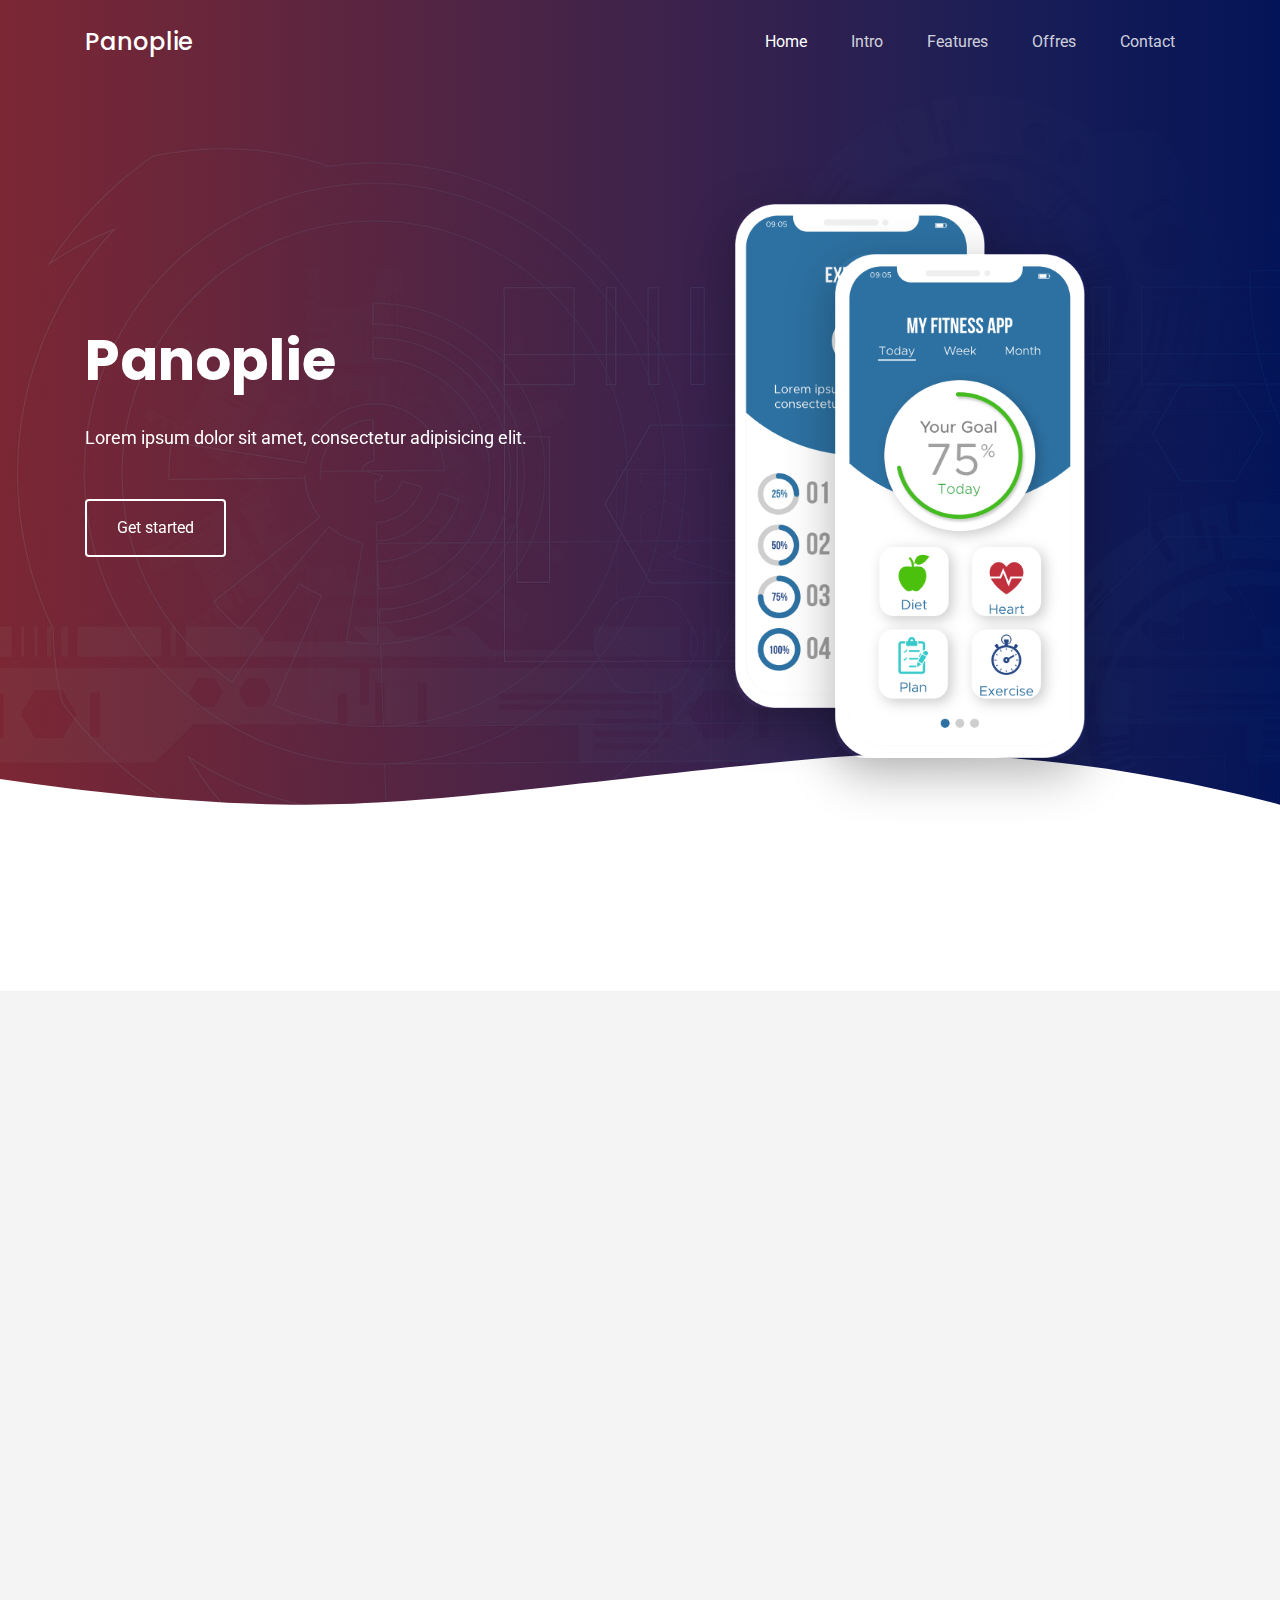
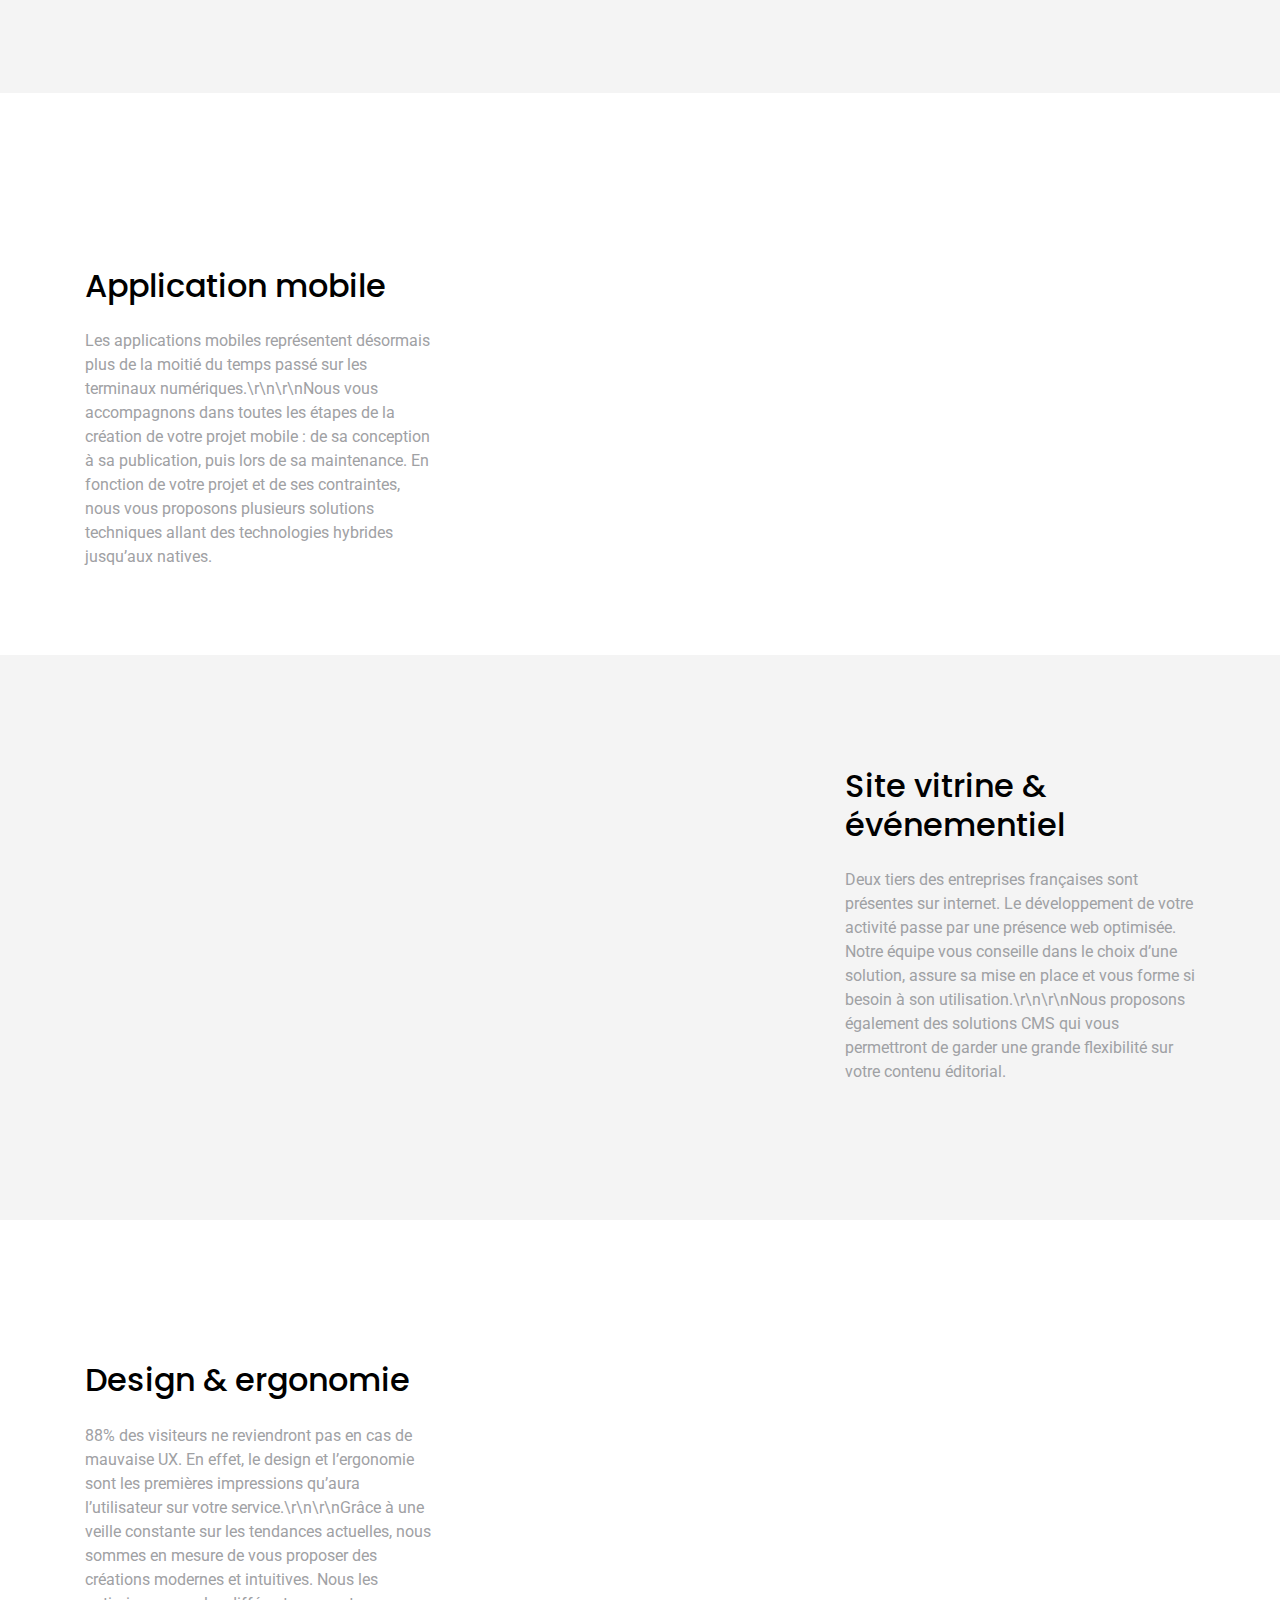
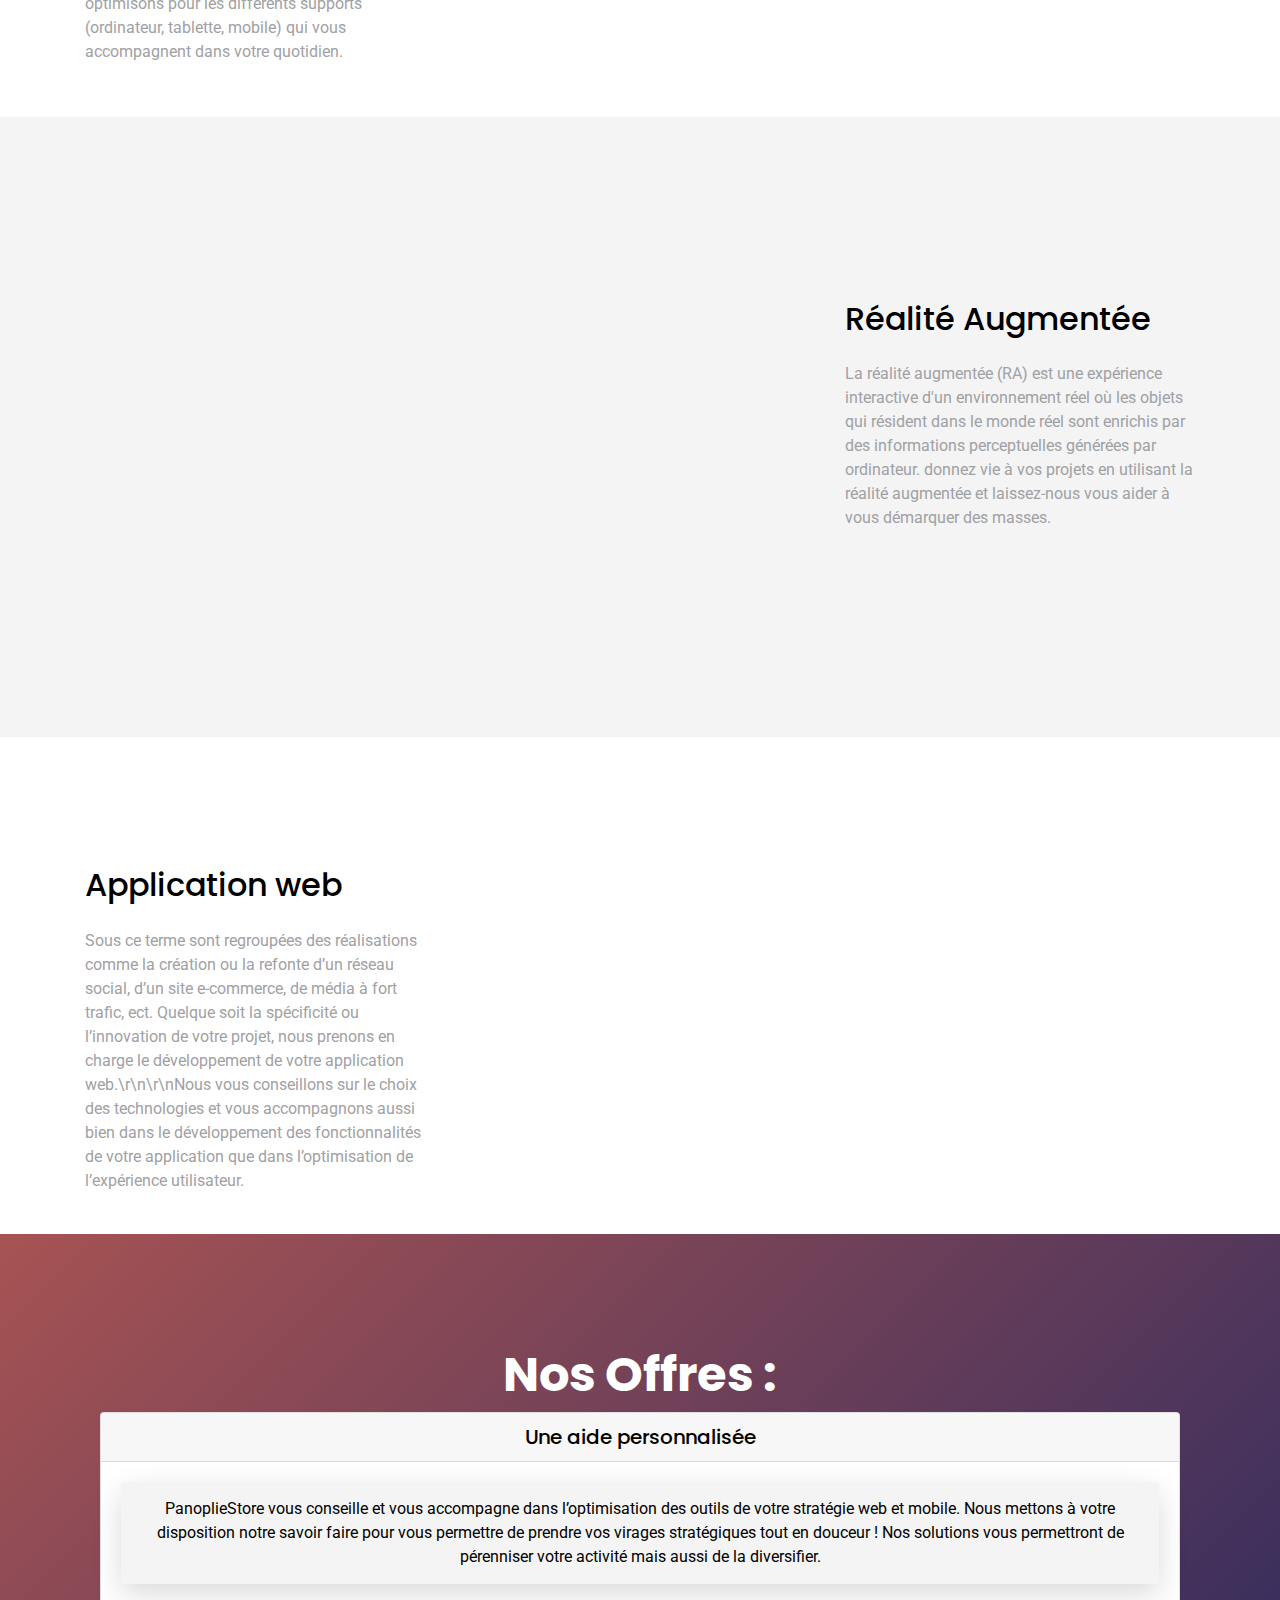
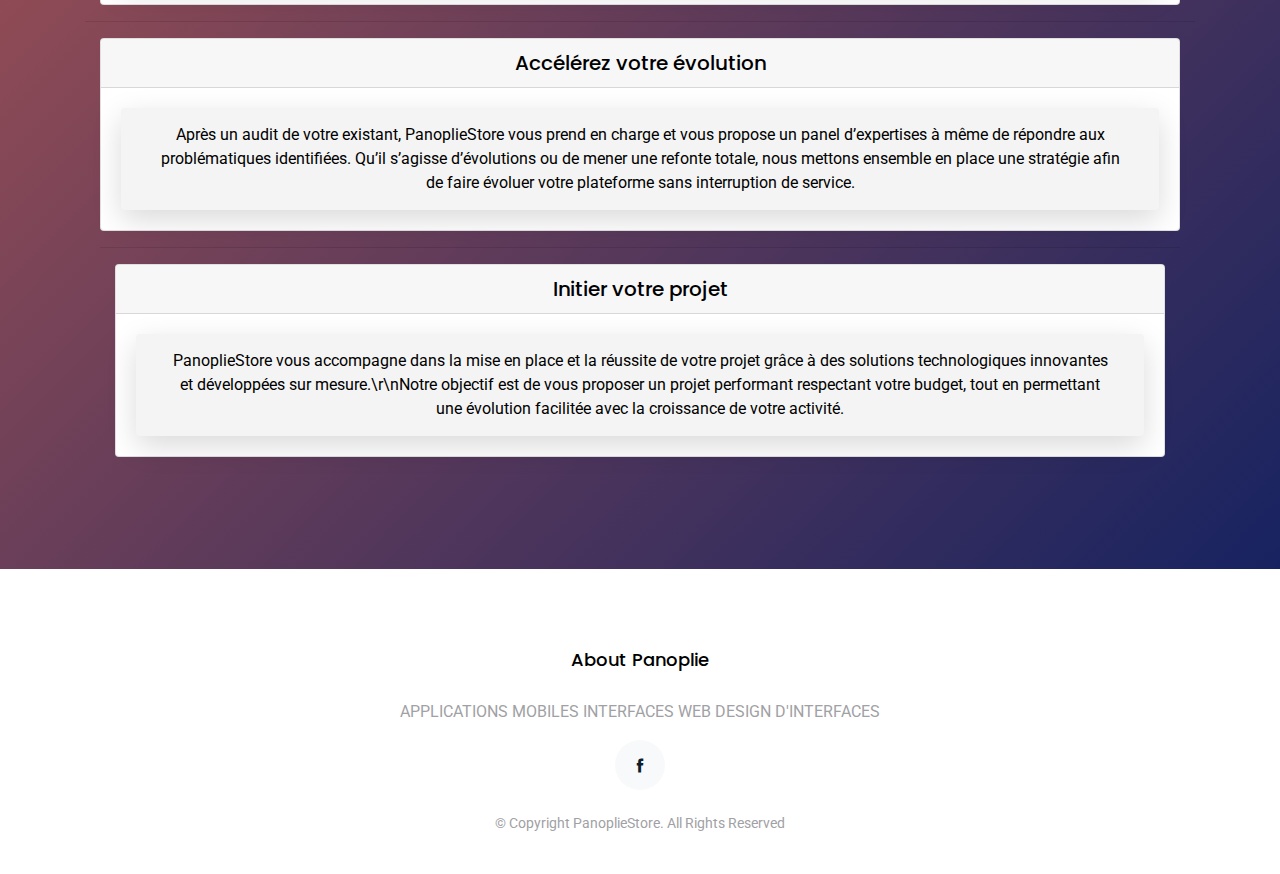
<file: index.html>
<!DOCTYPE html>
<html lang="en">

<head>
  <meta charset="utf-8">
  <title>Panoplie Store</title>
  <meta content="width=device-width, initial-scale=1.0" name="viewport">
  <meta content="" name="keywords">
  <meta content="" name="description">

  <!-- Favicons -->
  <link href="img/logo.png" rel="icon">
  <link href="img/apple-touch-icon.png" rel="apple-touch-icon">

  <!-- Google Fonts -->
  <link href="https://fonts.googleapis.com/css?family=Poppins:300,400,700|Roboto:300,400,700&display=swap"
    rel="stylesheet">

  <!-- Bootstrap CSS File -->
  <link href="vendor/bootstrap/css/bootstrap.min.css" rel="stylesheet">

  <!-- Vendor CSS Files -->
  <link href="vendor/icofont/icofont.min.css" rel="stylesheet">
  <link href="vendor/line-awesome/css/line-awesome.min.css" rel="stylesheet">
  <link href="vendor/aos/aos.css" rel="stylesheet">
  <link href="vendor/owlcarousel/assets/owl.carousel.min.css" rel="stylesheet">

  <!-- Template Main CSS File -->
  <link href="css/style.css" rel="stylesheet">

  <!-- =======================================================
    Template Name: Panoplie
    Template URL: https://bootstrapmade.com/softland-bootstrap-app-landing-page-template/
    Author: BootstrapMade.com
    Author URL: https://bootstrapmade.com/
  ======================================================= -->
</head>

<body>

  <div class="site-wrap">

    <div class="site-mobile-menu site-navbar-target">
      <div class="site-mobile-menu-header">
        <div class="site-mobile-menu-close mt-3">
          <span class="icofont-close js-menu-toggle"></span>
        </div>
      </div>
      <div class="site-mobile-menu-body"></div>
    </div>

    <header class="site-navbar js-sticky-header site-navbar-target" role="banner">

      <div class="container">
        <div class="row align-items-center">

          <div class="col-6 col-lg-2">
            <h1 class="mb-0 site-logo"><a href="index.html" class="mb-0">Panoplie</a></h1>
          </div>

          <div class="col-12 col-md-10 d-none d-lg-block">
            <nav class="site-navigation position-relative text-right" role="navigation">

              <ul class="site-menu main-menu js-clone-nav mr-auto d-none d-lg-block">
                <li class="active"><a href="#" class="nav-link">Home</a></li>
                <li><a href="#intro" class="nav-link">Intro</a></li>
                <li><a href="#Features" class="nav-link">Features</a></li>
                <li><a href="#Offres" class="nav-link">Offres</a></li>
                <li><a href="#Contact" class="nav-link">Contact</a></li>
              </ul>
            </nav>
          </div>


          <div class="col-6 d-inline-block d-lg-none ml-md-0 py-3" style="position: relative; top: 3px;">

            <a href="#" class="burger site-menu-toggle js-menu-toggle" data-toggle="collapse"
              data-target="#main-navbar">
              <span></span>
            </a>
          </div>

        </div>
      </div>

    </header>


    <main id="main">
      <div class="hero-section">
        <div class="wave">
          <svg width="100%" height="355px" viewBox="0 0 1920 355" version="1.1" xmlns="http://www.w3.org/2000/svg"
            xmlns:xlink="http://www.w3.org/1999/xlink">
            <g id="Page-1" stroke="none" stroke-width="1" fill="none" fill-rule="evenodd">
              <g id="Apple-TV" transform="translate(0.000000, -402.000000)" fill="#FFFFFF">
                <path
                  d="M0,439.134243 C175.04074,464.89273 327.944386,477.771974 458.710937,477.771974 C654.860765,477.771974 870.645295,442.632362 1205.9828,410.192501 C1429.54114,388.565926 1667.54687,411.092417 1920,477.771974 L1920,757 L1017.15166,757 L0,757 L0,439.134243 Z"
                  id="Path"></path>
              </g>
            </g>
          </svg>
        </div>

        <div class="container">
          <div class="row align-items-center">
            <div class="col-12 hero-text-image">
              <div class="row">
                <div class="col-lg-7 text-center text-lg-left">
                  <h1 data-aos="fade-right">Panoplie </h1>
                  <p class="mb-5" data-aos="fade-right" data-aos-delay="100">Lorem ipsum dolor sit amet, consectetur
                    adipisicing elit.</p>
                  <p data-aos="fade-right" data-aos-delay="200" data-aos-offset="-500"><a href="#intro"
                      class="btn btn-outline-white">Get started</a></p>
                </div>
                <div class="col-lg-5 iphone-wrap">
                  <img src="img/phone_1.png" alt="Image" class="phone-1" data-aos="fade-right">
                  <img src="img/phone_2.png" alt="Image" class="phone-2" data-aos="fade-right" data-aos-delay="200">
                </div>
              </div>
            </div>
          </div>
        </div>
      </div> <!-- .hero-section -->

      <div class="site-section" style="background-color: #f4f4f4;" id="intro">
        <div class="container">

          <div class="row justify-content-center text-center mb-5">
            <div class="col-md-5" data-aos="fade-up">
              <h2 class="section-heading">La solution entreprise dans votre poche</h2>
            </div>
          </div>

          <div class="row">
            <div class="col-md-4" data-aos="fade-up" data-aos-delay="">
              <div class="feature-1 text-center">
                <div class="wrap-icon icon-1">
                  <span class="icon la la-cog"></span>
                </div>
                <h3 class="mb-3">Réflexion & conception</h3>
              </div>
            </div>
            <div class="col-md-4" data-aos="fade-up" data-aos-delay="100">
              <div class="feature-1 text-center">
                <div class="wrap-icon icon-1">
                  <span class="icon la la-edit"></span>
                </div>
                <h3 class="mb-3">Design</h3>
              </div>
            </div>
            <div class="col-md-4" data-aos="fade-up" data-aos-delay="200">
              <div class="feature-1 text-center">
                <div class="wrap-icon icon-1">
                  <span class="icon la la-file-code-o"></span>
                </div>
                <h3 class="mb-3">Développement</h3>
              </div>
            </div>
            <div class="col-md-4" data-aos="fade-up" data-aos-delay="200">
              <div class="feature-1 text-center">
                <div class="wrap-icon icon-1">
                  <span class="icon la la-globe"></span>
                </div>
                <h3 class="mb-3">Validation & mise en ligne</h3>
              </div>
            </div>
            <div class="col-md-4" data-aos="fade-up" data-aos-delay="200">
              <div class="feature-1 text-center">
                <div class="wrap-icon icon-1">
                  <span class="icon la la-gears"></span>
                </div>
                <h3 class="mb-3">Maintenance & évolution</h3>
              </div>
            </div>
          </div>

        </div>
      </div> <!-- .site-section -->

      <div class="site-section pb-0" id="Features">
        <div class="container">
          <div class="row align-items-center">
            <div class="col-md-4 mr-auto">
              <h2 class="mb-4">Application mobile

              </h2>
              <p class="mb-4">Les applications mobiles représentent désormais plus de la moitié du temps passé sur les terminaux numériques.\r\n\r\nNous vous accompagnons dans toutes les étapes de la création de votre projet mobile : de sa conception à sa publication, puis lors de sa maintenance. En fonction de votre projet et de ses contraintes, nous vous proposons plusieurs solutions techniques allant des technologies hybrides jusqu’aux natives.</p>
            </div>
            <div class="col-md-6" data-aos="fade-left">
              <img src="img/undraw_develop_app.png" alt="Image" class="img-fluid">
            </div>
          </div>
        </div>
      </div> <!-- .site-section -->

      <div class="site-section" style="background-color: #f4f4f4;">
        <div class="container">
          <div class="row align-items-center">
            <div class="col-md-4 ml-auto order-2">
              <h2 class="mb-4">Site vitrine & événementiel</h2>
              <p class="mb-4">Deux tiers des entreprises françaises sont présentes sur internet. Le développement de votre activité passe par une présence web optimisée. Notre équipe vous conseille dans le choix d’une solution, assure sa mise en place et vous forme si besoin à son utilisation.\r\n\r\nNous proposons également des solutions CMS qui vous permettront de garder une grande flexibilité sur votre contenu éditorial.</p>
            </div>
            <div class="col-md-6" data-aos="fade-right">
              <img src="img/undraw_work_together.png" alt="Image" class="img-fluid">
            </div>
          </div>
        </div>
      </div> <!-- .site-section -->

      <div class="site-section pb-0">
        <div class="container">
          <div class="row align-items-center">
            <div class="col-md-4 mr-auto">
              <h2 class="mb-4">Design & ergonomie</h2>
              <p class="mb-4">88% des visiteurs ne reviendront pas en cas de mauvaise UX. En effet, le design et l’ergonomie sont les premières impressions qu’aura l’utilisateur sur votre service.\r\n\r\nGrâce à une veille constante sur les tendances actuelles, nous sommes en mesure de vous proposer des créations modernes et intuitives. Nous les optimisons pour les différents supports (ordinateur, tablette, mobile) qui vous accompagnent dans votre quotidien.</p>
            </div>
            <div class="col-md-6" data-aos="fade-left">
              <img src="img/undraw_begin_chat.png" alt="Image" class="img-fluid">
            </div>
          </div>
        </div>
      </div> <!-- .site-section -->

      <div class="site-section" style="background-color: #f4f4f4;">
        <div class="container">
          <div class="row align-items-center">
            <div class="col-md-4 ml-auto order-2">
              <h2 class="mb-4">Réalité Augmentée</h2>
              <p class="mb-4">La réalité augmentée (RA) est une expérience interactive d'un environnement réel où les objets qui résident dans le monde réel sont enrichis par des informations perceptuelles générées par ordinateur. donnez vie à vos projets en utilisant la réalité augmentée et laissez-nous vous aider à vous démarquer des masses.</p>
            </div>
            <div class="col-md-6" data-aos="fade-right">
              <img src="img/undraw_feedback.png" alt="Image" class="img-fluid">
            </div>
          </div>
        </div>
      </div> <!-- .site-section -->

      <div class="site-section pb-0">
        <div class="container">
          <div class="row align-items-center">
            <div class="col-md-4 mr-auto">
              <h2 class="mb-4">Application web</h2>
              <p class="mb-4">Sous ce terme sont regroupées des réalisations comme la création ou la refonte d’un réseau social, d’un site e-commerce, de média à fort trafic, ect. Quelque soit la spécificité ou l’innovation de votre projet, nous prenons en charge le développement de votre application web.\r\n\r\nNous vous conseillons sur le choix des technologies et vous accompagnons aussi bien dans le développement des fonctionnalités de votre application que dans l’optimisation de l’expérience utilisateur.</p>
            </div>
            <div class="col-md-6" data-aos="fade-left">
              <img src="img/undraw_begin_chat.png" alt="Image" class="img-fluid">
            </div>
          </div>
        </div>
      </div> <!-- .site-section -->

      <div class="site-section cta-section" id="Offres">
        <div class="container">
          <div class="row align-items-center">
            <div class="col-md-12 mr-auto text-center  mb-5 mb-md-0">
              <h2>Nos Offres : </h2>
            </div>
            <hr>
            <div class="col-md-12 text-center ">
              <div class="col-sm-12">
                <div class="card">
                  <h5 class="card-header">Une aide personnalisée</h5>
                  <div class="card-body">
                    <div class="row">
                      
                      <div class="col-md-12">
                        <a href="#" class="btn btn-primary" style="background-color: #f4f4f4; color: black;">PanoplieStore vous conseille et vous accompagne dans 
                          l’optimisation des outils de votre stratégie web et mobile. 
                          Nous mettons à votre disposition notre savoir faire pour vous permettre 
                          de prendre vos virages stratégiques tout en douceur ! Nos solutions 
                          vous permettront de pérenniser votre activité mais aussi de la diversifier.</a>
                      </div>
                    </div>
                  </div>
                </div>
              </div>
              <hr>
              <div class="col-sm-12">
                <div class="card">
                  <h5 class="card-header">Accélérez votre évolution</h5>
                  <div class="card-body">
                    <div class="row">
                      <div class="col-md-12">
                        <a href="#" class="btn btn-primary" style="background-color: #f4f4f4; color: black;">Après un audit de votre existant, 
                          PanoplieStore vous prend en charge et vous propose un panel d’expertises 
                          à même de répondre aux problématiques identifiées. Qu’il s’agisse d’évolutions ou 
                          de mener une refonte totale, nous mettons ensemble en place une stratégie afin de 
                          faire évoluer votre plateforme sans interruption de service.</a>
                      </div>
                    </div>
                  </div>
                </div>
                <hr>
                <div class="col-sm-12">
                  <div class="card">
                    <h5 class="card-header">Initier votre projet</h5>
                    <div class="card-body">
                      <div class="row">
                        <div class="col-md-12">
                          <a href="#" class="btn btn-primary" style="background-color: #f4f4f4; color: black;">PanoplieStore vous accompagne dans la mise 
                            en place et la réussite de votre projet grâce à des solutions technologiques 
                            innovantes et développées sur mesure.\r\nNotre objectif est de vous proposer 
                            un projet performant respectant votre budget, tout en permettant une évolution facilitée avec la croissance de votre activité.</a>
                        </div>
                      </div>
                    </div>
                  </div>
                </div>
              </div>
            </div>
          </div>
        </div>
      </div> <!-- .site-section -->
    </main>

    <footer class="footer" role="contentinfo">
      <div class="container">
        <div class="row">
          <div class="col-md-12 mb-2 mb-md-0 text-center">
            <h3>About Panoplie</h3>
            <p>APPLICATIONS MOBILES INTERFACES WEB DESIGN D'INTERFACES</p>
            <p class="social">
              <a href="https://web.facebook.com/maloventr/"><span class="icofont-facebook"></span></a>
            </p>
          </div>
        </div>

        <div class="row justify-content-center text-center">
          <div class="col-md-7">
            <p class="copyright">&copy; Copyright PanoplieStore. All Rights Reserved</p>
            <div class="credits">
            </div>
          </div>
        </div>

      </div>
    </footer>
  </div> <!-- .site-wrap -->

  <a href="#" class="back-to-top"><i class="icofont-simple-up"></i></a>

  <!-- Vendor JS Files -->
  <script src="vendor/jquery/jquery.min.js"></script>
  <script src="vendor/jquery/jquery-migrate.min.js"></script>
  <script src="vendor/bootstrap/js/bootstrap.min.js"></script>
  <script src="vendor/easing/easing.min.js"></script>
  <script src="vendor/php-email-form/validate.js"></script>
  <script src="vendor/sticky/sticky.js"></script>
  <script src="vendor/aos/aos.js"></script>
  <script src="vendor/owlcarousel/owl.carousel.min.js"></script>

  <!-- Template Main JS File -->
  <script src="js/main.js"></script>

</body>

</html>
</file>
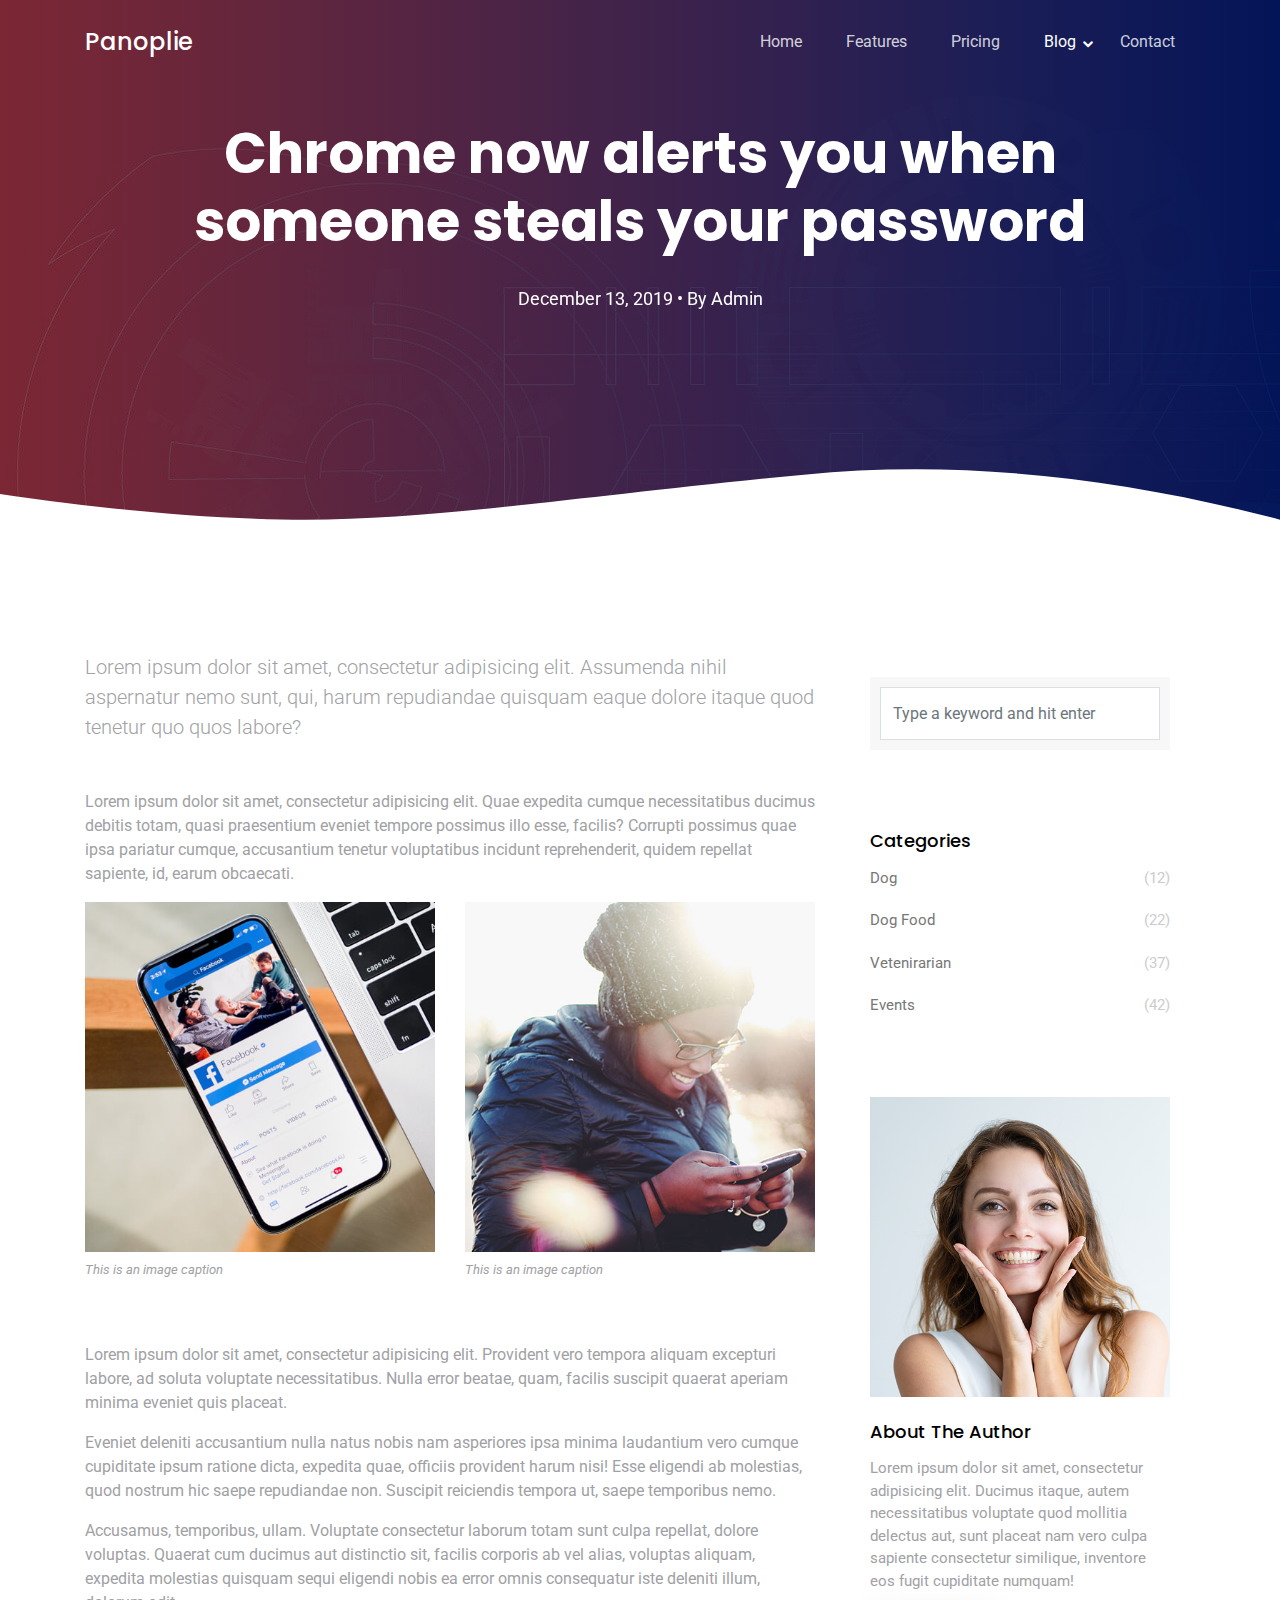
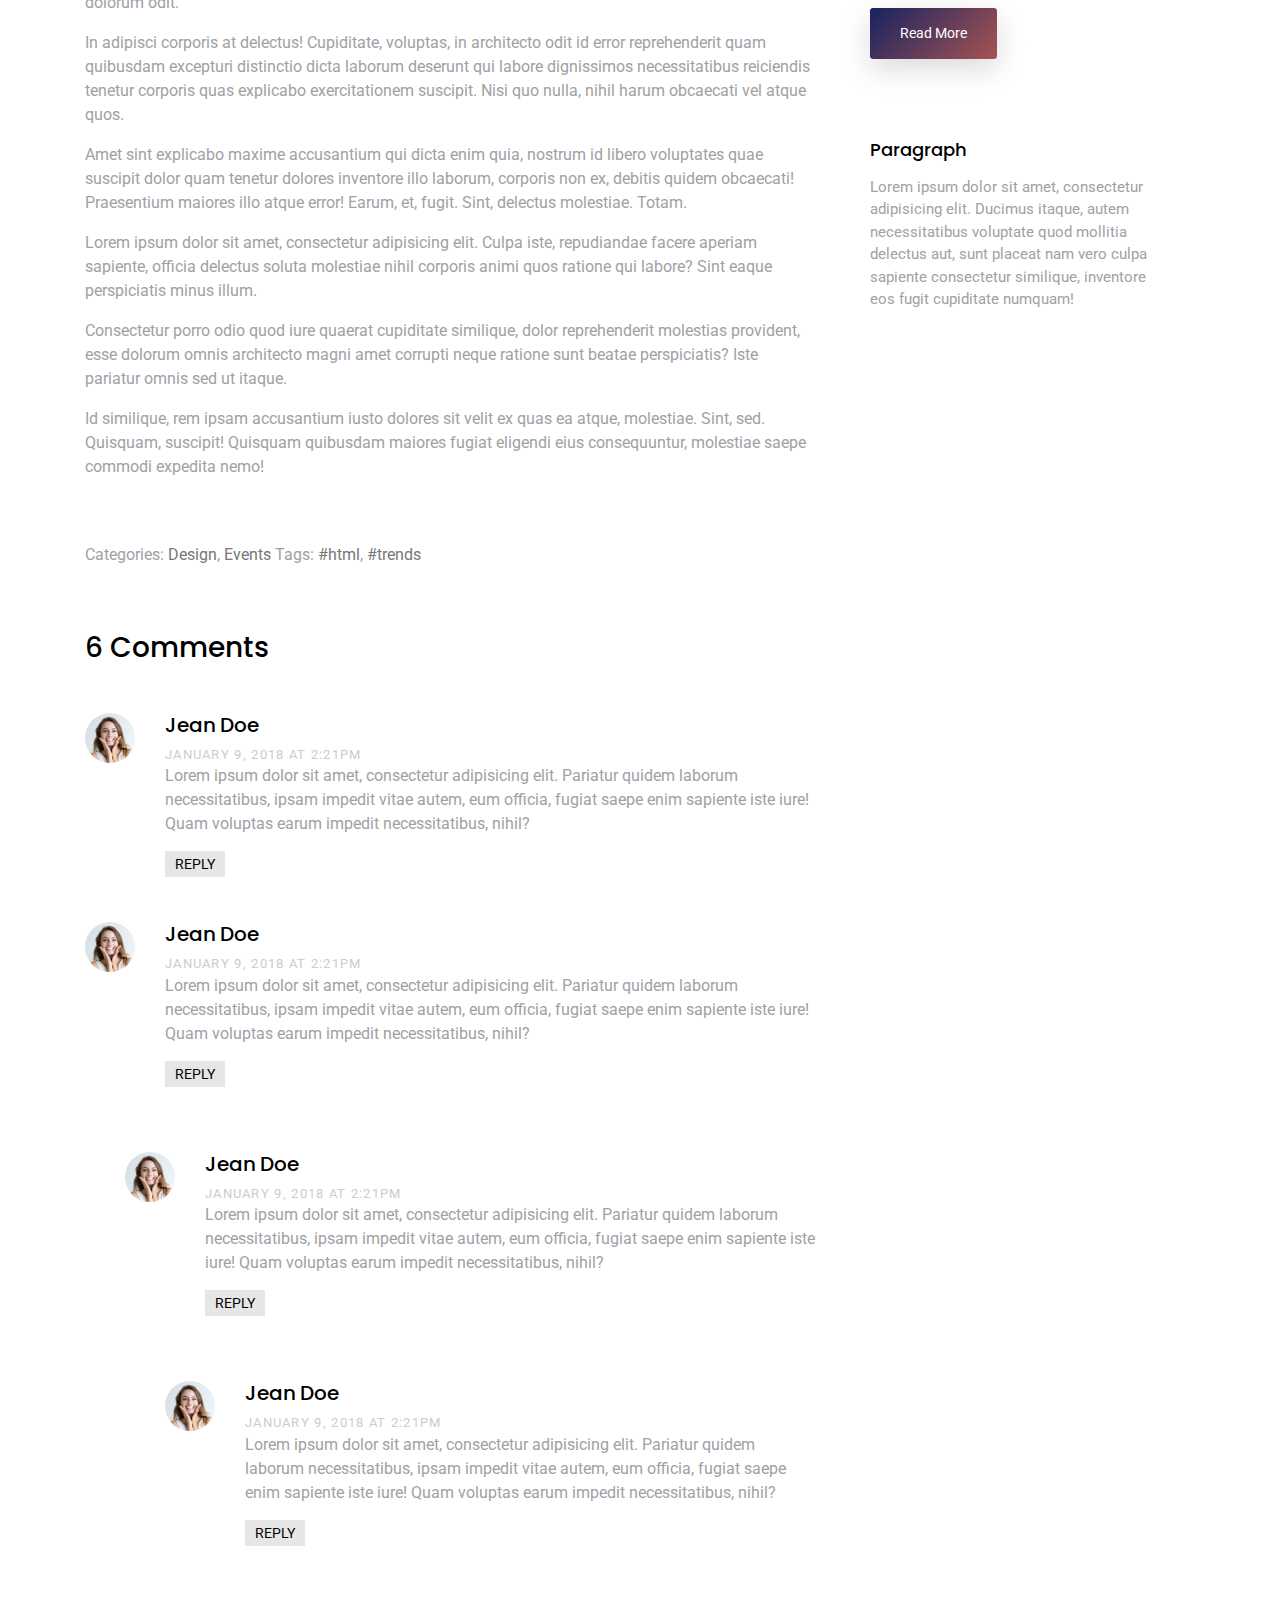
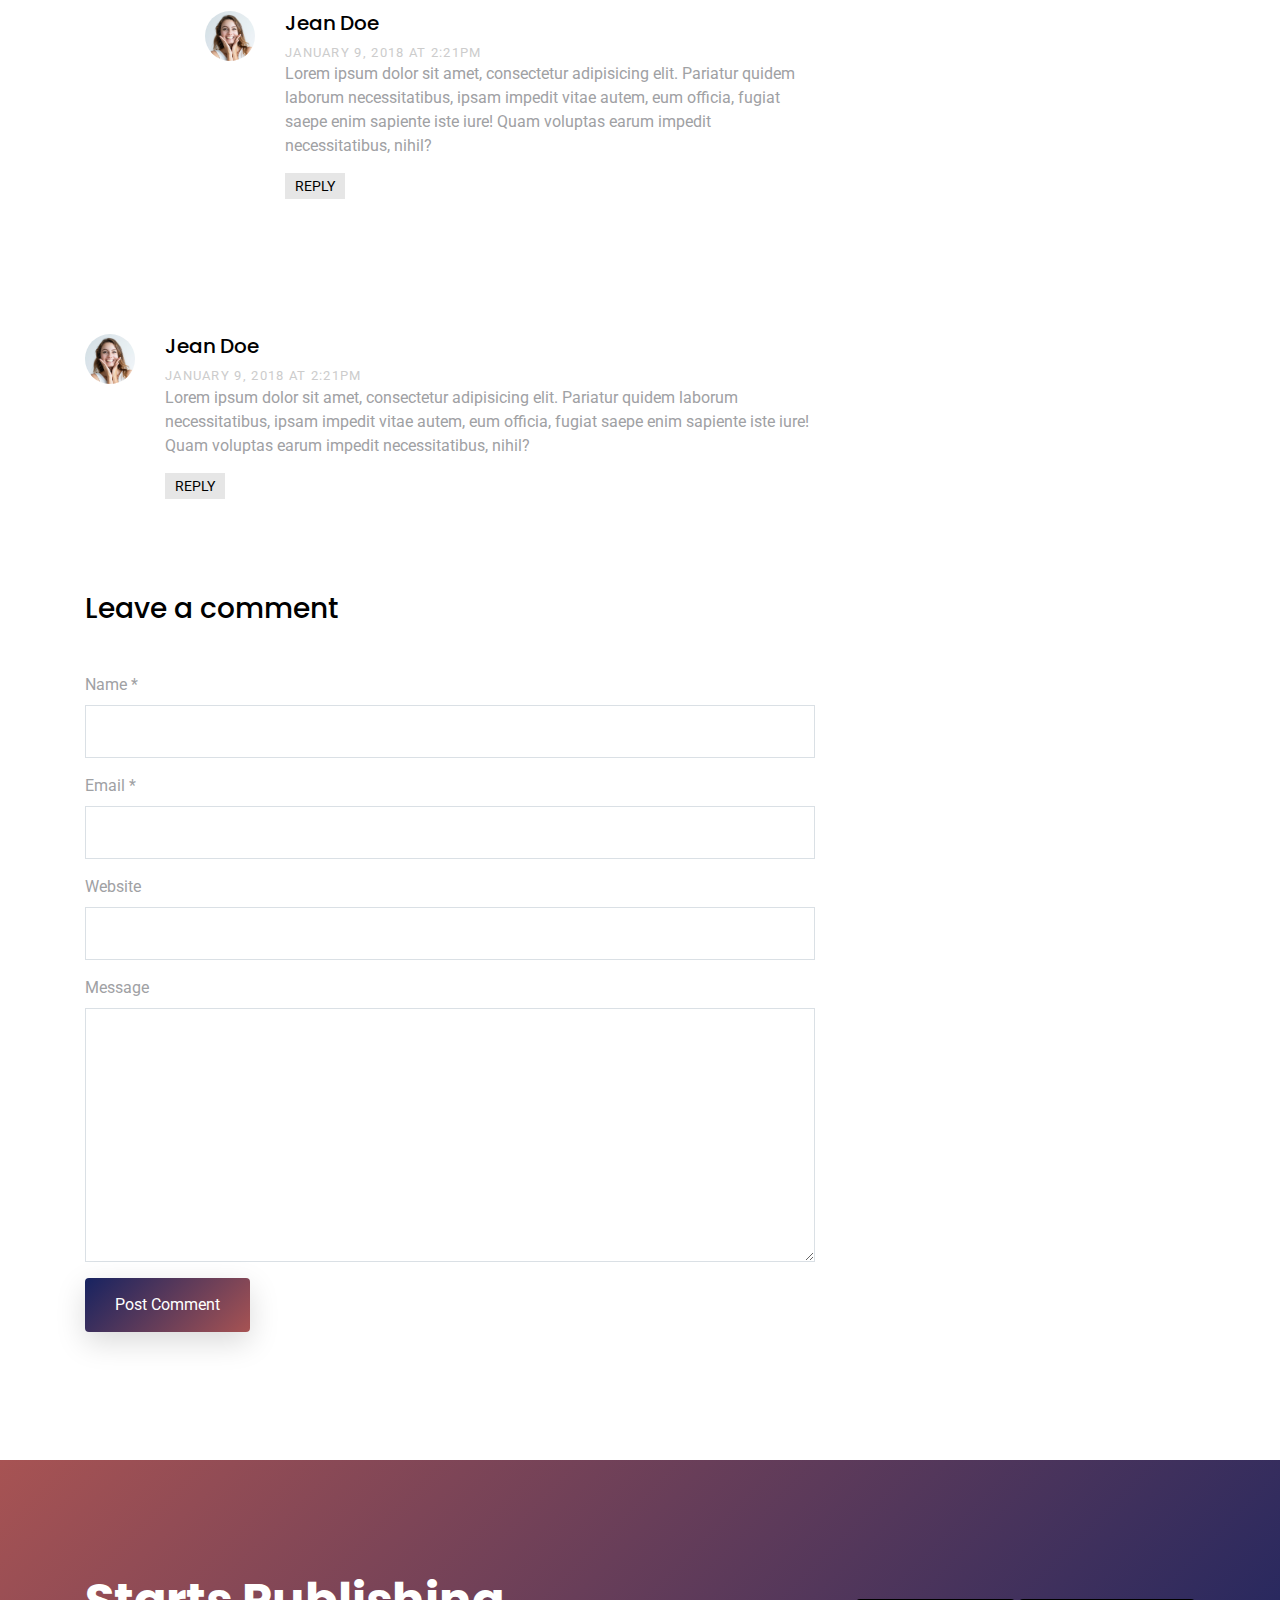
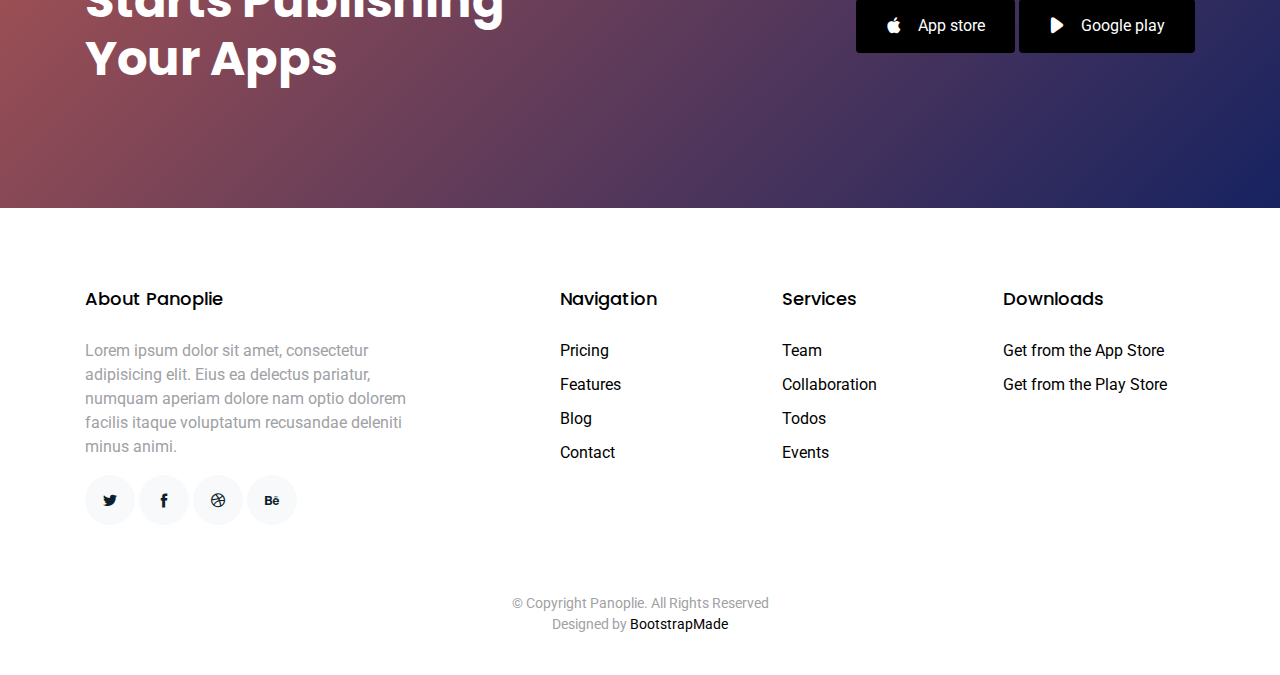
<file: blog-single.html>
<!DOCTYPE html>
<html lang="en">
<head>
  <meta charset="utf-8">
  <title>Pricing - Blog Single</title>
  <meta content="width=device-width, initial-scale=1.0" name="viewport">
  <meta content="" name="keywords">
  <meta content="" name="description">

  <!-- Favicons -->
  <link href="img/favicon.png" rel="icon">
  <link href="img/apple-touch-icon.png" rel="apple-touch-icon">

  <!-- Google Fonts -->
  <link href="https://fonts.googleapis.com/css?family=Poppins:300,400,700|Roboto:300,400,700&display=swap" rel="stylesheet">

  <!-- Bootstrap CSS File -->
  <link href="vendor/bootstrap/css/bootstrap.min.css" rel="stylesheet">

  <!-- Vendor CSS Files -->
  <link href="vendor/icofont/icofont.min.css" rel="stylesheet">
  <link href="vendor/line-awesome/css/line-awesome.min.css" rel="stylesheet">
  <link href="vendor/aos/aos.css" rel="stylesheet">
  <link href="vendor/owlcarousel/assets/owl.carousel.min.css" rel="stylesheet">

  <!-- Template Main CSS File -->
  <link href="css/style.css" rel="stylesheet">

  <!-- =======================================================
    Template Name: Panoplie
    Template URL: https://bootstrapmade.com/softland-bootstrap-app-landing-page-template/
    Author: BootstrapMade.com
    Author URL: https://bootstrapmade.com/
  ======================================================= -->
</head>

<body>
    
  <div class="site-wrap">

    <div class="site-mobile-menu site-navbar-target">
      <div class="site-mobile-menu-header">
        <div class="site-mobile-menu-close mt-3">
          <span class="icofont-close js-menu-toggle"></span>
        </div>
      </div>
      <div class="site-mobile-menu-body"></div>
    </div>

    <header class="site-navbar js-sticky-header site-navbar-target" role="banner" >

      <div class="container">
        <div class="row align-items-center">
          
          <div class="col-6 col-lg-2">
            <h1 class="mb-0 site-logo"><a href="index.html" class="mb-0">Panoplie</a></h1>
          </div>

          <div class="col-12 col-md-10 d-none d-lg-block">
            <nav class="site-navigation position-relative text-right" role="navigation">

              <ul class="site-menu main-menu js-clone-nav mr-auto d-none d-lg-block">
                <li><a href="index.html" class="nav-link">Home</a></li>
                <li><a href="features.html" class="nav-link">Features</a></li>
                <li><a href="pricing.html" class="nav-link">Pricing</a></li>
                
                <li class="has-children active">
                  <a href="blog.html" class="nav-link">Blog</a>
                  <ul class="dropdown">
                    <li><a href="blog.html" class="nav-link">Blog</a></li>
                    <li><a href="blog-single.html" class="active nav-link">Blog Sigle</a></li>
                  </ul>
                </li>
                <li><a href="contact.html" class="nav-link">Contact</a></li>
              </ul>
            </nav>
          </div>


          <div class="col-6 d-inline-block d-lg-none ml-md-0 py-3" style="position: relative; top: 3px;">

            <a href="#" class="burger site-menu-toggle js-menu-toggle" data-toggle="collapse" data-target="#main-navbar">
              <span></span>
            </a>
          </div>

        </div>
      </div>
      
    </header>


    <main id="main">
      <div class="hero-section inner-page">
        <div class="wave">
          
          <svg width="1920px" height="265px" viewBox="0 0 1920 265" version="1.1" xmlns="http://www.w3.org/2000/svg" xmlns:xlink="http://www.w3.org/1999/xlink">
              <g id="Page-1" stroke="none" stroke-width="1" fill="none" fill-rule="evenodd">
                  <g id="Apple-TV" transform="translate(0.000000, -402.000000)" fill="#FFFFFF">
                      <path d="M0,439.134243 C175.04074,464.89273 327.944386,477.771974 458.710937,477.771974 C654.860765,477.771974 870.645295,442.632362 1205.9828,410.192501 C1429.54114,388.565926 1667.54687,411.092417 1920,477.771974 L1920,667 L1017.15166,667 L0,667 L0,439.134243 Z" id="Path"></path>
                  </g>
              </g>
          </svg>

        </div>

        <div class="container">
          <div class="row align-items-center">
            <div class="col-12">
              <div class="row justify-content-center">
                <div class="col-md-10 text-center hero-text">
                  <h1 data-aos="fade-up" data-aos-delay="">Chrome now alerts you when someone steals your password</h1>
                  <p class="mb-5" data-aos="fade-up"  data-aos-delay="100">December 13, 2019 &bullet; By <a href="#" class="text-white">Admin</a></p>  
                </div>
              </div>
            </div>
          </div>
        </div>
        
      </div>

      

      <section class="site-section">
      <div class="container">
        <div class="row">
          <div class="col-md-8 blog-content">

            <p class="lead mb-5">Lorem ipsum dolor sit amet, consectetur adipisicing elit. Assumenda nihil aspernatur nemo sunt, qui, harum repudiandae quisquam eaque dolore itaque quod tenetur quo quos labore?</p>
            <p>Lorem ipsum dolor sit amet, consectetur adipisicing elit. Quae expedita cumque necessitatibus ducimus debitis totam, quasi praesentium eveniet tempore possimus illo esse, facilis? Corrupti possimus quae ipsa pariatur cumque, accusantium tenetur voluptatibus incidunt reprehenderit, quidem repellat sapiente, id, earum obcaecati.</p>

            <div class="row mb-5">
              <div class="col-md-6">
                <figure><img src="img/img_1.jpg" alt="Free Website Template by Free-Template.co" class="img-fluid">
                  <figcaption>This is an image caption</figcaption></figure>
              </div>
              <div class="col-md-6">
                <figure><img src="img/img_2.jpg" alt="Free Website Template by Free-Template.co" class="img-fluid">
                  <figcaption>This is an image caption</figcaption></figure>
              </div>
            </div>
            

            <blockquote><p>Lorem ipsum dolor sit amet, consectetur adipisicing elit. Provident vero tempora aliquam excepturi labore, ad soluta voluptate necessitatibus. Nulla error beatae, quam, facilis suscipit quaerat aperiam minima eveniet quis placeat.</p></blockquote>

            <p>Eveniet deleniti accusantium nulla natus nobis nam asperiores ipsa minima laudantium vero cumque cupiditate ipsum ratione dicta, expedita quae, officiis provident harum nisi! Esse eligendi ab molestias, quod nostrum hic saepe repudiandae non. Suscipit reiciendis tempora ut, saepe temporibus nemo.</p>
            <p>Accusamus, temporibus, ullam. Voluptate consectetur laborum totam sunt culpa repellat, dolore voluptas. Quaerat cum ducimus aut distinctio sit, facilis corporis ab vel alias, voluptas aliquam, expedita molestias quisquam sequi eligendi nobis ea error omnis consequatur iste deleniti illum, dolorum odit.</p>
            <p>In adipisci corporis at delectus! Cupiditate, voluptas, in architecto odit id error reprehenderit quam quibusdam excepturi distinctio dicta laborum deserunt qui labore dignissimos necessitatibus reiciendis tenetur corporis quas explicabo exercitationem suscipit. Nisi quo nulla, nihil harum obcaecati vel atque quos.</p>
            <p>Amet sint explicabo maxime accusantium qui dicta enim quia, nostrum id libero voluptates quae suscipit dolor quam tenetur dolores inventore illo laborum, corporis non ex, debitis quidem obcaecati! Praesentium maiores illo atque error! Earum, et, fugit. Sint, delectus molestiae. Totam.</p>

            <p>Lorem ipsum dolor sit amet, consectetur adipisicing elit. Culpa iste, repudiandae facere aperiam sapiente, officia delectus soluta molestiae nihil corporis animi quos ratione qui labore? Sint eaque perspiciatis minus illum.</p>
            <p>Consectetur porro odio quod iure quaerat cupiditate similique, dolor reprehenderit molestias provident, esse dolorum omnis architecto magni amet corrupti neque ratione sunt beatae perspiciatis? Iste pariatur omnis sed ut itaque.</p>
            <p>Id similique, rem ipsam accusantium iusto dolores sit velit ex quas ea atque, molestiae. Sint, sed. Quisquam, suscipit! Quisquam quibusdam maiores fugiat eligendi eius consequuntur, molestiae saepe commodi expedita nemo!</p>
            <div class="pt-5">
              <p>Categories:  <a href="#">Design</a>, <a href="#">Events</a>  Tags: <a href="#">#html</a>, <a href="#">#trends</a></p>
            </div>


            <div class="pt-5">
              <h3 class="mb-5">6 Comments</h3>
              <ul class="comment-list">
                <li class="comment">
                  <div class="vcard bio">
                    <img src="img/person_1.jpg" alt="Free Website Template by Free-Template.co">
                  </div>
                  <div class="comment-body">
                    <h3>Jean Doe</h3>
                    <div class="meta">January 9, 2018 at 2:21pm</div>
                    <p>Lorem ipsum dolor sit amet, consectetur adipisicing elit. Pariatur quidem laborum necessitatibus, ipsam impedit vitae autem, eum officia, fugiat saepe enim sapiente iste iure! Quam voluptas earum impedit necessitatibus, nihil?</p>
                    <p><a href="#" class="reply">Reply</a></p>
                  </div>
                </li>

                <li class="comment">
                  <div class="vcard bio">
                    <img src="img/person_1.jpg" alt="Image placeholder">
                  </div>
                  <div class="comment-body">
                    <h3>Jean Doe</h3>
                    <div class="meta">January 9, 2018 at 2:21pm</div>
                    <p>Lorem ipsum dolor sit amet, consectetur adipisicing elit. Pariatur quidem laborum necessitatibus, ipsam impedit vitae autem, eum officia, fugiat saepe enim sapiente iste iure! Quam voluptas earum impedit necessitatibus, nihil?</p>
                    <p><a href="#" class="reply">Reply</a></p>
                  </div>

                  <ul class="children">
                    <li class="comment">
                      <div class="vcard bio">
                        <img src="img/person_1.jpg" alt="Image placeholder">
                      </div>
                      <div class="comment-body">
                        <h3>Jean Doe</h3>
                        <div class="meta">January 9, 2018 at 2:21pm</div>
                        <p>Lorem ipsum dolor sit amet, consectetur adipisicing elit. Pariatur quidem laborum necessitatibus, ipsam impedit vitae autem, eum officia, fugiat saepe enim sapiente iste iure! Quam voluptas earum impedit necessitatibus, nihil?</p>
                        <p><a href="#" class="reply">Reply</a></p>
                      </div>


                      <ul class="children">
                        <li class="comment">
                          <div class="vcard bio">
                            <img src="img/person_1.jpg" alt="Image placeholder">
                          </div>
                          <div class="comment-body">
                            <h3>Jean Doe</h3>
                            <div class="meta">January 9, 2018 at 2:21pm</div>
                            <p>Lorem ipsum dolor sit amet, consectetur adipisicing elit. Pariatur quidem laborum necessitatibus, ipsam impedit vitae autem, eum officia, fugiat saepe enim sapiente iste iure! Quam voluptas earum impedit necessitatibus, nihil?</p>
                            <p><a href="#" class="reply">Reply</a></p>
                          </div>

                            <ul class="children">
                              <li class="comment">
                                <div class="vcard bio">
                                  <img src="img/person_1.jpg" alt="Image placeholder">
                                </div>
                                <div class="comment-body">
                                  <h3>Jean Doe</h3>
                                  <div class="meta">January 9, 2018 at 2:21pm</div>
                                  <p>Lorem ipsum dolor sit amet, consectetur adipisicing elit. Pariatur quidem laborum necessitatibus, ipsam impedit vitae autem, eum officia, fugiat saepe enim sapiente iste iure! Quam voluptas earum impedit necessitatibus, nihil?</p>
                                  <p><a href="#" class="reply">Reply</a></p>
                                </div>
                              </li>
                            </ul>
                        </li>
                      </ul>
                    </li>
                  </ul>
                </li>

                <li class="comment">
                  <div class="vcard bio">
                    <img src="img/person_1.jpg" alt="Image placeholder">
                  </div>
                  <div class="comment-body">
                    <h3>Jean Doe</h3>
                    <div class="meta">January 9, 2018 at 2:21pm</div>
                    <p>Lorem ipsum dolor sit amet, consectetur adipisicing elit. Pariatur quidem laborum necessitatibus, ipsam impedit vitae autem, eum officia, fugiat saepe enim sapiente iste iure! Quam voluptas earum impedit necessitatibus, nihil?</p>
                    <p><a href="#" class="reply">Reply</a></p>
                  </div>
                </li>
              </ul>
              <!-- END comment-list -->
              
              <div class="comment-form-wrap pt-5">
                <h3 class="mb-5">Leave a comment</h3>
                <form action="#" class="">
                  <div class="form-group">
                    <label for="name">Name *</label>
                    <input type="text" class="form-control" id="name">
                  </div>
                  <div class="form-group">
                    <label for="email">Email *</label>
                    <input type="email" class="form-control" id="email">
                  </div>
                  <div class="form-group">
                    <label for="website">Website</label>
                    <input type="url" class="form-control" id="website">
                  </div>

                  <div class="form-group">
                    <label for="message">Message</label>
                    <textarea name="" id="message" cols="30" rows="10" class="form-control"></textarea>
                  </div>
                  <div class="form-group">
                    <input type="submit" value="Post Comment" class="btn btn-primary">
                  </div>

                </form>
              </div>
            </div>

          </div>
          <div class="col-md-4 sidebar">
            <div class="sidebar-box">
              <form action="#" class="search-form">
                <div class="form-group">
                  <span class="icon fa fa-search"></span>
                  <input type="text" class="form-control" placeholder="Type a keyword and hit enter">
                </div>
              </form>
            </div>
            <div class="sidebar-box">
              <div class="categories">
                <h3>Categories</h3>
                <li><a href="#">Dog <span>(12)</span></a></li>
                <li><a href="#">Dog Food <span>(22)</span></a></li>
                <li><a href="#">Vetenirarian <span>(37)</span></a></li>
                <li><a href="#">Events<span>(42)</span></a></li>
              </div>
            </div>
            <div class="sidebar-box">
              <img src="img/person_1.jpg" alt="Image placeholder" class="img-fluid mb-4">
              <h3>About The Author</h3>
              <p>Lorem ipsum dolor sit amet, consectetur adipisicing elit. Ducimus itaque, autem necessitatibus voluptate quod mollitia delectus aut, sunt placeat nam vero culpa sapiente consectetur similique, inventore eos fugit cupiditate numquam!</p>
              <p><a href="#" class="btn btn-primary btn-sm">Read More</a></p>
            </div>

            <div class="sidebar-box">
              <h3>Paragraph</h3>
              <p>Lorem ipsum dolor sit amet, consectetur adipisicing elit. Ducimus itaque, autem necessitatibus voluptate quod mollitia delectus aut, sunt placeat nam vero culpa sapiente consectetur similique, inventore eos fugit cupiditate numquam!</p>
            </div>
          </div>
        </div>
      </div>
    </section>
      

      <div class="site-section cta-section">
        <div class="container">
          <div class="row align-items-center">
            <div class="col-md-6 mr-auto text-center text-md-left mb-5 mb-md-0">
              <h2>Starts Publishing Your Apps</h2>
            </div>
            <div class="col-md-5 text-center text-md-right">
              <p><a href="#" class="btn"><span class="icofont-brand-apple mr-3"></span>App store</a> <a href="#" class="btn"><span class="icofont-ui-play mr-3"></span>Google play</a></p>
            </div>
          </div>
        </div>
      </div>


    </main>
    <footer class="footer" role="contentinfo">
      <div class="container">
        <div class="row">
          <div class="col-md-4 mb-4 mb-md-0">
            <h3>About Panoplie</h3>
            <p>Lorem ipsum dolor sit amet, consectetur adipisicing elit. Eius ea delectus pariatur, numquam aperiam dolore nam optio dolorem facilis itaque voluptatum recusandae deleniti minus animi.</p>
            <p class="social">
              <a href="#"><span class="icofont-twitter"></span></a>
              <a href="#"><span class="icofont-facebook"></span></a>
              <a href="#"><span class="icofont-dribbble"></span></a>
              <a href="#"><span class="icofont-behance"></span></a>
            </p>
          </div>
          <div class="col-md-7 ml-auto">
            <div class="row site-section pt-0">
              <div class="col-md-4 mb-4 mb-md-0">
                <h3>Navigation</h3>
                <ul class="list-unstyled">
                  <li><a href="#">Pricing</a></li>
                  <li><a href="#">Features</a></li>
                  <li><a href="#">Blog</a></li>
                  <li><a href="#">Contact</a></li>
                </ul>
              </div>
              <div class="col-md-4 mb-4 mb-md-0">
                <h3>Services</h3>
                <ul class="list-unstyled">
                  <li><a href="#">Team</a></li>
                  <li><a href="#">Collaboration</a></li>
                  <li><a href="#">Todos</a></li>
                  <li><a href="#">Events</a></li>
                </ul>
              </div>
              <div class="col-md-4 mb-4 mb-md-0">
                <h3>Downloads</h3>
                <ul class="list-unstyled">
                  <li><a href="#">Get from the App Store</a></li>
                  <li><a href="#">Get from the Play Store</a></li>
                </ul>
              </div>
            </div>
          </div>
        </div>

        <div class="row justify-content-center text-center">
          <div class="col-md-7">
            <p class="copyright">&copy; Copyright Panoplie. All Rights Reserved</p>
            <div class="credits">
              <!--
                All the links in the footer should remain intact.
                You can delete the links only if you purchased the pro version.
                Licensing information: https://bootstrapmade.com/license/
                Purchase the pro version with working PHP/AJAX contact form: https://bootstrapmade.com/buy/?theme=Panoplie
              -->
              Designed by <a href="https://bootstrapmade.com/">BootstrapMade</a>
            </div>
          </div>
        </div>

      </div>
    </footer>
  </div> <!-- .site-wrap -->
  
  <!-- Vendor JS Files -->
  <script src="vendor/jquery/jquery.min.js"></script>
  <script src="vendor/jquery/jquery-migrate.min.js"></script>
  <script src="vendor/bootstrap/js/bootstrap.min.js"></script>
  <script src="vendor/easing/easing.min.js"></script>
  <script src="vendor/php-email-form/validate.js"></script>
  <script src="vendor/sticky/sticky.js"></script>
  <script src="vendor/aos/aos.js"></script>
  <script src="vendor/owlcarousel/owl.carousel.min.js"></script>

  <!-- Template Main JS File -->
  <script src="js/main.js"></script>

  </body>
</html>
</file>
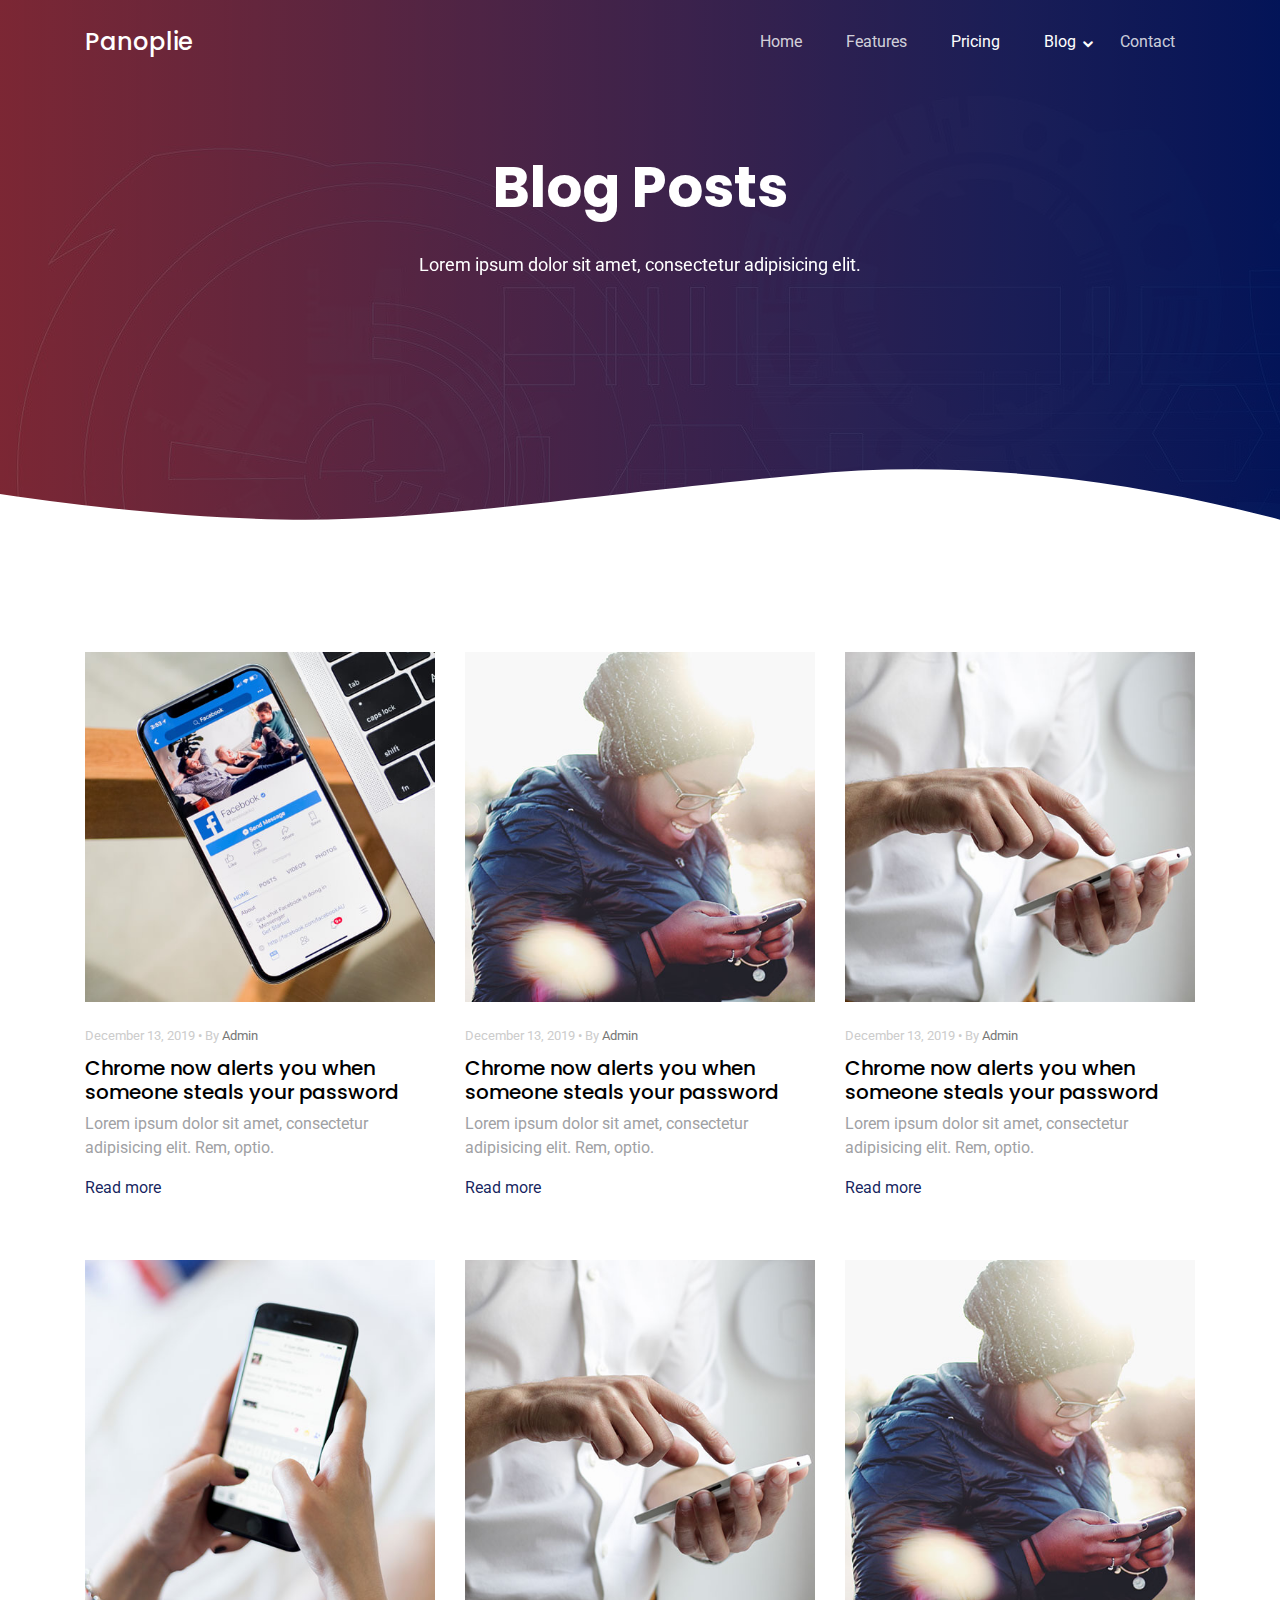
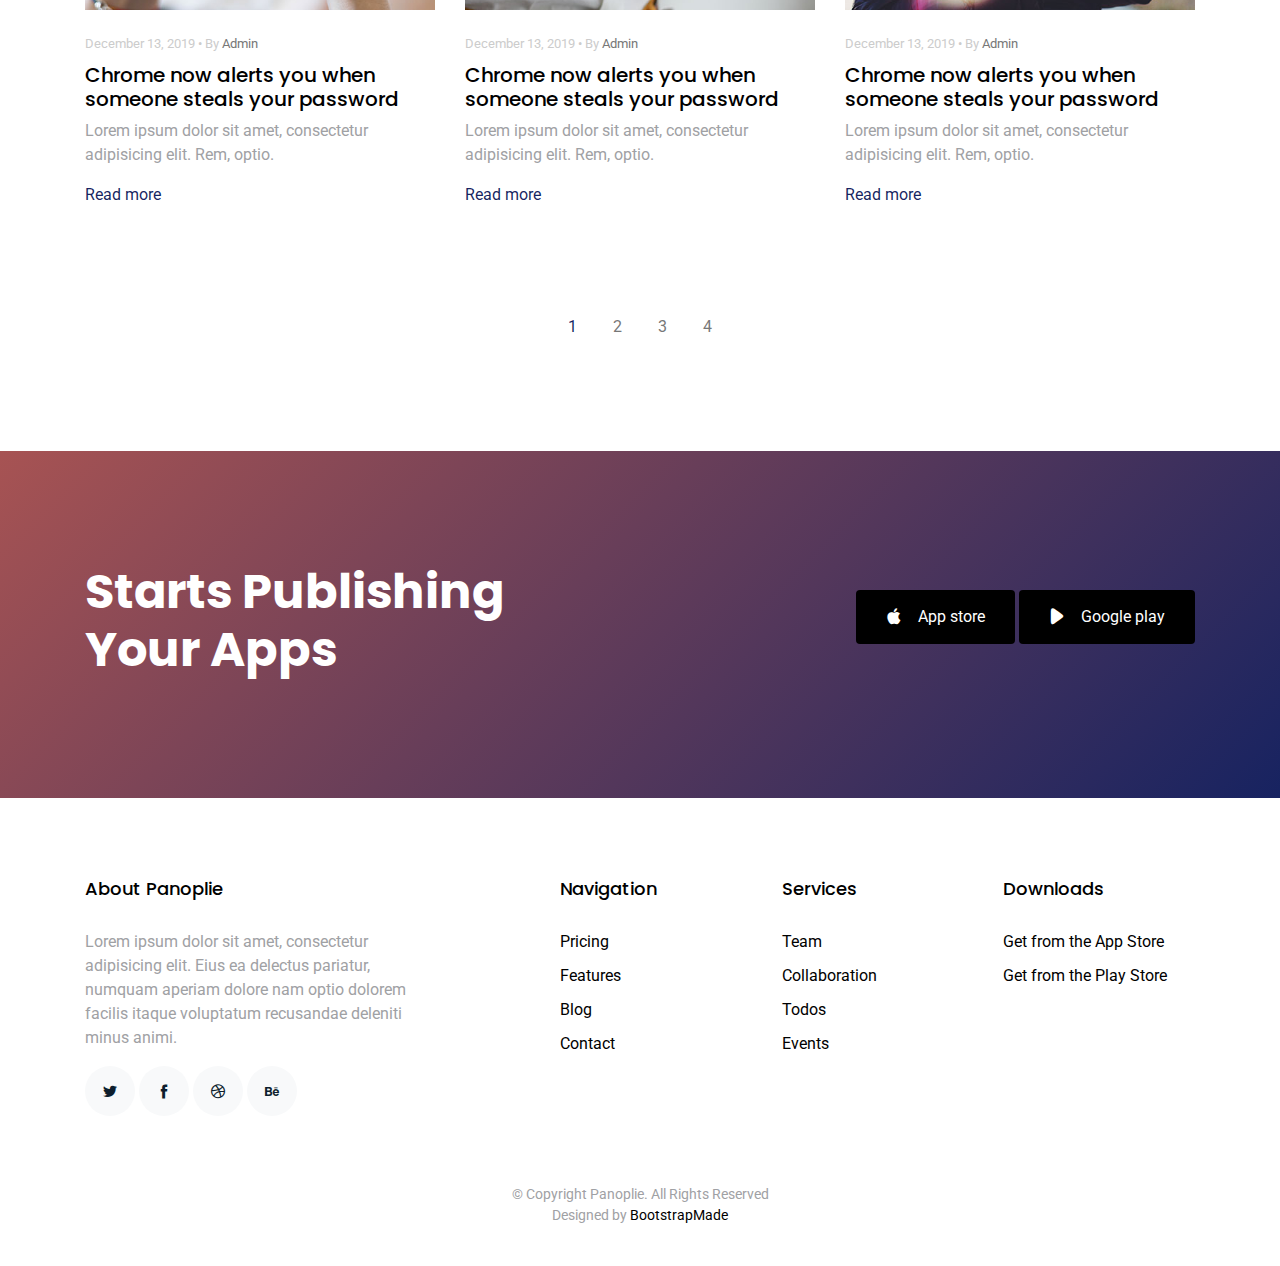
<file: blog.html>
<!DOCTYPE html>
<html lang="en">
<head>
  <meta charset="utf-8">
  <title>Blog - Panoplie</title>
  <meta content="width=device-width, initial-scale=1.0" name="viewport">
  <meta content="" name="keywords">
  <meta content="" name="description">

  <!-- Favicons -->
  <link href="img/favicon.png" rel="icon">
  <link href="img/apple-touch-icon.png" rel="apple-touch-icon">

  <!-- Google Fonts -->
  <link href="https://fonts.googleapis.com/css?family=Poppins:300,400,700|Roboto:300,400,700&display=swap" rel="stylesheet">

  <!-- Bootstrap CSS File -->
  <link href="vendor/bootstrap/css/bootstrap.min.css" rel="stylesheet">

  <!-- Vendor CSS Files -->
  <link href="vendor/icofont/icofont.min.css" rel="stylesheet">
  <link href="vendor/line-awesome/css/line-awesome.min.css" rel="stylesheet">
  <link href="vendor/aos/aos.css" rel="stylesheet">
  <link href="vendor/owlcarousel/assets/owl.carousel.min.css" rel="stylesheet">

  <!-- Template Main CSS File -->
  <link href="css/style.css" rel="stylesheet">

  <!-- =======================================================
    Template Name: Panoplie
    Template URL: https://bootstrapmade.com/softland-bootstrap-app-landing-page-template/
    Author: BootstrapMade.com
    Author URL: https://bootstrapmade.com/
  ======================================================= -->
</head>

<body>
    
  <div class="site-wrap">

    <div class="site-mobile-menu site-navbar-target">
      <div class="site-mobile-menu-header">
        <div class="site-mobile-menu-close mt-3">
          <span class="icofont-close js-menu-toggle"></span>
        </div>
      </div>
      <div class="site-mobile-menu-body"></div>
    </div>

    <header class="site-navbar js-sticky-header site-navbar-target" role="banner" >

      <div class="container">
        <div class="row align-items-center">
          
          <div class="col-6 col-lg-2">
            <h1 class="mb-0 site-logo"><a href="index.html" class="mb-0">Panoplie</a></h1>
          </div>

          <div class="col-12 col-md-10 d-none d-lg-block">
            <nav class="site-navigation position-relative text-right" role="navigation">

              <ul class="site-menu main-menu js-clone-nav mr-auto d-none d-lg-block">
                <li><a href="index.html" class="nav-link">Home</a></li>
                <li><a href="features.html" class="nav-link">Features</a></li>
                <li class="active"><a href="pricing.html" class="nav-link">Pricing</a></li>
                
                <li class="has-children active">
                  <a href="blog.html" class="nav-link">Blog</a>
                  <ul class="dropdown">
                    <li><a href="blog.html" class="nav-link active">Blog</a></li>
                    <li><a href="blog-single.html" class="nav-link">Blog Sigle</a></li>
                  </ul>
                </li>
                <li><a href="contact.html" class="nav-link">Contact</a></li>
              </ul>
            </nav>
          </div>


          <div class="col-6 d-inline-block d-lg-none ml-md-0 py-3" style="position: relative; top: 3px;">

            <a href="#" class="burger site-menu-toggle js-menu-toggle" data-toggle="collapse" data-target="#main-navbar">
              <span></span>
            </a>
          </div>

        </div>
      </div>
      
    </header>


    <main id="main">
      <div class="hero-section inner-page">
        <div class="wave">
          
          <svg width="1920px" height="265px" viewBox="0 0 1920 265" version="1.1" xmlns="http://www.w3.org/2000/svg" xmlns:xlink="http://www.w3.org/1999/xlink">
              <g id="Page-1" stroke="none" stroke-width="1" fill="none" fill-rule="evenodd">
                  <g id="Apple-TV" transform="translate(0.000000, -402.000000)" fill="#FFFFFF">
                      <path d="M0,439.134243 C175.04074,464.89273 327.944386,477.771974 458.710937,477.771974 C654.860765,477.771974 870.645295,442.632362 1205.9828,410.192501 C1429.54114,388.565926 1667.54687,411.092417 1920,477.771974 L1920,667 L1017.15166,667 L0,667 L0,439.134243 Z" id="Path"></path>
                  </g>
              </g>
          </svg>

        </div>

        <div class="container">
          <div class="row align-items-center">
            <div class="col-12">
              <div class="row justify-content-center">
                <div class="col-md-7 text-center hero-text">
                  <h1 data-aos="fade-up" data-aos-delay="">Blog Posts</h1>
                  <p class="mb-5" data-aos="fade-up"  data-aos-delay="100">Lorem ipsum dolor sit amet, consectetur adipisicing elit.</p>  
                </div>
              </div>
            </div>
          </div>
        </div>
        
      </div>

      

      <div class="site-section">
        <div class="container">
          <div class="row mb-5">
            <div class="col-md-4">
              <div class="post-entry">
                <a href="blog-single.html" class="d-block mb-4">
                  <img src="img/img_1.jpg" alt="Image" class="img-fluid">
                </a>
                <div class="post-text">
                  <span class="post-meta">December 13, 2019 &bullet; By <a href="#">Admin</a></span>  
                  <h3><a href="#">Chrome now alerts you when someone steals your password</a></h3>
                  <p>Lorem ipsum dolor sit amet, consectetur adipisicing elit. Rem, optio.</p>
                  <p><a href="#" class="readmore">Read more</a></p>
                </div>
              </div>
            </div>
            <div class="col-md-4">
              <div class="post-entry">
                <a href="blog-single.html" class="d-block mb-4">
                  <img src="img/img_2.jpg" alt="Image" class="img-fluid">
                </a>
                <div class="post-text">
                  <span class="post-meta">December 13, 2019 &bullet; By <a href="#">Admin</a></span>  
                  <h3><a href="#">Chrome now alerts you when someone steals your password</a></h3>
                  <p>Lorem ipsum dolor sit amet, consectetur adipisicing elit. Rem, optio.</p>
                  <p><a href="#" class="readmore">Read more</a></p>
                </div>
              </div>
            </div>
            <div class="col-md-4">
              <div class="post-entry">
                <a href="blog-single.html" class="d-block mb-4">
                  <img src="img/img_3.jpg" alt="Image" class="img-fluid">
                </a>
                <div class="post-text">
                  <span class="post-meta">December 13, 2019 &bullet; By <a href="#">Admin</a></span>  
                  <h3><a href="#">Chrome now alerts you when someone steals your password</a></h3>
                  <p>Lorem ipsum dolor sit amet, consectetur adipisicing elit. Rem, optio.</p>
                  <p><a href="#" class="readmore">Read more</a></p>
                </div>
              </div>
            </div>

            <div class="col-md-4">
              <div class="post-entry">
                <a href="blog-single.html" class="d-block mb-4">
                  <img src="img/img_4.jpg" alt="Image" class="img-fluid">
                </a>
                <div class="post-text">
                  <span class="post-meta">December 13, 2019 &bullet; By <a href="#">Admin</a></span>  
                  <h3><a href="#">Chrome now alerts you when someone steals your password</a></h3>
                  <p>Lorem ipsum dolor sit amet, consectetur adipisicing elit. Rem, optio.</p>
                  <p><a href="#" class="readmore">Read more</a></p>
                </div>
              </div>
            </div>
            <div class="col-md-4">
              <div class="post-entry">
                <a href="blog-single.html" class="d-block mb-4">
                  <img src="img/img_3.jpg" alt="Image" class="img-fluid">
                </a>
                <div class="post-text">
                  <span class="post-meta">December 13, 2019 &bullet; By <a href="#">Admin</a></span>  
                  <h3><a href="#">Chrome now alerts you when someone steals your password</a></h3>
                  <p>Lorem ipsum dolor sit amet, consectetur adipisicing elit. Rem, optio.</p>
                  <p><a href="#" class="readmore">Read more</a></p>
                </div>
              </div>
            </div>
            <div class="col-md-4">
              <div class="post-entry">
                <a href="blog-single.html" class="d-block mb-4">
                  <img src="img/img_2.jpg" alt="Image" class="img-fluid">
                </a>
                <div class="post-text">
                  <span class="post-meta">December 13, 2019 &bullet; By <a href="#">Admin</a></span>  
                  <h3><a href="#">Chrome now alerts you when someone steals your password</a></h3>
                  <p>Lorem ipsum dolor sit amet, consectetur adipisicing elit. Rem, optio.</p>
                  <p><a href="#" class="readmore">Read more</a></p>
                </div>
              </div>
            </div>

          </div>

          <div class="row">
            <div class="col-12 text-center">
              <span class="p-3 active text-primary">1</span>
              <a href="#" class="p-3">2</a>
              <a href="#" class="p-3">3</a>
              <a href="#" class="p-3">4</a>
            </div>
          </div>
        </div>
      </div>
      

      <div class="site-section cta-section">
        <div class="container">
          <div class="row align-items-center">
            <div class="col-md-6 mr-auto text-center text-md-left mb-5 mb-md-0">
              <h2>Starts Publishing Your Apps</h2>
            </div>
            <div class="col-md-5 text-center text-md-right">
              <p><a href="#" class="btn"><span class="icofont-brand-apple mr-3"></span>App store</a> <a href="#" class="btn"><span class="icofont-ui-play mr-3"></span>Google play</a></p>
            </div>
          </div>
        </div>
      </div>


    </main>
    <footer class="footer" role="contentinfo">
      <div class="container">
        <div class="row">
          <div class="col-md-4 mb-4 mb-md-0">
            <h3>About Panoplie</h3>
            <p>Lorem ipsum dolor sit amet, consectetur adipisicing elit. Eius ea delectus pariatur, numquam aperiam dolore nam optio dolorem facilis itaque voluptatum recusandae deleniti minus animi.</p>
            <p class="social">
              <a href="#"><span class="icofont-twitter"></span></a>
              <a href="#"><span class="icofont-facebook"></span></a>
              <a href="#"><span class="icofont-dribbble"></span></a>
              <a href="#"><span class="icofont-behance"></span></a>
            </p>
          </div>
          <div class="col-md-7 ml-auto">
            <div class="row site-section pt-0">
              <div class="col-md-4 mb-4 mb-md-0">
                <h3>Navigation</h3>
                <ul class="list-unstyled">
                  <li><a href="#">Pricing</a></li>
                  <li><a href="#">Features</a></li>
                  <li><a href="#">Blog</a></li>
                  <li><a href="#">Contact</a></li>
                </ul>
              </div>
              <div class="col-md-4 mb-4 mb-md-0">
                <h3>Services</h3>
                <ul class="list-unstyled">
                  <li><a href="#">Team</a></li>
                  <li><a href="#">Collaboration</a></li>
                  <li><a href="#">Todos</a></li>
                  <li><a href="#">Events</a></li>
                </ul>
              </div>
              <div class="col-md-4 mb-4 mb-md-0">
                <h3>Downloads</h3>
                <ul class="list-unstyled">
                  <li><a href="#">Get from the App Store</a></li>
                  <li><a href="#">Get from the Play Store</a></li>
                </ul>
              </div>
            </div>
          </div>
        </div>

        <div class="row justify-content-center text-center">
          <div class="col-md-7">
            <p class="copyright">&copy; Copyright Panoplie. All Rights Reserved</p>
            <div class="credits">
              <!--
                All the links in the footer should remain intact.
                You can delete the links only if you purchased the pro version.
                Licensing information: https://bootstrapmade.com/license/
                Purchase the pro version with working PHP/AJAX contact form: https://bootstrapmade.com/buy/?theme=Panoplie
              -->
              Designed by <a href="https://bootstrapmade.com/">BootstrapMade</a>
            </div>
          </div>
        </div>

      </div>
    </footer>
  </div> <!-- .site-wrap -->
  
  <!-- Vendor JS Files -->
  <script src="vendor/jquery/jquery.min.js"></script>
  <script src="vendor/jquery/jquery-migrate.min.js"></script>
  <script src="vendor/bootstrap/js/bootstrap.min.js"></script>
  <script src="vendor/easing/easing.min.js"></script>
  <script src="vendor/php-email-form/validate.js"></script>
  <script src="vendor/sticky/sticky.js"></script>
  <script src="vendor/aos/aos.js"></script>
  <script src="vendor/owlcarousel/owl.carousel.min.js"></script>

  <!-- Template Main JS File -->
  <script src="js/main.js"></script>

  </body>
</html>
</file>
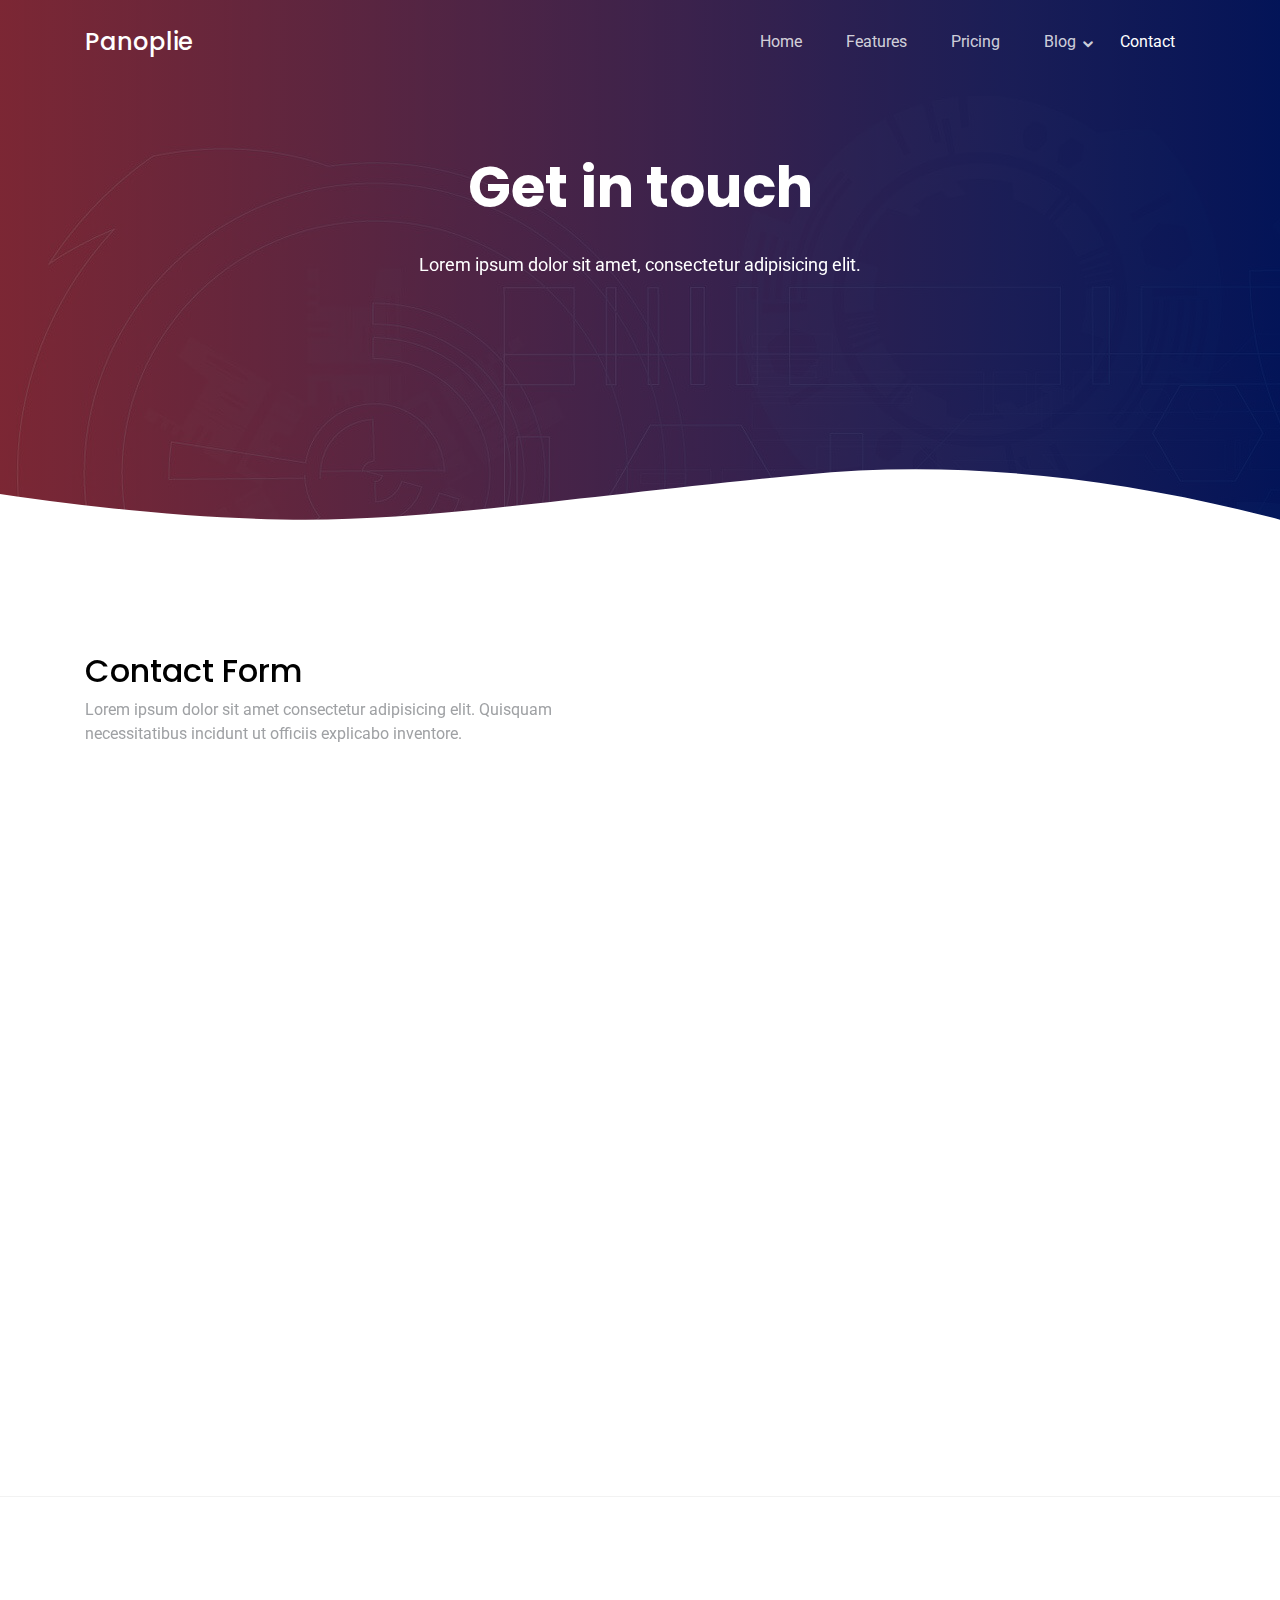
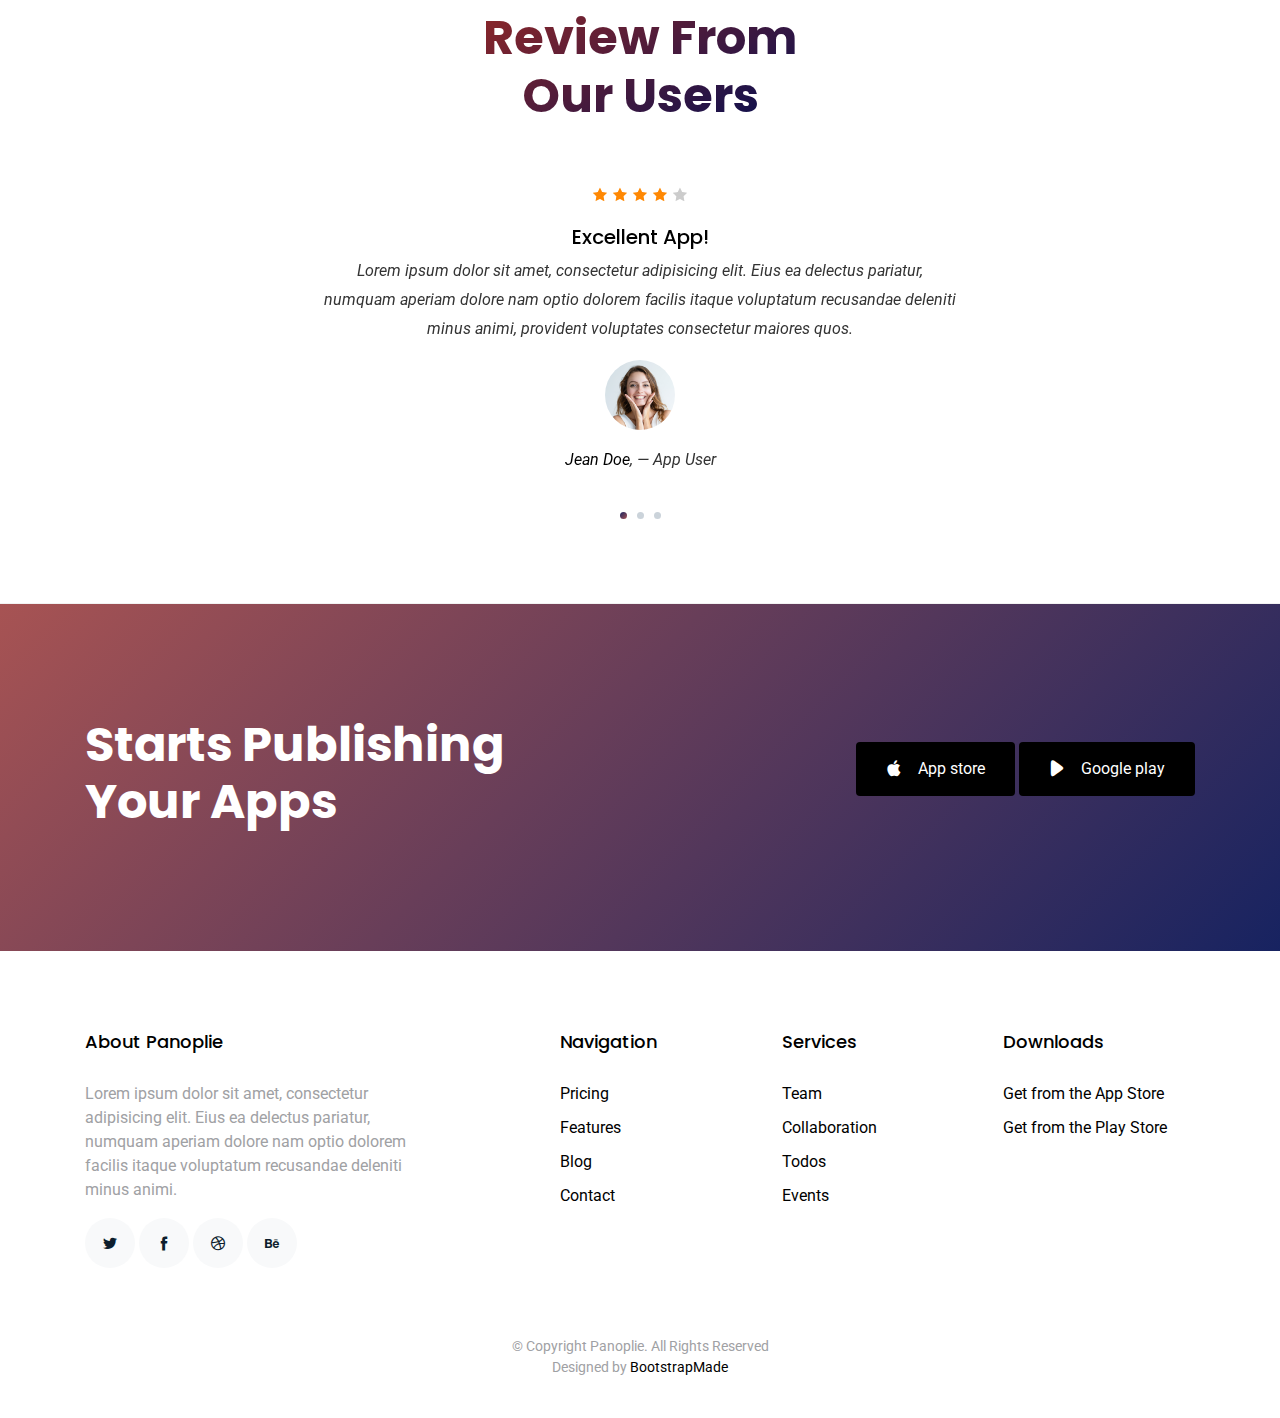
<file: contact.html>
<!DOCTYPE html>
<html lang="en">
<head>
  <meta charset="utf-8">
  <title>Contact - Panoplie</title>
  <meta content="width=device-width, initial-scale=1.0" name="viewport">
  <meta content="" name="keywords">
  <meta content="" name="description">

  <!-- Favicons -->
  <link href="img/favicon.png" rel="icon">
  <link href="img/apple-touch-icon.png" rel="apple-touch-icon">

  <!-- Google Fonts -->
  <link href="https://fonts.googleapis.com/css?family=Poppins:300,400,700|Roboto:300,400,700&display=swap" rel="stylesheet">

  <!-- Bootstrap CSS File -->
  <link href="vendor/bootstrap/css/bootstrap.min.css" rel="stylesheet">

  <!-- Vendor CSS Files -->
  <link href="vendor/icofont/icofont.min.css" rel="stylesheet">
  <link href="vendor/line-awesome/css/line-awesome.min.css" rel="stylesheet">
  <link href="vendor/aos/aos.css" rel="stylesheet">
  <link href="vendor/owlcarousel/assets/owl.carousel.min.css" rel="stylesheet">

  <!-- Template Main CSS File -->
  <link href="css/style.css" rel="stylesheet">

  <!-- =======================================================
    Template Name: Panoplie
    Template URL: https://bootstrapmade.com/softland-bootstrap-app-landing-page-template/
    Author: BootstrapMade.com
    Author URL: https://bootstrapmade.com/
  ======================================================= -->
</head>

<body>
    
  <div class="site-wrap">

    <div class="site-mobile-menu site-navbar-target">
      <div class="site-mobile-menu-header">
        <div class="site-mobile-menu-close mt-3">
          <span class="icon-close2 js-menu-toggle"></span>
        </div>
      </div>
      <div class="site-mobile-menu-body"></div>
    </div>

    <header class="site-navbar js-sticky-header site-navbar-target" role="banner" >

      <div class="container">
        <div class="row align-items-center">
          
          <div class="col-6 col-lg-2">
            <h1 class="mb-0 site-logo"><a href="index.html" class="mb-0">Panoplie</a></h1>
          </div>

          <div class="col-12 col-md-10 d-none d-lg-block">
            <nav class="site-navigation position-relative text-right" role="navigation">

              <ul class="site-menu main-menu js-clone-nav mr-auto d-none d-lg-block">
                <li><a href="index.html" class="nav-link">Home</a></li>
                <li><a href="features.html" class="nav-link">Features</a></li>
                <li><a href="pricing.html" class="nav-link">Pricing</a></li>
                
                <li class="has-children">
                  <a href="blog.html" class="nav-link">Blog</a>
                  <ul class="dropdown">
                    <li><a href="blog.html" class="nav-link">Blog</a></li>
                    <li><a href="blog-single.html" class="nav-link">Blog Sigle</a></li>
                  </ul>
                </li>
                <li class="active"><a href="contact.html" class="nav-link">Contact</a></li>
              </ul>
            </nav>
          </div>


          <div class="col-6 d-inline-block d-lg-none ml-md-0 py-3" style="position: relative; top: 3px;">

            <a href="#" class="burger site-menu-toggle js-menu-toggle" data-toggle="collapse" data-target="#main-navbar">
              <span></span>
            </a>
          </div>

        </div>
      </div>
      
    </header>


    <main id="main">
      <div class="hero-section inner-page">
        <div class="wave">
          
          <svg width="1920px" height="265px" viewBox="0 0 1920 265" version="1.1" xmlns="http://www.w3.org/2000/svg" xmlns:xlink="http://www.w3.org/1999/xlink">
              <g id="Page-1" stroke="none" stroke-width="1" fill="none" fill-rule="evenodd">
                  <g id="Apple-TV" transform="translate(0.000000, -402.000000)" fill="#FFFFFF">
                      <path d="M0,439.134243 C175.04074,464.89273 327.944386,477.771974 458.710937,477.771974 C654.860765,477.771974 870.645295,442.632362 1205.9828,410.192501 C1429.54114,388.565926 1667.54687,411.092417 1920,477.771974 L1920,667 L1017.15166,667 L0,667 L0,439.134243 Z" id="Path"></path>
                  </g>
              </g>
          </svg>

        </div>

        <div class="container">
          <div class="row align-items-center">
            <div class="col-12">
              <div class="row justify-content-center">
                <div class="col-md-7 text-center hero-text">
                  <h1 data-aos="fade-up" data-aos-delay="">Get in touch</h1>
                  <p class="mb-5" data-aos="fade-up"  data-aos-delay="100">Lorem ipsum dolor sit amet, consectetur adipisicing elit.</p>  
                </div>
              </div>
            </div>
          </div>
        </div>
        
      </div>

      <div class="site-section">
      <div class="container">
        <div class="row mb-5 align-items-end">
          <div class="col-md-6" data-aos="fade-up">
          
            <h2>Contact Form</h2>
            <p class="mb-0">Lorem ipsum dolor sit amet consectetur adipisicing elit. Quisquam necessitatibus incidunt ut officiis explicabo inventore.</p>
          </div>
          
        </div>
        
            <div class="row">
              <div class="col-md-4 ml-auto order-2"  data-aos="fade-up">
                <ul class="list-unstyled">
                  <li class="mb-3">
                    <strong class="d-block mb-1">Address</strong>
                    <span>203 Fake St. Mountain View, San Francisco, California, USA</span>
                  </li>
                  <li class="mb-3">
                    <strong class="d-block mb-1">Phone</strong>
                    <span>+1 232 3235 324</span>
                  </li>
                  <li class="mb-3">
                    <strong class="d-block mb-1">Email</strong>
                    <span>youremail@domain.com</span>
                  </li>
                </ul>
              </div>

              <div class="col-md-6 mb-5 mb-md-0"  data-aos="fade-up">
                <form action="forms/contact.php" method="post" role="form" class="php-email-form">
              
                  <div class="row">
                    <div class="col-md-6 form-group">
                      <label for="name">Name</label>
                      <input type="text" name="name" class="form-control" id="name" data-rule="minlen:4" data-msg="Please enter at least 4 chars" />
                      <div class="validate"></div>
                    </div>
                    <div class="col-md-6 form-group">
                      <label for="name">Email</label>
                      <input type="email" class="form-control" name="email" id="email" data-rule="email" data-msg="Please enter a valid email" />
                      <div class="validate"></div>
                    </div>
                    <div class="col-md-12 form-group">
                      <label for="name">Subject</label>
                      <input type="text" class="form-control" name="subject" id="subject" data-rule="minlen:4" data-msg="Please enter at least 8 chars of subject" />
                      <div class="validate"></div>
                    </div>
                    <div class="col-md-12 form-group">
                      <label for="name">Message</label>
                      <textarea class="form-control" name="message" cols="30" rows="10" data-rule="required" data-msg="Please write something for us"></textarea>
                      <div class="validate"></div>
                    </div>
    
    
                    <div class="col-md-12 mb-3">
                        <div class="loading">Loading</div>
                      <div class="error-message"></div>
                      <div class="sent-message">Your message has been sent. Thank you!</div>
                    </div>
    
                    <div class="col-md-6 form-group">
                      <input type="submit" class="btn btn-primary d-block w-100" value="Send Message">
                    </div>
                  </div>
    
                </form>
              </div>
          
            </div>
      </div>
    </div>


      <div class="site-section border-top border-bottom">
        <div class="container">
          <div class="row justify-content-center text-center mb-5">
            <div class="col-md-4">
              <h2 class="section-heading">Review From Our Users</h2>
            </div>
          </div>
          <div class="row justify-content-center text-center">
            <div class="col-md-7">
              <div class="owl-carousel testimonial-carousel">
                <div class="review text-center">
                  <p class="stars">
                    <span class="icofont-star"></span>
                    <span class="icofont-star"></span>
                    <span class="icofont-star"></span>
                    <span class="icofont-star"></span>
                    <span class="icofont-star muted"></span>
                  </p>
                  <h3>Excellent App!</h3>
                  <blockquote>
                    <p>Lorem ipsum dolor sit amet, consectetur adipisicing elit. Eius ea delectus pariatur, numquam aperiam dolore nam optio dolorem facilis itaque voluptatum recusandae deleniti minus animi, provident voluptates consectetur maiores quos.</p>
                  </blockquote>

                  

                  <p class="review-user">
                    <img src="img/person_1.jpg" alt="Image" class="img-fluid rounded-circle mb-3">
                    <span class="d-block">
                      <span class="text-black">Jean Doe</span>, &mdash; App User
                    </span>
                  </p>

                </div>

                <div class="review text-center">
                  <p class="stars">
                    <span class="icofont-star"></span>
                    <span class="icofont-star"></span>
                    <span class="icofont-star"></span>
                    <span class="icofont-star"></span>
                    <span class="icofont-star muted"></span>
                  </p>
                  <h3>This App is easy to use!</h3>
                  <blockquote>
                    <p>Lorem ipsum dolor sit amet, consectetur adipisicing elit. Eius ea delectus pariatur, numquam aperiam dolore nam optio dolorem facilis itaque voluptatum recusandae deleniti minus animi, provident voluptates consectetur maiores quos.</p>
                  </blockquote>

                  

                  <p class="review-user">
                    <img src="img/person_2.jpg" alt="Image" class="img-fluid rounded-circle mb-3">
                    <span class="d-block">
                      <span class="text-black">Johan Smith</span>, &mdash; App User
                    </span>
                  </p>

                </div>


                <div class="review text-center">
                  <p class="stars">
                    <span class="icofont-star"></span>
                    <span class="icofont-star"></span>
                    <span class="icofont-star"></span>
                    <span class="icofont-star"></span>
                    <span class="icofont-star muted"></span>
                  </p>
                  <h3>Awesome functionality!</h3>
                  <blockquote>
                    <p>Lorem ipsum dolor sit amet, consectetur adipisicing elit. Eius ea delectus pariatur, numquam aperiam dolore nam optio dolorem facilis itaque voluptatum recusandae deleniti minus animi, provident voluptates consectetur maiores quos.</p>
                  </blockquote>

                  

                  <p class="review-user">
                    <img src="img/person_3.jpg" alt="Image" class="img-fluid rounded-circle mb-3">
                    <span class="d-block">
                      <span class="text-black">Jean Thunberg</span>, &mdash; App User
                    </span>
                  </p>

                </div>
              </div>
            </div>
          </div>
        </div>
      </div>

      

      <div class="site-section cta-section">
        <div class="container">
          <div class="row align-items-center">
            <div class="col-md-6 mr-auto text-center text-md-left mb-5 mb-md-0">
              <h2>Starts Publishing Your Apps</h2>
            </div>
            <div class="col-md-5 text-center text-md-right">
              <p><a href="#" class="btn"><span class="icofont-brand-apple mr-3"></span>App store</a> <a href="#" class="btn"><span class="icofont-ui-play mr-3"></span>Google play</a></p>
            </div>
          </div>
        </div>
      </div>


    </main>
    <footer class="footer" role="contentinfo">
      <div class="container">
        <div class="row">
          <div class="col-md-4 mb-4 mb-md-0">
            <h3>About Panoplie</h3>
            <p>Lorem ipsum dolor sit amet, consectetur adipisicing elit. Eius ea delectus pariatur, numquam aperiam dolore nam optio dolorem facilis itaque voluptatum recusandae deleniti minus animi.</p>
            <p class="social">
              <a href="#"><span class="icofont-twitter"></span></a>
              <a href="#"><span class="icofont-facebook"></span></a>
              <a href="#"><span class="icofont-dribbble"></span></a>
              <a href="#"><span class="icofont-behance"></span></a>
            </p>
          </div>
          <div class="col-md-7 ml-auto">
            <div class="row site-section pt-0">
              <div class="col-md-4 mb-4 mb-md-0">
                <h3>Navigation</h3>
                <ul class="list-unstyled">
                  <li><a href="#">Pricing</a></li>
                  <li><a href="#">Features</a></li>
                  <li><a href="#">Blog</a></li>
                  <li><a href="#">Contact</a></li>
                </ul>
              </div>
              <div class="col-md-4 mb-4 mb-md-0">
                <h3>Services</h3>
                <ul class="list-unstyled">
                  <li><a href="#">Team</a></li>
                  <li><a href="#">Collaboration</a></li>
                  <li><a href="#">Todos</a></li>
                  <li><a href="#">Events</a></li>
                </ul>
              </div>
              <div class="col-md-4 mb-4 mb-md-0">
                <h3>Downloads</h3>
                <ul class="list-unstyled">
                  <li><a href="#">Get from the App Store</a></li>
                  <li><a href="#">Get from the Play Store</a></li>
                </ul>
              </div>
            </div>
          </div>
        </div>

        <div class="row justify-content-center text-center">
          <div class="col-md-7">
            <p class="copyright">&copy; Copyright Panoplie. All Rights Reserved</p>
            <div class="credits">
              <!--
                All the links in the footer should remain intact.
                You can delete the links only if you purchased the pro version.
                Licensing information: https://bootstrapmade.com/license/
                Purchase the pro version with working PHP/AJAX contact form: https://bootstrapmade.com/buy/?theme=Panoplie
              -->
              Designed by <a href="https://bootstrapmade.com/">BootstrapMade</a>
            </div>
          </div>
        </div>

      </div>
    </footer>
  </div> <!-- .site-wrap -->
  
  <!-- Vendor JS Files -->
  <script src="vendor/jquery/jquery.min.js"></script>
  <script src="vendor/jquery/jquery-migrate.min.js"></script>
  <script src="vendor/bootstrap/js/bootstrap.min.js"></script>
  <script src="vendor/easing/easing.min.js"></script>
  <script src="vendor/php-email-form/validate.js"></script>
  <script src="vendor/sticky/sticky.js"></script>
  <script src="vendor/aos/aos.js"></script>
  <script src="vendor/owlcarousel/owl.carousel.min.js"></script>

  <!-- Template Main JS File -->
  <script src="js/main.js"></script>

  </body>
</html>
</file>
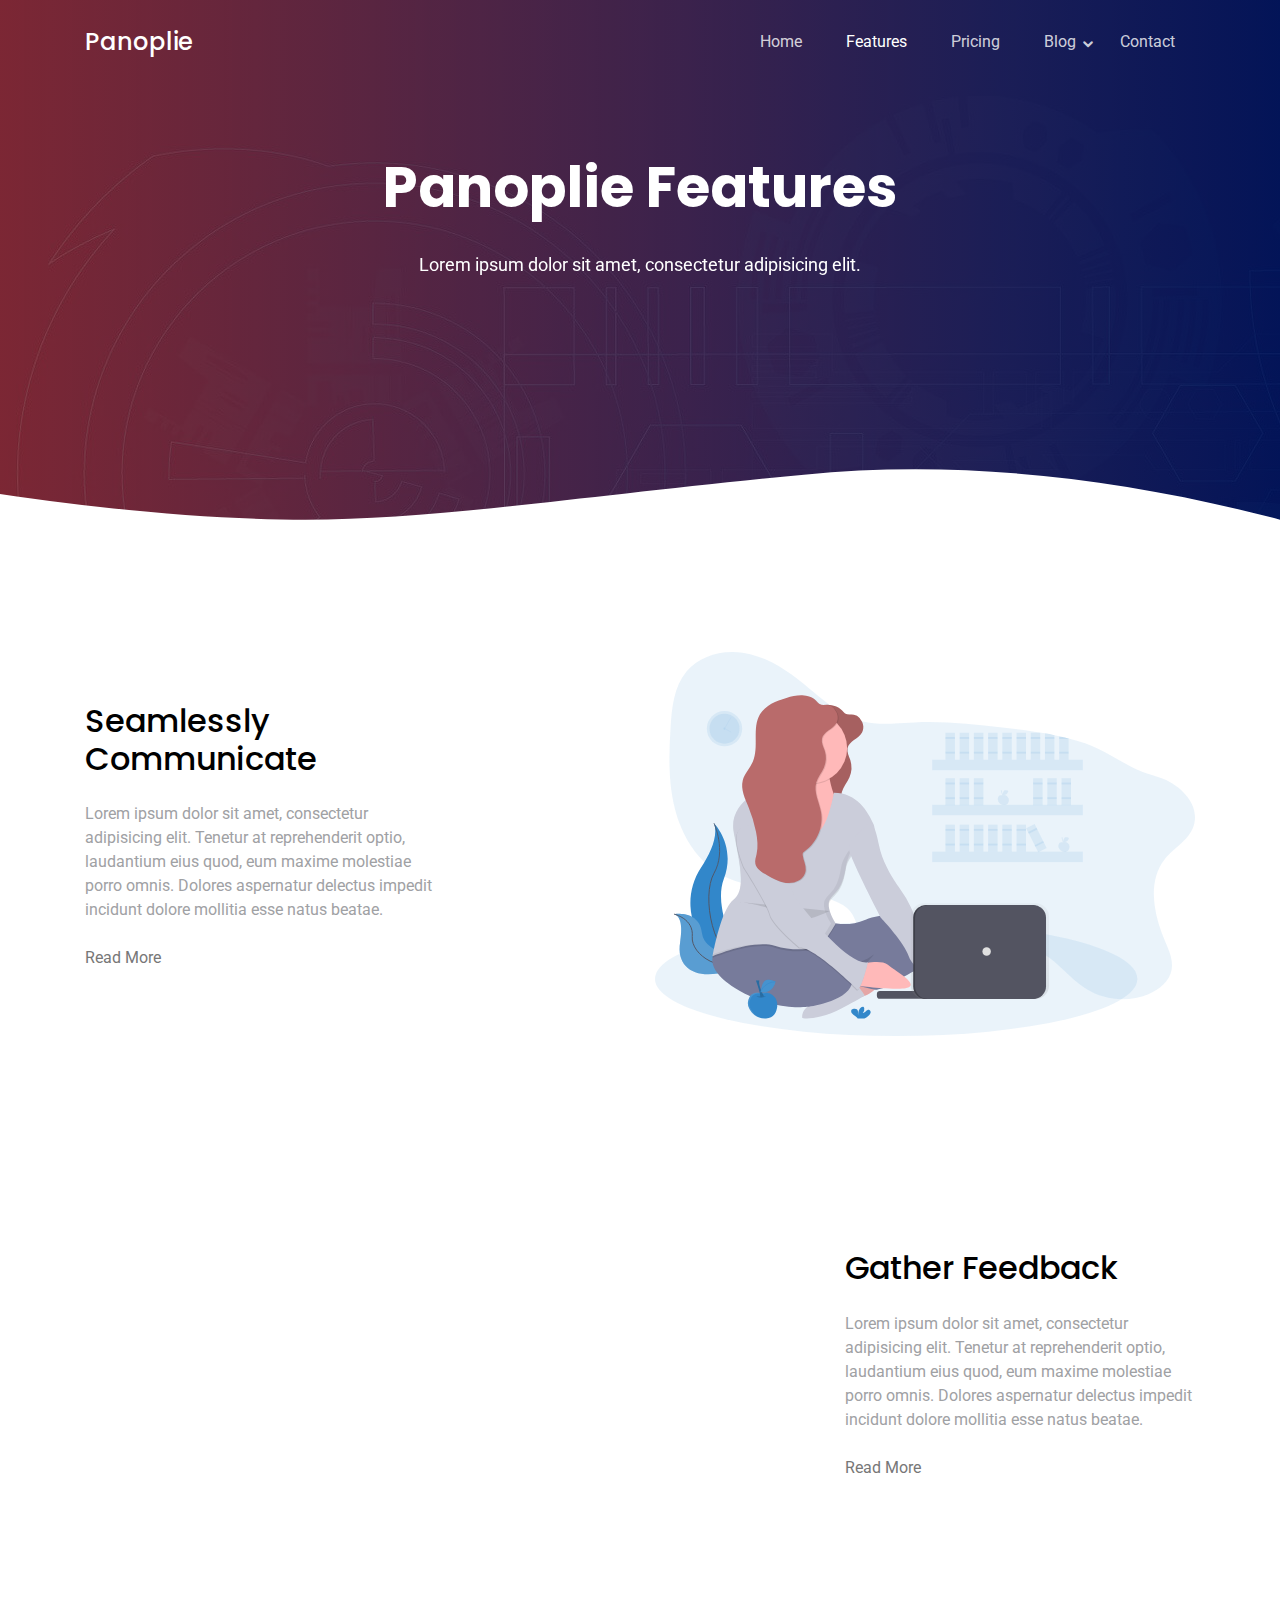
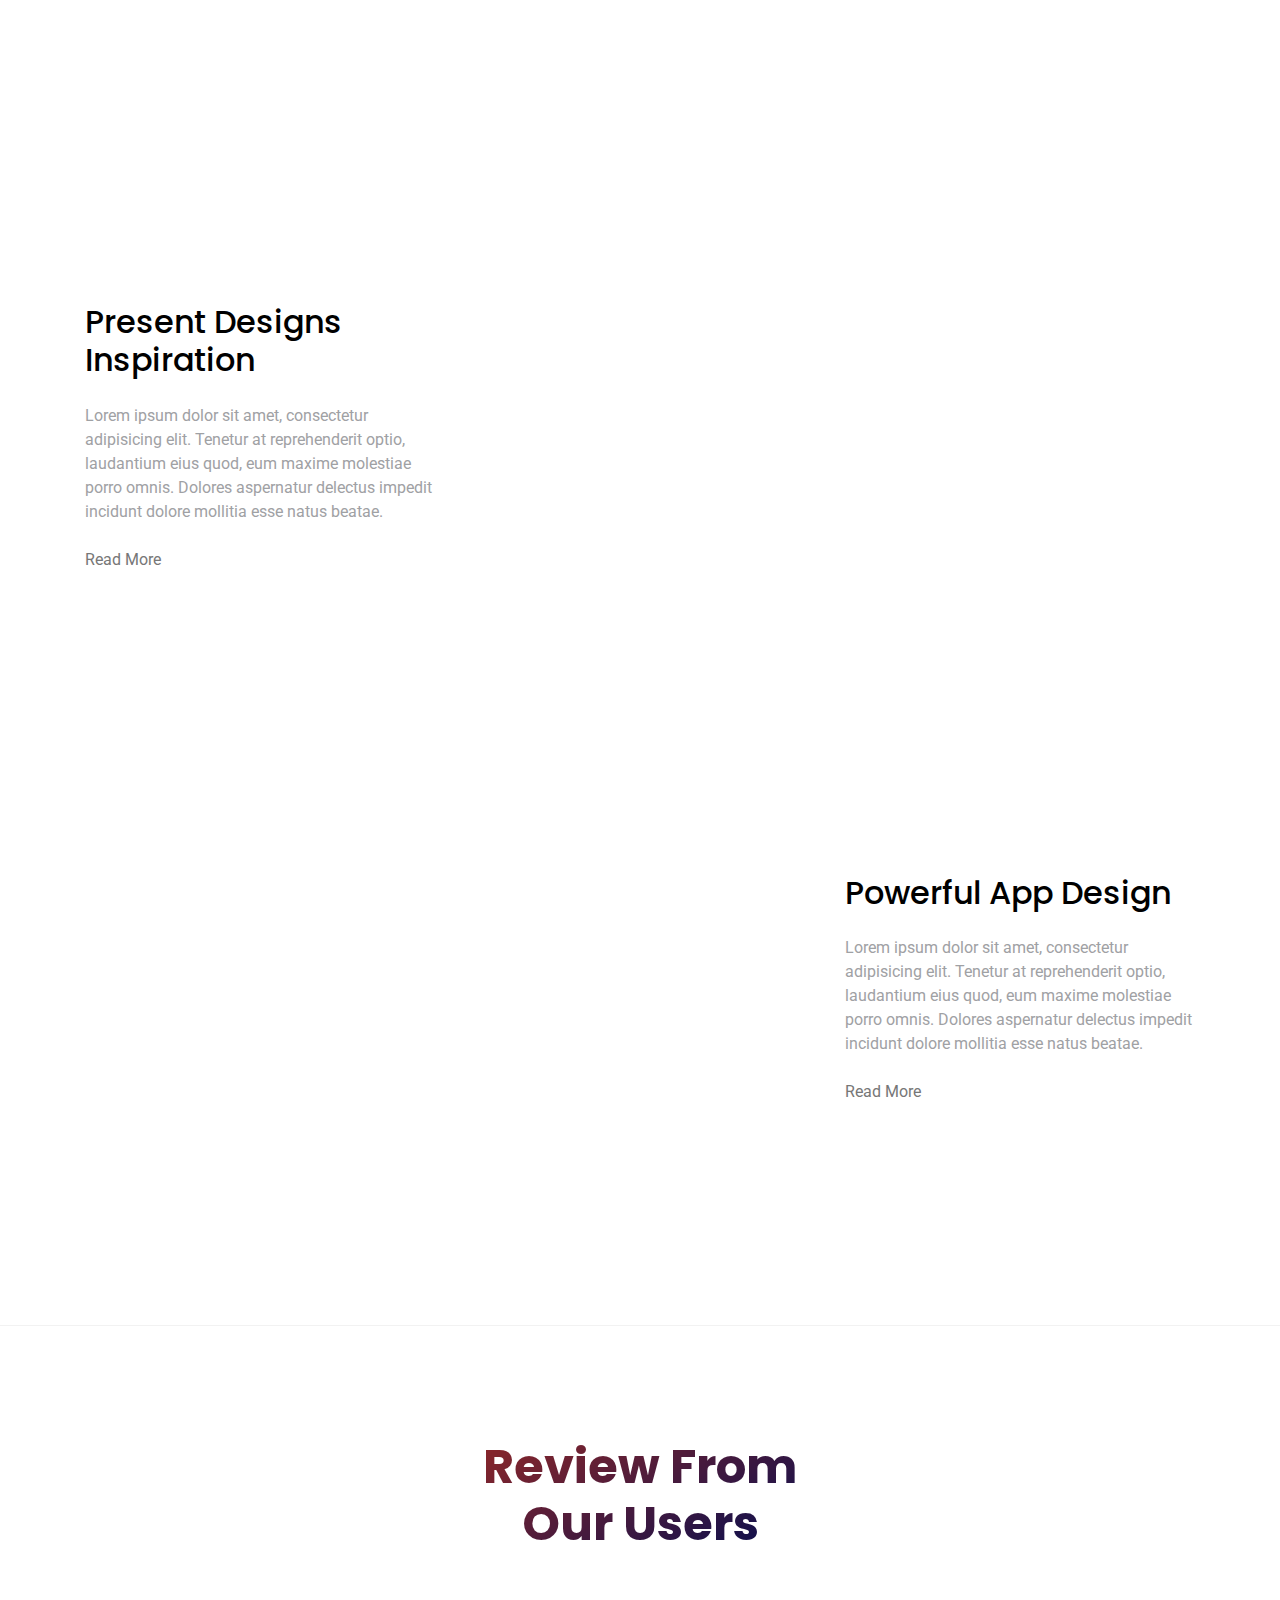
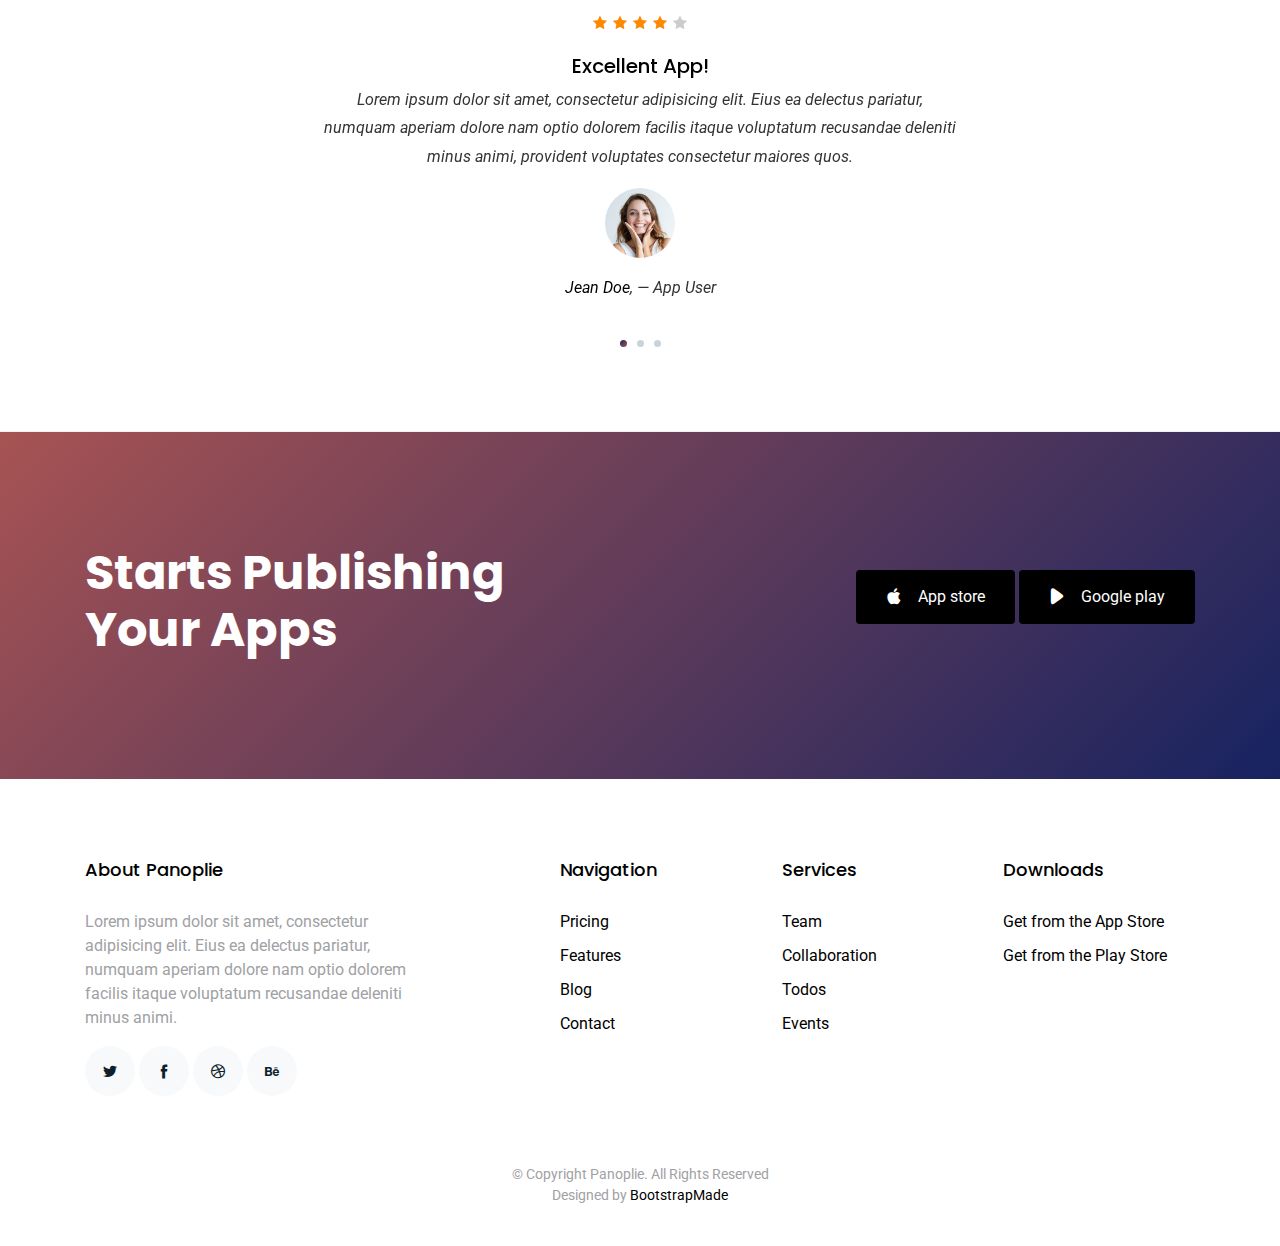
<file: features.html>
<!DOCTYPE html>
<html lang="en">
<head>
  <meta charset="utf-8">
  <title>Features - Panoplie</title>
  <meta content="width=device-width, initial-scale=1.0" name="viewport">
  <meta content="" name="keywords">
  <meta content="" name="description">

  <!-- Favicons -->
  <link href="img/favicon.png" rel="icon">
  <link href="img/apple-touch-icon.png" rel="apple-touch-icon">

  <!-- Google Fonts -->
  <link href="https://fonts.googleapis.com/css?family=Poppins:300,400,700|Roboto:300,400,700&display=swap" rel="stylesheet">

  <!-- Bootstrap CSS File -->
  <link href="vendor/bootstrap/css/bootstrap.min.css" rel="stylesheet">

  <!-- Vendor CSS Files -->
  <link href="vendor/icofont/icofont.min.css" rel="stylesheet">
  <link href="vendor/line-awesome/css/line-awesome.min.css" rel="stylesheet">
  <link href="vendor/aos/aos.css" rel="stylesheet">
  <link href="vendor/owlcarousel/assets/owl.carousel.min.css" rel="stylesheet">

  <!-- Template Main CSS File -->
  <link href="css/style.css" rel="stylesheet">

  <!-- =======================================================
    Template Name: Panoplie
    Template URL: https://bootstrapmade.com/softland-bootstrap-app-landing-page-template/
    Author: BootstrapMade.com
    Author URL: https://bootstrapmade.com/
  ======================================================= -->
</head>

<body>
    
  <div class="site-wrap">

    <div class="site-mobile-menu site-navbar-target">
      <div class="site-mobile-menu-header">
        <div class="site-mobile-menu-close mt-3">
          <span class="icofont-close js-menu-toggle"></span>
        </div>
      </div>
      <div class="site-mobile-menu-body"></div>
    </div>

    <header class="site-navbar js-sticky-header site-navbar-target" role="banner" >

      <div class="container">
        <div class="row align-items-center">
          
          <div class="col-6 col-lg-2">
            <h1 class="mb-0 site-logo"><a href="index.html" class="mb-0">Panoplie</a></h1>
          </div>

          <div class="col-12 col-md-10 d-none d-lg-block">
            <nav class="site-navigation position-relative text-right" role="navigation">

              <ul class="site-menu main-menu js-clone-nav mr-auto d-none d-lg-block">
                <li><a href="index.html" class="nav-link">Home</a></li>
                <li class="active"><a href="features.html" class="nav-link">Features</a></li>
                <li><a href="pricing.html" class="nav-link">Pricing</a></li>
                
                <li class="has-children">
                  <a href="blog.html" class="nav-link">Blog</a>
                  <ul class="dropdown">
                    <li><a href="blog.html" class="nav-link">Blog</a></li>
                    <li><a href="blog-single.html" class="nav-link">Blog Sigle</a></li>
                  </ul>
                </li>
                <li><a href="contact.html" class="nav-link">Contact</a></li>
              </ul>
            </nav>
          </div>


          <div class="col-6 d-inline-block d-lg-none ml-md-0 py-3" style="position: relative; top: 3px;">

            <a href="#" class="burger site-menu-toggle js-menu-toggle" data-toggle="collapse" data-target="#main-navbar">
              <span></span>
            </a>
          </div>

        </div>
      </div>
      
    </header>


    <main id="main">
      <div class="hero-section inner-page">
        <div class="wave">
          
          <svg width="1920px" height="265px" viewBox="0 0 1920 265" version="1.1" xmlns="http://www.w3.org/2000/svg" xmlns:xlink="http://www.w3.org/1999/xlink">
              <g id="Page-1" stroke="none" stroke-width="1" fill="none" fill-rule="evenodd">
                  <g id="Apple-TV" transform="translate(0.000000, -402.000000)" fill="#FFFFFF">
                      <path d="M0,439.134243 C175.04074,464.89273 327.944386,477.771974 458.710937,477.771974 C654.860765,477.771974 870.645295,442.632362 1205.9828,410.192501 C1429.54114,388.565926 1667.54687,411.092417 1920,477.771974 L1920,667 L1017.15166,667 L0,667 L0,439.134243 Z" id="Path"></path>
                  </g>
              </g>
          </svg>

        </div>

        <div class="container">
          <div class="row align-items-center">
            <div class="col-12">
              <div class="row justify-content-center">
                <div class="col-md-7 text-center hero-text">
                  <h1 data-aos="fade-up" data-aos-delay="">Panoplie Features</h1>
                  <p class="mb-5" data-aos="fade-up"  data-aos-delay="100">Lorem ipsum dolor sit amet, consectetur adipisicing elit.</p>  
                </div>
              </div>
            </div>
          </div>
        </div>
        
      </div>

      

      <div class="site-section pb-0">
        <div class="container">
          <div class="row align-items-center">
            <div class="col-md-4 mr-auto">
              <h2 class="mb-4">Seamlessly Communicate</h2>
              <p class="mb-4">Lorem ipsum dolor sit amet, consectetur adipisicing elit. Tenetur at reprehenderit optio, laudantium eius quod, eum maxime molestiae porro omnis. Dolores aspernatur delectus impedit incidunt dolore mollitia esse natus beatae.</p>
              <p><a href="#">Read More</a></p>
            </div>
            <div class="col-md-6" data-aos="fade-left">
              <img src="img/undraw_svg_2.svg" alt="Image" class="img-fluid">
            </div>
          </div>
        </div>
      </div> <!-- .site-section -->

      <div class="site-section">
        <div class="container">
          <div class="row align-items-center">
            <div class="col-md-4 ml-auto order-2">
              <h2 class="mb-4">Gather Feedback</h2>
              <p class="mb-4">Lorem ipsum dolor sit amet, consectetur adipisicing elit. Tenetur at reprehenderit optio, laudantium eius quod, eum maxime molestiae porro omnis. Dolores aspernatur delectus impedit incidunt dolore mollitia esse natus beatae.</p>
              <p><a href="#">Read More</a></p>
            </div>
            <div class="col-md-6" data-aos="fade-right">
              <img src="img/undraw_svg_3.svg" alt="Image" class="img-fluid">
            </div>
          </div>
        </div>
      </div> <!-- .site-section -->

      <div class="site-section pb-0">
        <div class="container">
          <div class="row align-items-center">
            <div class="col-md-4 mr-auto">
              <h2 class="mb-4">Present Designs Inspiration</h2>
              <p class="mb-4">Lorem ipsum dolor sit amet, consectetur adipisicing elit. Tenetur at reprehenderit optio, laudantium eius quod, eum maxime molestiae porro omnis. Dolores aspernatur delectus impedit incidunt dolore mollitia esse natus beatae.</p>
              <p><a href="#">Read More</a></p>
            </div>
            <div class="col-md-6" data-aos="fade-left">
              <img src="img/undraw_svg_3.svg" alt="Image" class="img-fluid">
            </div>
          </div>
        </div>
      </div> <!-- .site-section -->

      <div class="site-section">
        <div class="container">
          <div class="row align-items-center">
            <div class="col-md-4 ml-auto order-2">
              <h2 class="mb-4">Powerful App Design </h2>
              <p class="mb-4">Lorem ipsum dolor sit amet, consectetur adipisicing elit. Tenetur at reprehenderit optio, laudantium eius quod, eum maxime molestiae porro omnis. Dolores aspernatur delectus impedit incidunt dolore mollitia esse natus beatae.</p>
              <p><a href="#">Read More</a></p>
            </div>
            <div class="col-md-6" data-aos="fade-right">
              <img src="img/undraw_svg_4.svg" alt="Image" class="img-fluid">
            </div>
          </div>
        </div>
      </div> <!-- .site-section -->


      <div class="site-section border-top border-bottom">
        <div class="container">
          <div class="row justify-content-center text-center mb-5">
            <div class="col-md-4">
              <h2 class="section-heading">Review From Our Users</h2>
            </div>
          </div>
          <div class="row justify-content-center text-center">
            <div class="col-md-7">
              <div class="owl-carousel testimonial-carousel">
                <div class="review text-center">
                  <p class="stars">
                    <span class="icofont-star"></span>
                    <span class="icofont-star"></span>
                    <span class="icofont-star"></span>
                    <span class="icofont-star"></span>
                    <span class="icofont-star muted"></span>
                  </p>
                  <h3>Excellent App!</h3>
                  <blockquote>
                    <p>Lorem ipsum dolor sit amet, consectetur adipisicing elit. Eius ea delectus pariatur, numquam aperiam dolore nam optio dolorem facilis itaque voluptatum recusandae deleniti minus animi, provident voluptates consectetur maiores quos.</p>
                  </blockquote>

                  

                  <p class="review-user">
                    <img src="img/person_1.jpg" alt="Image" class="img-fluid rounded-circle mb-3">
                    <span class="d-block">
                      <span class="text-black">Jean Doe</span>, &mdash; App User
                    </span>
                  </p>

                </div>

                <div class="review text-center">
                  <p class="stars">
                    <span class="icofont-star"></span>
                    <span class="icofont-star"></span>
                    <span class="icofont-star"></span>
                    <span class="icofont-star"></span>
                    <span class="icofont-star muted"></span>
                  </p>
                  <h3>This App is easy to use!</h3>
                  <blockquote>
                    <p>Lorem ipsum dolor sit amet, consectetur adipisicing elit. Eius ea delectus pariatur, numquam aperiam dolore nam optio dolorem facilis itaque voluptatum recusandae deleniti minus animi, provident voluptates consectetur maiores quos.</p>
                  </blockquote>

                  

                  <p class="review-user">
                    <img src="img/person_2.jpg" alt="Image" class="img-fluid rounded-circle mb-3">
                    <span class="d-block">
                      <span class="text-black">Johan Smith</span>, &mdash; App User
                    </span>
                  </p>

                </div>


                <div class="review text-center">
                  <p class="stars">
                    <span class="icofont-star"></span>
                    <span class="icofont-star"></span>
                    <span class="icofont-star"></span>
                    <span class="icofont-star"></span>
                    <span class="icofont-star muted"></span>
                  </p>
                  <h3>Awesome functionality!</h3>
                  <blockquote>
                    <p>Lorem ipsum dolor sit amet, consectetur adipisicing elit. Eius ea delectus pariatur, numquam aperiam dolore nam optio dolorem facilis itaque voluptatum recusandae deleniti minus animi, provident voluptates consectetur maiores quos.</p>
                  </blockquote>

                  

                  <p class="review-user">
                    <img src="img/person_3.jpg" alt="Image" class="img-fluid rounded-circle mb-3">
                    <span class="d-block">
                      <span class="text-black">Jean Thunberg</span>, &mdash; App User
                    </span>
                  </p>

                </div>
              </div>
            </div>
          </div>
        </div>
      </div>

      

      <div class="site-section cta-section">
        <div class="container">
          <div class="row align-items-center">
            <div class="col-md-6 mr-auto text-center text-md-left mb-5 mb-md-0">
              <h2>Starts Publishing Your Apps</h2>
            </div>
            <div class="col-md-5 text-center text-md-right">
              <p><a href="#" class="btn"><span class="icofont-brand-apple mr-3"></span>App store</a> <a href="#" class="btn"><span class="icofont-ui-play mr-3"></span>Google play</a></p>
            </div>
          </div>
        </div>
      </div>


    </main>
    <footer class="footer" role="contentinfo">
      <div class="container">
        <div class="row">
          <div class="col-md-4 mb-4 mb-md-0">
            <h3>About Panoplie</h3>
            <p>Lorem ipsum dolor sit amet, consectetur adipisicing elit. Eius ea delectus pariatur, numquam aperiam dolore nam optio dolorem facilis itaque voluptatum recusandae deleniti minus animi.</p>
            <p class="social">
              <a href="#"><span class="icofont-twitter"></span></a>
              <a href="#"><span class="icofont-facebook"></span></a>
              <a href="#"><span class="icofont-dribbble"></span></a>
              <a href="#"><span class="icofont-behance"></span></a>
            </p>
          </div>
          <div class="col-md-7 ml-auto">
            <div class="row site-section pt-0">
              <div class="col-md-4 mb-4 mb-md-0">
                <h3>Navigation</h3>
                <ul class="list-unstyled">
                  <li><a href="#">Pricing</a></li>
                  <li><a href="#">Features</a></li>
                  <li><a href="#">Blog</a></li>
                  <li><a href="#">Contact</a></li>
                </ul>
              </div>
              <div class="col-md-4 mb-4 mb-md-0">
                <h3>Services</h3>
                <ul class="list-unstyled">
                  <li><a href="#">Team</a></li>
                  <li><a href="#">Collaboration</a></li>
                  <li><a href="#">Todos</a></li>
                  <li><a href="#">Events</a></li>
                </ul>
              </div>
              <div class="col-md-4 mb-4 mb-md-0">
                <h3>Downloads</h3>
                <ul class="list-unstyled">
                  <li><a href="#">Get from the App Store</a></li>
                  <li><a href="#">Get from the Play Store</a></li>
                </ul>
              </div>
            </div>
          </div>
        </div>

        <div class="row justify-content-center text-center">
          <div class="col-md-7">
            <p class="copyright">&copy; Copyright Panoplie. All Rights Reserved</p>
            <div class="credits">
              <!--
                All the links in the footer should remain intact.
                You can delete the links only if you purchased the pro version.
                Licensing information: https://bootstrapmade.com/license/
                Purchase the pro version with working PHP/AJAX contact form: https://bootstrapmade.com/buy/?theme=Panoplie
              -->
              Designed by <a href="https://bootstrapmade.com/">BootstrapMade</a>
            </div>
          </div>
        </div>

      </div>
    </footer>
  </div> <!-- .site-wrap -->
  
  <!-- Vendor JS Files -->
  <script src="vendor/jquery/jquery.min.js"></script>
  <script src="vendor/jquery/jquery-migrate.min.js"></script>
  <script src="vendor/bootstrap/js/bootstrap.min.js"></script>
  <script src="vendor/easing/easing.min.js"></script>
  <script src="vendor/php-email-form/validate.js"></script>
  <script src="vendor/sticky/sticky.js"></script>
  <script src="vendor/aos/aos.js"></script>
  <script src="vendor/owlcarousel/owl.carousel.min.js"></script>

  <!-- Template Main JS File -->
  <script src="js/main.js"></script>

  </body>
</html>
</file>
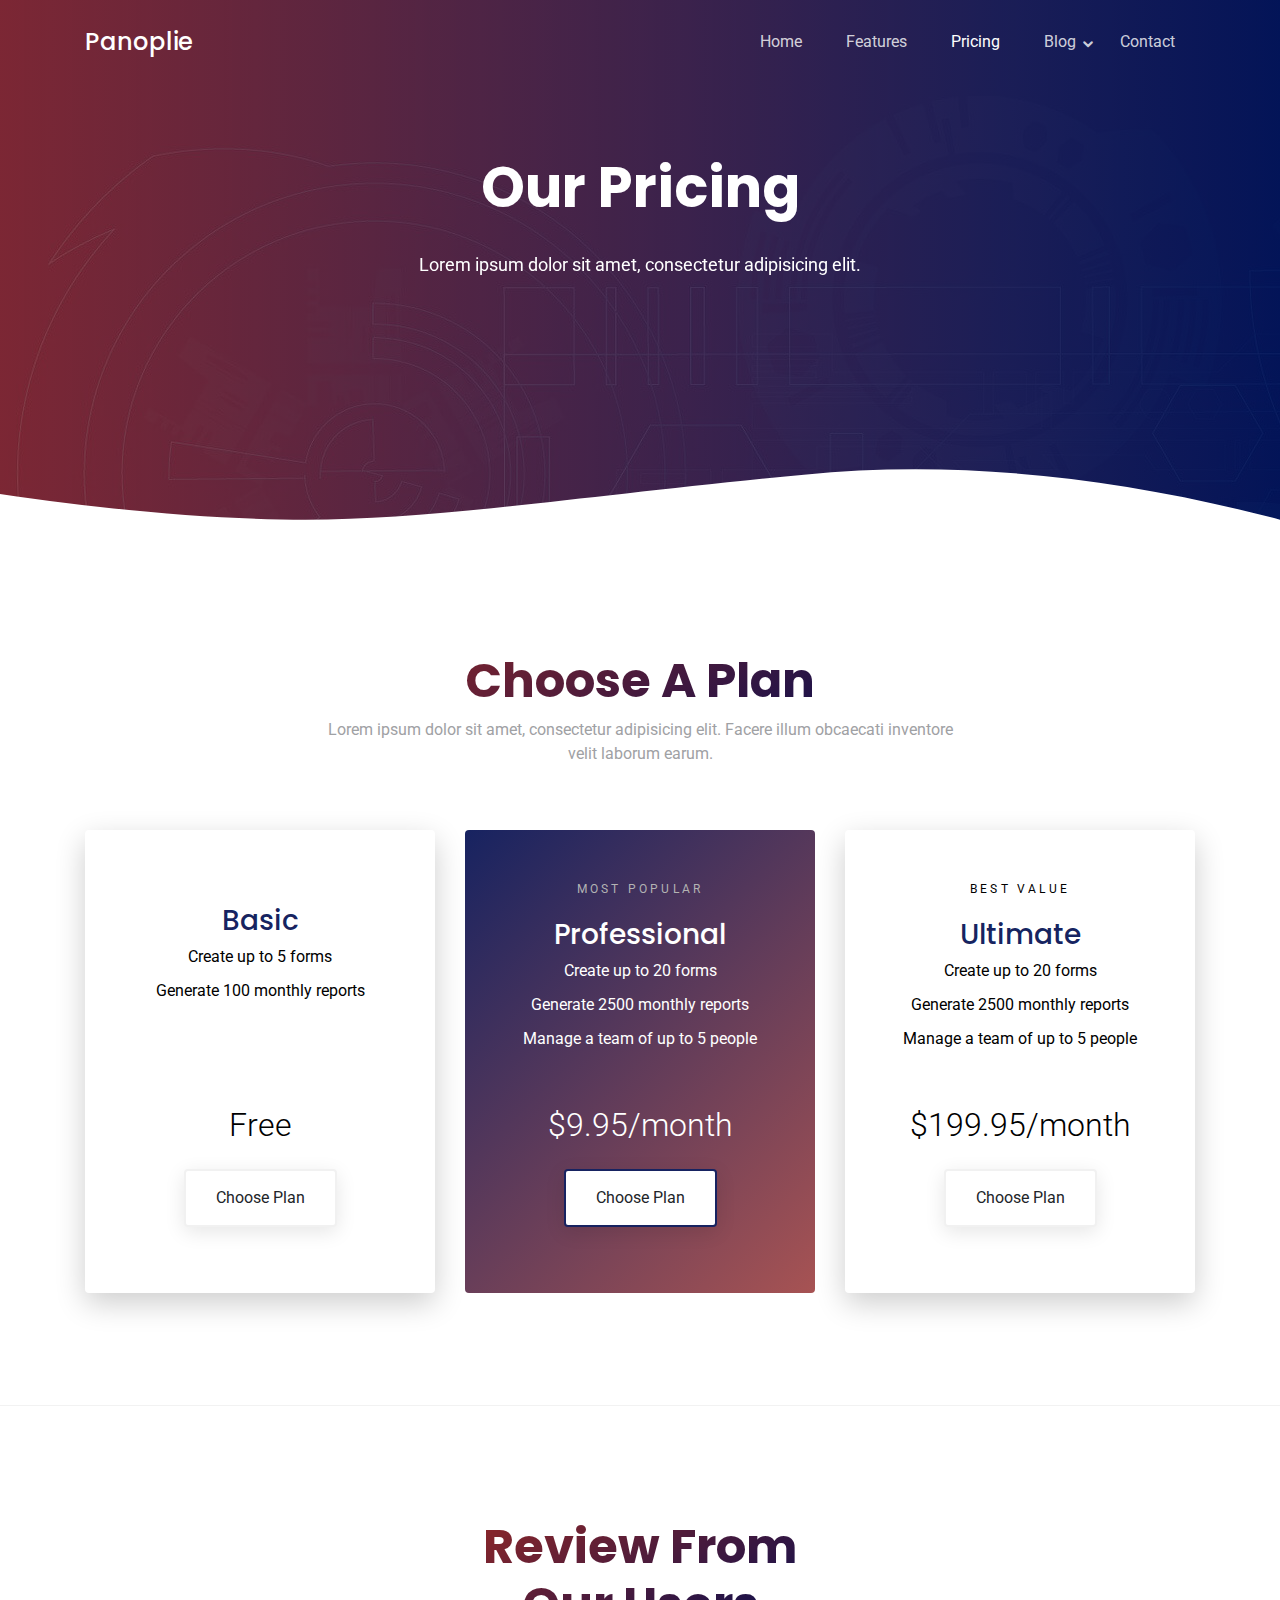
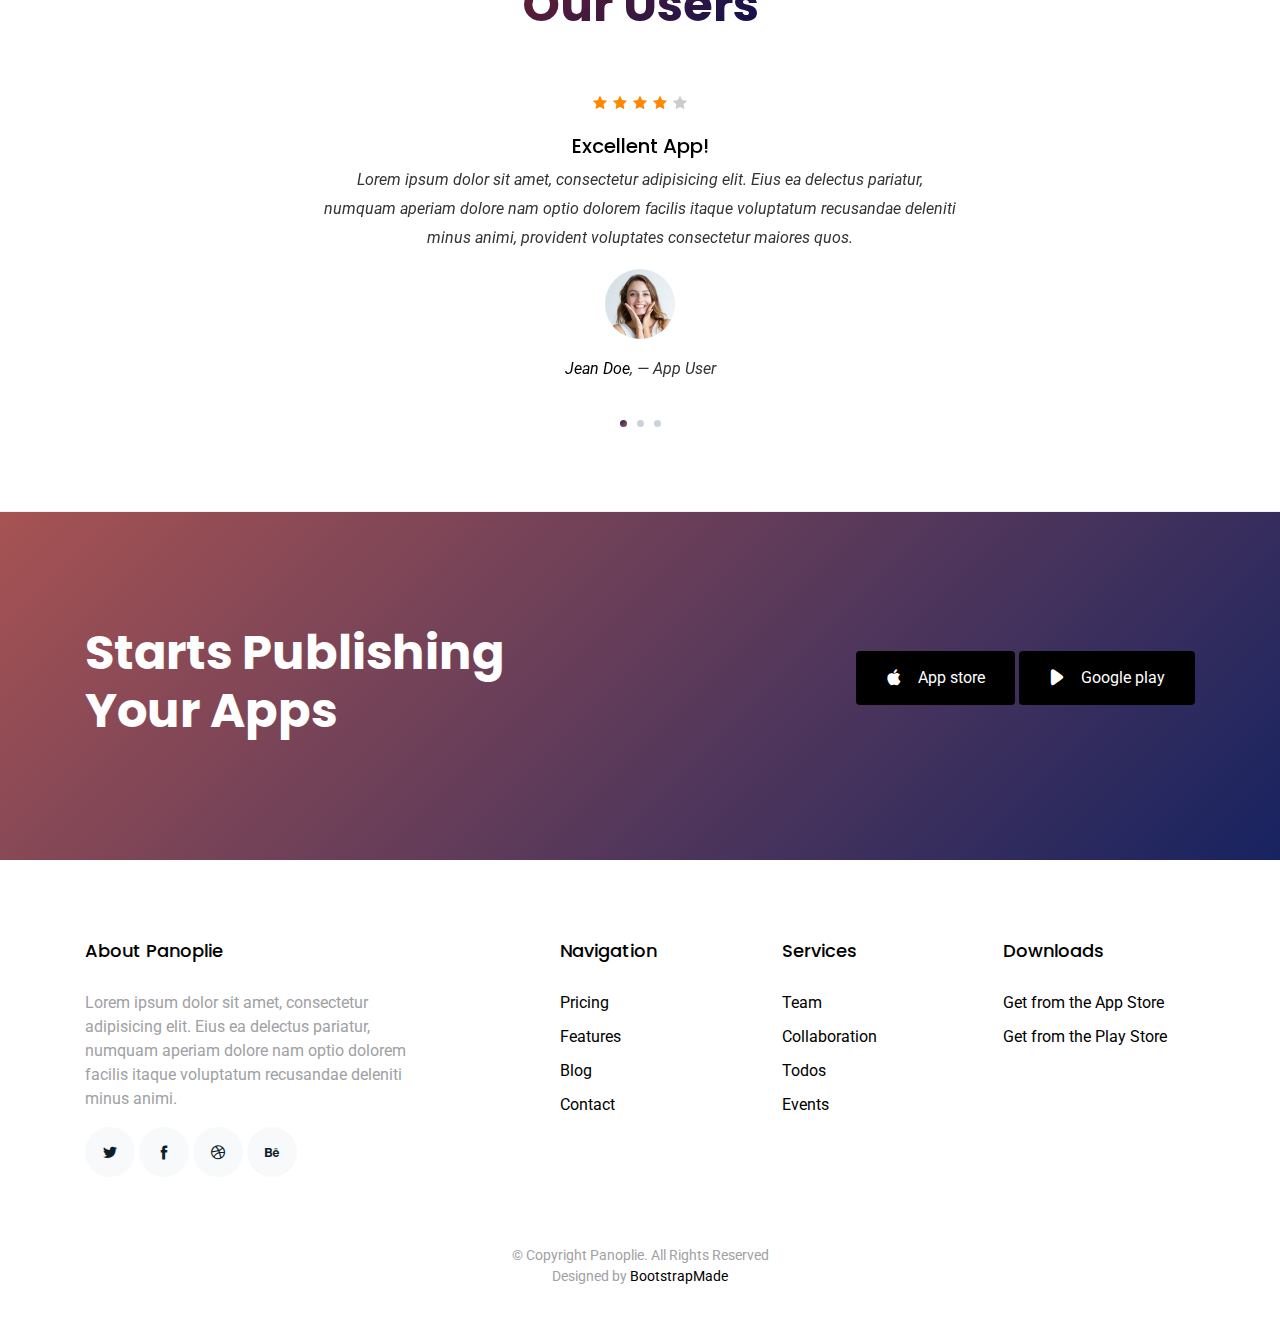
<file: pricing.html>
<!DOCTYPE html>
<html lang="en">
<head>
  <meta charset="utf-8">
  <title>Pricing - Panoplie</title>
  <meta content="width=device-width, initial-scale=1.0" name="viewport">
  <meta content="" name="keywords">
  <meta content="" name="description">

  <!-- Favicons -->
  <link href="img/favicon.png" rel="icon">
  <link href="img/apple-touch-icon.png" rel="apple-touch-icon">

  <!-- Google Fonts -->
  <link href="https://fonts.googleapis.com/css?family=Poppins:300,400,700|Roboto:300,400,700&display=swap" rel="stylesheet">

  <!-- Bootstrap CSS File -->
  <link href="vendor/bootstrap/css/bootstrap.min.css" rel="stylesheet">

  <!-- Vendor CSS Files -->
  <link href="vendor/icofont/icofont.min.css" rel="stylesheet">
  <link href="vendor/line-awesome/css/line-awesome.min.css" rel="stylesheet">
  <link href="vendor/aos/aos.css" rel="stylesheet">
  <link href="vendor/owlcarousel/assets/owl.carousel.min.css" rel="stylesheet">

  <!-- Template Main CSS File -->
  <link href="css/style.css" rel="stylesheet">

  <!-- =======================================================
    Template Name: Panoplie
    Template URL: https://bootstrapmade.com/softland-bootstrap-app-landing-page-template/
    Author: BootstrapMade.com
    Author URL: https://bootstrapmade.com/
  ======================================================= -->
</head>

<body>
    
  <div class="site-wrap">

    <div class="site-mobile-menu site-navbar-target">
      <div class="site-mobile-menu-header">
        <div class="site-mobile-menu-close mt-3">
          <span class="icofont-close js-menu-toggle"></span>
        </div>
      </div>
      <div class="site-mobile-menu-body"></div>
    </div>

    <header class="site-navbar js-sticky-header site-navbar-target" role="banner" >

      <div class="container">
        <div class="row align-items-center">
          
          <div class="col-6 col-lg-2">
            <h1 class="mb-0 site-logo"><a href="index.html" class="mb-0">Panoplie</a></h1>
          </div>

          <div class="col-12 col-md-10 d-none d-lg-block">
            <nav class="site-navigation position-relative text-right" role="navigation">

              <ul class="site-menu main-menu js-clone-nav mr-auto d-none d-lg-block">
                <li><a href="index.html" class="nav-link">Home</a></li>
                <li><a href="features.html" class="nav-link">Features</a></li>
                <li class="active"><a href="pricing.html" class="nav-link">Pricing</a></li>
                
                <li class="has-children">
                  <a href="blog.html" class="nav-link">Blog</a>
                  <ul class="dropdown">
                    <li><a href="blog.html" class="nav-link">Blog</a></li>
                    <li><a href="blog-single.html" class="nav-link">Blog Sigle</a></li>
                  </ul>
                </li>
                <li><a href="contact.html" class="nav-link">Contact</a></li>
              </ul>
            </nav>
          </div>


          <div class="col-6 d-inline-block d-lg-none ml-md-0 py-3" style="position: relative; top: 3px;">

            <a href="#" class="burger site-menu-toggle js-menu-toggle" data-toggle="collapse" data-target="#main-navbar">
              <span></span>
            </a>
          </div>

        </div>
      </div>
      
    </header>


    <main id="main">
      <div class="hero-section inner-page">
        <div class="wave">
          
          <svg width="1920px" height="265px" viewBox="0 0 1920 265" version="1.1" xmlns="http://www.w3.org/2000/svg" xmlns:xlink="http://www.w3.org/1999/xlink">
              <g id="Page-1" stroke="none" stroke-width="1" fill="none" fill-rule="evenodd">
                  <g id="Apple-TV" transform="translate(0.000000, -402.000000)" fill="#FFFFFF">
                      <path d="M0,439.134243 C175.04074,464.89273 327.944386,477.771974 458.710937,477.771974 C654.860765,477.771974 870.645295,442.632362 1205.9828,410.192501 C1429.54114,388.565926 1667.54687,411.092417 1920,477.771974 L1920,667 L1017.15166,667 L0,667 L0,439.134243 Z" id="Path"></path>
                  </g>
              </g>
          </svg>

        </div>

        <div class="container">
          <div class="row align-items-center">
            <div class="col-12">
              <div class="row justify-content-center">
                <div class="col-md-7 text-center hero-text">
                  <h1 data-aos="fade-up" data-aos-delay="">Our Pricing</h1>
                  <p class="mb-5" data-aos="fade-up"  data-aos-delay="100">Lorem ipsum dolor sit amet, consectetur adipisicing elit.</p>  
                </div>
              </div>
            </div>
          </div>
        </div>
        
      </div>

      

      <div class="site-section">
        <div class="container">
          
          <div class="row justify-content-center text-center">
            <div class="col-md-7 mb-5">
              <h2 class="section-heading">Choose A Plan</h2>
              <p>Lorem ipsum dolor sit amet, consectetur adipisicing elit. Facere illum obcaecati inventore velit laborum earum.</p>
            </div>
          </div>
          <div class="row align-items-stretch">

            <div class="col-lg-4 mb-4 mb-lg-0">
              <div class="pricing h-100 text-center">
                <span>&nbsp;</span>
                <h3>Basic</h3>
                <ul class="list-unstyled">
                  <li>Create up to 5 forms</li>
                  <li>Generate 100 monthly reports</li>
                </ul>
                <div class="price-cta">
                  <strong class="price">Free</strong>
                  <p><a href="#" class="btn btn-white">Choose Plan</a></p>
                </div>
              </div>
            </div>
            <div class="col-lg-4 mb-4 mb-lg-0">
              <div class="pricing h-100 text-center popular">
                <span class="popularity">Most Popular</span>
                <h3>Professional</h3>
                <ul class="list-unstyled">
                  <li>Create up to 20 forms</li>
                  <li>Generate 2500 monthly reports</li>
                  <li>Manage a team of up to 5 people</li>
                </ul>
                <div class="price-cta">
                  <strong class="price">$9.95/month</strong>
                  <p><a href="#" class="btn btn-white">Choose Plan</a></p>
                </div>
              </div>
            </div>
            <div class="col-lg-4 mb-4 mb-lg-0">
              <div class="pricing h-100 text-center">
                <span class="popularity">Best Value</span>
                <h3>Ultimate</h3>
                <ul class="list-unstyled">
                  <li>Create up to 20 forms</li>
                  <li>Generate 2500 monthly reports</li>
                  <li>Manage a team of up to 5 people</li>
                </ul>
                <div class="price-cta">
                  <strong class="price">$199.95/month</strong>
                  <p><a href="#" class="btn btn-white">Choose Plan</a></p>
                </div>
              </div>
            </div>
          </div>
        </div>
      </div>


      <div class="site-section border-top border-bottom">
        <div class="container">
          <div class="row justify-content-center text-center mb-5">
            <div class="col-md-4">
              <h2 class="section-heading">Review From Our Users</h2>
            </div>
          </div>
          <div class="row justify-content-center text-center">
            <div class="col-md-7">
              <div class="owl-carousel testimonial-carousel">
                <div class="review text-center">
                  <p class="stars">
                    <span class="icofont-star"></span>
                    <span class="icofont-star"></span>
                    <span class="icofont-star"></span>
                    <span class="icofont-star"></span>
                    <span class="icofont-star muted"></span>
                  </p>
                  <h3>Excellent App!</h3>
                  <blockquote>
                    <p>Lorem ipsum dolor sit amet, consectetur adipisicing elit. Eius ea delectus pariatur, numquam aperiam dolore nam optio dolorem facilis itaque voluptatum recusandae deleniti minus animi, provident voluptates consectetur maiores quos.</p>
                  </blockquote>

                  

                  <p class="review-user">
                    <img src="img/person_1.jpg" alt="Image" class="img-fluid rounded-circle mb-3">
                    <span class="d-block">
                      <span class="text-black">Jean Doe</span>, &mdash; App User
                    </span>
                  </p>

                </div>

                <div class="review text-center">
                  <p class="stars">
                    <span class="icofont-star"></span>
                    <span class="icofont-star"></span>
                    <span class="icofont-star"></span>
                    <span class="icofont-star"></span>
                    <span class="icofont-star muted"></span>
                  </p>
                  <h3>This App is easy to use!</h3>
                  <blockquote>
                    <p>Lorem ipsum dolor sit amet, consectetur adipisicing elit. Eius ea delectus pariatur, numquam aperiam dolore nam optio dolorem facilis itaque voluptatum recusandae deleniti minus animi, provident voluptates consectetur maiores quos.</p>
                  </blockquote>

                  

                  <p class="review-user">
                    <img src="img/person_2.jpg" alt="Image" class="img-fluid rounded-circle mb-3">
                    <span class="d-block">
                      <span class="text-black">Johan Smith</span>, &mdash; App User
                    </span>
                  </p>

                </div>


                <div class="review text-center">
                  <p class="stars">
                    <span class="icofont-star"></span>
                    <span class="icofont-star"></span>
                    <span class="icofont-star"></span>
                    <span class="icofont-star"></span>
                    <span class="icofont-star muted"></span>
                  </p>
                  <h3>Awesome functionality!</h3>
                  <blockquote>
                    <p>Lorem ipsum dolor sit amet, consectetur adipisicing elit. Eius ea delectus pariatur, numquam aperiam dolore nam optio dolorem facilis itaque voluptatum recusandae deleniti minus animi, provident voluptates consectetur maiores quos.</p>
                  </blockquote>

                  

                  <p class="review-user">
                    <img src="img/person_3.jpg" alt="Image" class="img-fluid rounded-circle mb-3">
                    <span class="d-block">
                      <span class="text-black">Jean Thunberg</span>, &mdash; App User
                    </span>
                  </p>

                </div>
              </div>
            </div>
          </div>
        </div>
      </div>

      

      <div class="site-section cta-section">
        <div class="container">
          <div class="row align-items-center">
            <div class="col-md-6 mr-auto text-center text-md-left mb-5 mb-md-0">
              <h2>Starts Publishing Your Apps</h2>
            </div>
            <div class="col-md-5 text-center text-md-right">
              <p><a href="#" class="btn"><span class="icofont-brand-apple mr-3"></span>App store</a> <a href="#" class="btn"><span class="icofont-ui-play mr-3"></span>Google play</a></p>
            </div>
          </div>
        </div>
      </div>


    </main>
    <footer class="footer" role="contentinfo">
      <div class="container">
        <div class="row">
          <div class="col-md-4 mb-4 mb-md-0">
            <h3>About Panoplie</h3>
            <p>Lorem ipsum dolor sit amet, consectetur adipisicing elit. Eius ea delectus pariatur, numquam aperiam dolore nam optio dolorem facilis itaque voluptatum recusandae deleniti minus animi.</p>
            <p class="social">
              <a href="#"><span class="icofont-twitter"></span></a>
              <a href="#"><span class="icofont-facebook"></span></a>
              <a href="#"><span class="icofont-dribbble"></span></a>
              <a href="#"><span class="icofont-behance"></span></a>
            </p>
          </div>
          <div class="col-md-7 ml-auto">
            <div class="row site-section pt-0">
              <div class="col-md-4 mb-4 mb-md-0">
                <h3>Navigation</h3>
                <ul class="list-unstyled">
                  <li><a href="#">Pricing</a></li>
                  <li><a href="#">Features</a></li>
                  <li><a href="#">Blog</a></li>
                  <li><a href="#">Contact</a></li>
                </ul>
              </div>
              <div class="col-md-4 mb-4 mb-md-0">
                <h3>Services</h3>
                <ul class="list-unstyled">
                  <li><a href="#">Team</a></li>
                  <li><a href="#">Collaboration</a></li>
                  <li><a href="#">Todos</a></li>
                  <li><a href="#">Events</a></li>
                </ul>
              </div>
              <div class="col-md-4 mb-4 mb-md-0">
                <h3>Downloads</h3>
                <ul class="list-unstyled">
                  <li><a href="#">Get from the App Store</a></li>
                  <li><a href="#">Get from the Play Store</a></li>
                </ul>
              </div>
            </div>
          </div>
        </div>

        <div class="row justify-content-center text-center">
          <div class="col-md-7">
            <p class="copyright">&copy; Copyright Panoplie. All Rights Reserved</p>
            <div class="credits">
              <!--
                All the links in the footer should remain intact.
                You can delete the links only if you purchased the pro version.
                Licensing information: https://bootstrapmade.com/license/
                Purchase the pro version with working PHP/AJAX contact form: https://bootstrapmade.com/buy/?theme=Panoplie
              -->
              Designed by <a href="https://bootstrapmade.com/">BootstrapMade</a>
            </div>
          </div>
        </div>

      </div>
    </footer>
  </div> <!-- .site-wrap -->
  
  <!-- Vendor JS Files -->
  <script src="vendor/jquery/jquery.min.js"></script>
  <script src="vendor/jquery/jquery-migrate.min.js"></script>
  <script src="vendor/bootstrap/js/bootstrap.min.js"></script>
  <script src="vendor/easing/easing.min.js"></script>
  <script src="vendor/php-email-form/validate.js"></script>
  <script src="vendor/sticky/sticky.js"></script>
  <script src="vendor/aos/aos.js"></script>
  <script src="vendor/owlcarousel/owl.carousel.min.js"></script>

  <!-- Template Main JS File -->
  <script src="js/main.js"></script>

  </body>
</html>
</file>
<file: vendor/line-awesome/css/line-awesome.min.css>
.la,.lab,.lad,.lal,.lar,.las{-moz-osx-font-smoothing:grayscale;-webkit-font-smoothing:antialiased;display:inline-block;font-style:normal;font-variant:normal;text-rendering:auto;line-height:1}.la-lg{font-size:1.33333em;line-height:.75em;vertical-align:-.0667em}.la-xs{font-size:.75em}.la-sm{font-size:.875em}.la-1x{font-size:1em}.la-2x{font-size:2em}.la-3x{font-size:3em}.la-4x{font-size:4em}.la-5x{font-size:5em}.la-6x{font-size:6em}.la-7x{font-size:7em}.la-8x{font-size:8em}.la-9x{font-size:9em}.la-10x{font-size:10em}.la-fw{text-align:center;width:1.25em}.la-ul{list-style-type:none;margin-left:2.5em;padding-left:0}.la-ul>li{position:relative}.la-li{left:-2em;position:absolute;text-align:center;width:2em;line-height:inherit}.la-border{border:solid .08em #eee;border-radius:.1em;padding:.2em .25em .15em}.la-pull-left{float:left}.la-pull-right{float:right}.la.la-pull-left,.lab.la-pull-left,.lal.la-pull-left,.lar.la-pull-left,.las.la-pull-left{margin-right:.3em}.la.la-pull-right,.lab.la-pull-right,.lal.la-pull-right,.lar.la-pull-right,.las.la-pull-right{margin-left:.3em}.la-spin{-webkit-animation:la-spin 2s infinite linear;animation:la-spin 2s infinite linear}.la-pulse{-webkit-animation:la-spin 1s infinite steps(8);animation:la-spin 1s infinite steps(8)}@-webkit-keyframes la-spin{0%{-webkit-transform:rotate(0);transform:rotate(0)}100%{-webkit-transform:rotate(360deg);transform:rotate(360deg)}}@keyframes la-spin{0%{-webkit-transform:rotate(0);transform:rotate(0)}100%{-webkit-transform:rotate(360deg);transform:rotate(360deg)}}.la-rotate-90{-webkit-transform:rotate(90deg);transform:rotate(90deg)}.la-rotate-180{-webkit-transform:rotate(180deg);transform:rotate(180deg)}.la-rotate-270{-webkit-transform:rotate(270deg);transform:rotate(270deg)}.la-flip-horizontal{-webkit-transform:scale(-1,1);transform:scale(-1,1)}.la-flip-vertical{-webkit-transform:scale(1,-1);transform:scale(1,-1)}.la-flip-both,.la-flip-horizontal.la-flip-vertical{-webkit-transform:scale(-1,-1);transform:scale(-1,-1)}:root .la-flip-both,:root .la-flip-horizontal,:root .la-flip-vertical,:root .la-rotate-180,:root .la-rotate-270,:root .la-rotate-90{-webkit-filter:none;filter:none}.la-stack{display:inline-block;height:2em;line-height:2em;position:relative;vertical-align:middle;width:2.5em}.la-stack-1x,.la-stack-2x{left:0;position:absolute;text-align:center;width:100%}.la-stack-1x{line-height:inherit}.la-stack-2x{font-size:2em}.la-inverse{color:#fff}.la-500px:before{content:"\f26e"}.la-accessible-icon:before{content:"\f368"}.la-accusoft:before{content:"\f369"}.la-acquisitions-incorporated:before{content:"\f6af"}.la-ad:before{content:"\f641"}.la-address-book:before{content:"\f2b9"}.la-address-card:before{content:"\f2bb"}.la-adjust:before{content:"\f042"}.la-adn:before{content:"\f170"}.la-adobe:before{content:"\f778"}.la-adversal:before{content:"\f36a"}.la-affiliatetheme:before{content:"\f36b"}.la-air-freshener:before{content:"\f5d0"}.la-airbnb:before{content:"\f834"}.la-algolia:before{content:"\f36c"}.la-align-center:before{content:"\f037"}.la-align-justify:before{content:"\f039"}.la-align-left:before{content:"\f036"}.la-align-right:before{content:"\f038"}.la-alipay:before{content:"\f642"}.la-allergies:before{content:"\f461"}.la-amazon:before{content:"\f270"}.la-amazon-pay:before{content:"\f42c"}.la-ambulance:before{content:"\f0f9"}.la-american-sign-language-interpreting:before{content:"\f2a3"}.la-amilia:before{content:"\f36d"}.la-anchor:before{content:"\f13d"}.la-android:before{content:"\f17b"}.la-angellist:before{content:"\f209"}.la-angle-double-down:before{content:"\f103"}.la-angle-double-left:before{content:"\f100"}.la-angle-double-right:before{content:"\f101"}.la-angle-double-up:before{content:"\f102"}.la-angle-down:before{content:"\f107"}.la-angle-left:before{content:"\f104"}.la-angle-right:before{content:"\f105"}.la-angle-up:before{content:"\f106"}.la-angry:before{content:"\f556"}.la-angrycreative:before{content:"\f36e"}.la-angular:before{content:"\f420"}.la-ankh:before{content:"\f644"}.la-app-store:before{content:"\f36f"}.la-app-store-ios:before{content:"\f370"}.la-apper:before{content:"\f371"}.la-apple:before{content:"\f179"}.la-apple-alt:before{content:"\f5d1"}.la-apple-pay:before{content:"\f415"}.la-archive:before{content:"\f187"}.la-archway:before{content:"\f557"}.la-arrow-alt-circle-down:before{content:"\f358"}.la-arrow-alt-circle-left:before{content:"\f359"}.la-arrow-alt-circle-right:before{content:"\f35a"}.la-arrow-alt-circle-up:before{content:"\f35b"}.la-arrow-circle-down:before{content:"\f0ab"}.la-arrow-circle-left:before{content:"\f0a8"}.la-arrow-circle-right:before{content:"\f0a9"}.la-arrow-circle-up:before{content:"\f0aa"}.la-arrow-down:before{content:"\f063"}.la-arrow-left:before{content:"\f060"}.la-arrow-right:before{content:"\f061"}.la-arrow-up:before{content:"\f062"}.la-arrows-alt:before{content:"\f0b2"}.la-arrows-alt-h:before{content:"\f337"}.la-arrows-alt-v:before{content:"\f338"}.la-artstation:before{content:"\f77a"}.la-assistive-listening-systems:before{content:"\f2a2"}.la-asterisk:before{content:"\f069"}.la-asymmetrik:before{content:"\f372"}.la-at:before{content:"\f1fa"}.la-atlas:before{content:"\f558"}.la-atlassian:before{content:"\f77b"}.la-atom:before{content:"\f5d2"}.la-audible:before{content:"\f373"}.la-audio-description:before{content:"\f29e"}.la-autoprefixer:before{content:"\f41c"}.la-avianex:before{content:"\f374"}.la-aviato:before{content:"\f421"}.la-award:before{content:"\f559"}.la-aws:before{content:"\f375"}.la-baby:before{content:"\f77c"}.la-baby-carriage:before{content:"\f77d"}.la-backspace:before{content:"\f55a"}.la-backward:before{content:"\f04a"}.la-bacon:before{content:"\f7e5"}.la-balance-scale:before{content:"\f24e"}.la-balance-scale-left:before{content:"\f515"}.la-balance-scale-right:before{content:"\f516"}.la-ban:before{content:"\f05e"}.la-band-aid:before{content:"\f462"}.la-bandcamp:before{content:"\f2d5"}.la-barcode:before{content:"\f02a"}.la-bars:before{content:"\f0c9"}.la-baseball-ball:before{content:"\f433"}.la-basketball-ball:before{content:"\f434"}.la-bath:before{content:"\f2cd"}.la-battery-empty:before{content:"\f244"}.la-battery-full:before{content:"\f240"}.la-battery-half:before{content:"\f242"}.la-battery-quarter:before{content:"\f243"}.la-battery-three-quarters:before{content:"\f241"}.la-battle-net:before{content:"\f835"}.la-bed:before{content:"\f236"}.la-beer:before{content:"\f0fc"}.la-behance:before{content:"\f1b4"}.la-behance-square:before{content:"\f1b5"}.la-bell:before{content:"\f0f3"}.la-bell-slash:before{content:"\f1f6"}.la-bezier-curve:before{content:"\f55b"}.la-bible:before{content:"\f647"}.la-bicycle:before{content:"\f206"}.la-biking:before{content:"\f84a"}.la-bimobject:before{content:"\f378"}.la-binoculars:before{content:"\f1e5"}.la-biohazard:before{content:"\f780"}.la-birthday-cake:before{content:"\f1fd"}.la-bitbucket:before{content:"\f171"}.la-bitcoin:before{content:"\f379"}.la-bity:before{content:"\f37a"}.la-black-tie:before{content:"\f27e"}.la-blackberry:before{content:"\f37b"}.la-blender:before{content:"\f517"}.la-blender-phone:before{content:"\f6b6"}.la-blind:before{content:"\f29d"}.la-blog:before{content:"\f781"}.la-blogger:before{content:"\f37c"}.la-blogger-b:before{content:"\f37d"}.la-bluetooth:before{content:"\f293"}.la-bluetooth-b:before{content:"\f294"}.la-bold:before{content:"\f032"}.la-bolt:before{content:"\f0e7"}.la-bomb:before{content:"\f1e2"}.la-bone:before{content:"\f5d7"}.la-bong:before{content:"\f55c"}.la-book:before{content:"\f02d"}.la-book-dead:before{content:"\f6b7"}.la-book-medical:before{content:"\f7e6"}.la-book-open:before{content:"\f518"}.la-book-reader:before{content:"\f5da"}.la-bookmark:before{content:"\f02e"}.la-bootstrap:before{content:"\f836"}.la-border-all:before{content:"\f84c"}.la-border-none:before{content:"\f850"}.la-border-style:before{content:"\f853"}.la-bowling-ball:before{content:"\f436"}.la-box:before{content:"\f466"}.la-box-open:before{content:"\f49e"}.la-boxes:before{content:"\f468"}.la-braille:before{content:"\f2a1"}.la-brain:before{content:"\f5dc"}.la-bread-slice:before{content:"\f7ec"}.la-briefcase:before{content:"\f0b1"}.la-briefcase-medical:before{content:"\f469"}.la-broadcast-tower:before{content:"\f519"}.la-broom:before{content:"\f51a"}.la-brush:before{content:"\f55d"}.la-btc:before{content:"\f15a"}.la-buffer:before{content:"\f837"}.la-bug:before{content:"\f188"}.la-building:before{content:"\f1ad"}.la-bullhorn:before{content:"\f0a1"}.la-bullseye:before{content:"\f140"}.la-burn:before{content:"\f46a"}.la-buromobelexperte:before{content:"\f37f"}.la-bus:before{content:"\f207"}.la-bus-alt:before{content:"\f55e"}.la-business-time:before{content:"\f64a"}.la-buy-n-large:before{content:"\f8a6"}.la-buysellads:before{content:"\f20d"}.la-calculator:before{content:"\f1ec"}.la-calendar:before{content:"\f133"}.la-calendar-alt:before{content:"\f073"}.la-calendar-check:before{content:"\f274"}.la-calendar-day:before{content:"\f783"}.la-calendar-minus:before{content:"\f272"}.la-calendar-plus:before{content:"\f271"}.la-calendar-times:before{content:"\f273"}.la-calendar-week:before{content:"\f784"}.la-camera:before{content:"\f030"}.la-camera-retro:before{content:"\f083"}.la-campground:before{content:"\f6bb"}.la-canadian-maple-leaf:before{content:"\f785"}.la-candy-cane:before{content:"\f786"}.la-cannabis:before{content:"\f55f"}.la-capsules:before{content:"\f46b"}.la-car:before{content:"\f1b9"}.la-car-alt:before{content:"\f5de"}.la-car-battery:before{content:"\f5df"}.la-car-crash:before{content:"\f5e1"}.la-car-side:before{content:"\f5e4"}.la-caret-down:before{content:"\f0d7"}.la-caret-left:before{content:"\f0d9"}.la-caret-right:before{content:"\f0da"}.la-caret-square-down:before{content:"\f150"}.la-caret-square-left:before{content:"\f191"}.la-caret-square-right:before{content:"\f152"}.la-caret-square-up:before{content:"\f151"}.la-caret-up:before{content:"\f0d8"}.la-carrot:before{content:"\f787"}.la-cart-arrow-down:before{content:"\f218"}.la-cart-plus:before{content:"\f217"}.la-cash-register:before{content:"\f788"}.la-cat:before{content:"\f6be"}.la-cc-amazon-pay:before{content:"\f42d"}.la-cc-amex:before{content:"\f1f3"}.la-cc-apple-pay:before{content:"\f416"}.la-cc-diners-club:before{content:"\f24c"}.la-cc-discover:before{content:"\f1f2"}.la-cc-jcb:before{content:"\f24b"}.la-cc-mastercard:before{content:"\f1f1"}.la-cc-paypal:before{content:"\f1f4"}.la-cc-stripe:before{content:"\f1f5"}.la-cc-visa:before{content:"\f1f0"}.la-centercode:before{content:"\f380"}.la-centos:before{content:"\f789"}.la-certificate:before{content:"\f0a3"}.la-chair:before{content:"\f6c0"}.la-chalkboard:before{content:"\f51b"}.la-chalkboard-teacher:before{content:"\f51c"}.la-charging-station:before{content:"\f5e7"}.la-chart-area:before{content:"\f1fe"}.la-chart-bar:before{content:"\f080"}.la-chart-line:before{content:"\f201"}.la-chart-pie:before{content:"\f200"}.la-check:before{content:"\f00c"}.la-check-circle:before{content:"\f058"}.la-check-double:before{content:"\f560"}.la-check-square:before{content:"\f14a"}.la-cheese:before{content:"\f7ef"}.la-chess:before{content:"\f439"}.la-chess-bishop:before{content:"\f43a"}.la-chess-board:before{content:"\f43c"}.la-chess-king:before{content:"\f43f"}.la-chess-knight:before{content:"\f441"}.la-chess-pawn:before{content:"\f443"}.la-chess-queen:before{content:"\f445"}.la-chess-rook:before{content:"\f447"}.la-chevron-circle-down:before{content:"\f13a"}.la-chevron-circle-left:before{content:"\f137"}.la-chevron-circle-right:before{content:"\f138"}.la-chevron-circle-up:before{content:"\f139"}.la-chevron-down:before{content:"\f078"}.la-chevron-left:before{content:"\f053"}.la-chevron-right:before{content:"\f054"}.la-chevron-up:before{content:"\f077"}.la-child:before{content:"\f1ae"}.la-chrome:before{content:"\f268"}.la-chromecast:before{content:"\f838"}.la-church:before{content:"\f51d"}.la-circle:before{content:"\f111"}.la-circle-notch:before{content:"\f1ce"}.la-city:before{content:"\f64f"}.la-clinic-medical:before{content:"\f7f2"}.la-clipboard:before{content:"\f328"}.la-clipboard-check:before{content:"\f46c"}.la-clipboard-list:before{content:"\f46d"}.la-clock:before{content:"\f017"}.la-clone:before{content:"\f24d"}.la-closed-captioning:before{content:"\f20a"}.la-cloud:before{content:"\f0c2"}.la-cloud-download-alt:before{content:"\f381"}.la-cloud-meatball:before{content:"\f73b"}.la-cloud-moon:before{content:"\f6c3"}.la-cloud-moon-rain:before{content:"\f73c"}.la-cloud-rain:before{content:"\f73d"}.la-cloud-showers-heavy:before{content:"\f740"}.la-cloud-sun:before{content:"\f6c4"}.la-cloud-sun-rain:before{content:"\f743"}.la-cloud-upload-alt:before{content:"\f382"}.la-cloudscale:before{content:"\f383"}.la-cloudsmith:before{content:"\f384"}.la-cloudversify:before{content:"\f385"}.la-cocktail:before{content:"\f561"}.la-code:before{content:"\f121"}.la-code-branch:before{content:"\f126"}.la-codepen:before{content:"\f1cb"}.la-codiepie:before{content:"\f284"}.la-coffee:before{content:"\f0f4"}.la-cog:before{content:"\f013"}.la-cogs:before{content:"\f085"}.la-coins:before{content:"\f51e"}.la-columns:before{content:"\f0db"}.la-comment:before{content:"\f075"}.la-comment-alt:before{content:"\f27a"}.la-comment-dollar:before{content:"\f651"}.la-comment-dots:before{content:"\f4ad"}.la-comment-medical:before{content:"\f7f5"}.la-comment-slash:before{content:"\f4b3"}.la-comments:before{content:"\f086"}.la-comments-dollar:before{content:"\f653"}.la-compact-disc:before{content:"\f51f"}.la-compass:before{content:"\f14e"}.la-compress:before{content:"\f066"}.la-compress-arrows-alt:before{content:"\f78c"}.la-concierge-bell:before{content:"\f562"}.la-confluence:before{content:"\f78d"}.la-connectdevelop:before{content:"\f20e"}.la-contao:before{content:"\f26d"}.la-cookie:before{content:"\f563"}.la-cookie-bite:before{content:"\f564"}.la-copy:before{content:"\f0c5"}.la-copyright:before{content:"\f1f9"}.la-cotton-bureau:before{content:"\f89e"}.la-couch:before{content:"\f4b8"}.la-cpanel:before{content:"\f388"}.la-creative-commons:before{content:"\f25e"}.la-creative-commons-by:before{content:"\f4e7"}.la-creative-commons-nc:before{content:"\f4e8"}.la-creative-commons-nc-eu:before{content:"\f4e9"}.la-creative-commons-nc-jp:before{content:"\f4ea"}.la-creative-commons-nd:before{content:"\f4eb"}.la-creative-commons-pd:before{content:"\f4ec"}.la-creative-commons-pd-alt:before{content:"\f4ed"}.la-creative-commons-remix:before{content:"\f4ee"}.la-creative-commons-sa:before{content:"\f4ef"}.la-creative-commons-sampling:before{content:"\f4f0"}.la-creative-commons-sampling-plus:before{content:"\f4f1"}.la-creative-commons-share:before{content:"\f4f2"}.la-creative-commons-zero:before{content:"\f4f3"}.la-credit-card:before{content:"\f09d"}.la-critical-role:before{content:"\f6c9"}.la-crop:before{content:"\f125"}.la-crop-alt:before{content:"\f565"}.la-cross:before{content:"\f654"}.la-crosshairs:before{content:"\f05b"}.la-crow:before{content:"\f520"}.la-crown:before{content:"\f521"}.la-crutch:before{content:"\f7f7"}.la-css3:before{content:"\f13c"}.la-css3-alt:before{content:"\f38b"}.la-cube:before{content:"\f1b2"}.la-cubes:before{content:"\f1b3"}.la-cut:before{content:"\f0c4"}.la-cuttlefish:before{content:"\f38c"}.la-d-and-d:before{content:"\f38d"}.la-d-and-d-beyond:before{content:"\f6ca"}.la-dashcube:before{content:"\f210"}.la-database:before{content:"\f1c0"}.la-deaf:before{content:"\f2a4"}.la-delicious:before{content:"\f1a5"}.la-democrat:before{content:"\f747"}.la-deploydog:before{content:"\f38e"}.la-deskpro:before{content:"\f38f"}.la-desktop:before{content:"\f108"}.la-dev:before{content:"\f6cc"}.la-deviantart:before{content:"\f1bd"}.la-dharmachakra:before{content:"\f655"}.la-dhl:before{content:"\f790"}.la-diagnoses:before{content:"\f470"}.la-diaspora:before{content:"\f791"}.la-dice:before{content:"\f522"}.la-dice-d20:before{content:"\f6cf"}.la-dice-d6:before{content:"\f6d1"}.la-dice-five:before{content:"\f523"}.la-dice-four:before{content:"\f524"}.la-dice-one:before{content:"\f525"}.la-dice-six:before{content:"\f526"}.la-dice-three:before{content:"\f527"}.la-dice-two:before{content:"\f528"}.la-digg:before{content:"\f1a6"}.la-digital-ocean:before{content:"\f391"}.la-digital-tachograph:before{content:"\f566"}.la-directions:before{content:"\f5eb"}.la-discord:before{content:"\f392"}.la-discourse:before{content:"\f393"}.la-divide:before{content:"\f529"}.la-dizzy:before{content:"\f567"}.la-dna:before{content:"\f471"}.la-dochub:before{content:"\f394"}.la-docker:before{content:"\f395"}.la-dog:before{content:"\f6d3"}.la-dollar-sign:before{content:"\f155"}.la-dolly:before{content:"\f472"}.la-dolly-flatbed:before{content:"\f474"}.la-donate:before{content:"\f4b9"}.la-door-closed:before{content:"\f52a"}.la-door-open:before{content:"\f52b"}.la-dot-circle:before{content:"\f192"}.la-dove:before{content:"\f4ba"}.la-download:before{content:"\f019"}.la-draft2digital:before{content:"\f396"}.la-drafting-compass:before{content:"\f568"}.la-dragon:before{content:"\f6d5"}.la-draw-polygon:before{content:"\f5ee"}.la-dribbble:before{content:"\f17d"}.la-dribbble-square:before{content:"\f397"}.la-dropbox:before{content:"\f16b"}.la-drum:before{content:"\f569"}.la-drum-steelpan:before{content:"\f56a"}.la-drumstick-bite:before{content:"\f6d7"}.la-drupal:before{content:"\f1a9"}.la-dumbbell:before{content:"\f44b"}.la-dumpster:before{content:"\f793"}.la-dumpster-fire:before{content:"\f794"}.la-dungeon:before{content:"\f6d9"}.la-dyalog:before{content:"\f399"}.la-earlybirds:before{content:"\f39a"}.la-ebay:before{content:"\f4f4"}.la-edge:before{content:"\f282"}.la-edit:before{content:"\f044"}.la-egg:before{content:"\f7fb"}.la-eject:before{content:"\f052"}.la-elementor:before{content:"\f430"}.la-ellipsis-h:before{content:"\f141"}.la-ellipsis-v:before{content:"\f142"}.la-ello:before{content:"\f5f1"}.la-ember:before{content:"\f423"}.la-empire:before{content:"\f1d1"}.la-envelope:before{content:"\f0e0"}.la-envelope-open:before{content:"\f2b6"}.la-envelope-open-text:before{content:"\f658"}.la-envelope-square:before{content:"\f199"}.la-envira:before{content:"\f299"}.la-equals:before{content:"\f52c"}.la-eraser:before{content:"\f12d"}.la-erlang:before{content:"\f39d"}.la-ethereum:before{content:"\f42e"}.la-ethernet:before{content:"\f796"}.la-etsy:before{content:"\f2d7"}.la-euro-sign:before{content:"\f153"}.la-evernote:before{content:"\f839"}.la-exchange-alt:before{content:"\f362"}.la-exclamation:before{content:"\f12a"}.la-exclamation-circle:before{content:"\f06a"}.la-exclamation-triangle:before{content:"\f071"}.la-expand:before{content:"\f065"}.la-expand-arrows-alt:before{content:"\f31e"}.la-expeditedssl:before{content:"\f23e"}.la-external-link-alt:before{content:"\f35d"}.la-external-link-square-alt:before{content:"\f360"}.la-eye:before{content:"\f06e"}.la-eye-dropper:before{content:"\f1fb"}.la-eye-slash:before{content:"\f070"}.la-facebook:before{content:"\f09a"}.la-facebook-f:before{content:"\f39e"}.la-facebook-messenger:before{content:"\f39f"}.la-facebook-square:before{content:"\f082"}.la-fan:before{content:"\f863"}.la-fantasy-flight-games:before{content:"\f6dc"}.la-fast-backward:before{content:"\f049"}.la-fast-forward:before{content:"\f050"}.la-fax:before{content:"\f1ac"}.la-feather:before{content:"\f52d"}.la-feather-alt:before{content:"\f56b"}.la-fedex:before{content:"\f797"}.la-fedora:before{content:"\f798"}.la-female:before{content:"\f182"}.la-fighter-jet:before{content:"\f0fb"}.la-figma:before{content:"\f799"}.la-file:before{content:"\f15b"}.la-file-alt:before{content:"\f15c"}.la-file-archive:before{content:"\f1c6"}.la-file-audio:before{content:"\f1c7"}.la-file-code:before{content:"\f1c9"}.la-file-contract:before{content:"\f56c"}.la-file-csv:before{content:"\f6dd"}.la-file-download:before{content:"\f56d"}.la-file-excel:before{content:"\f1c3"}.la-file-export:before{content:"\f56e"}.la-file-image:before{content:"\f1c5"}.la-file-import:before{content:"\f56f"}.la-file-invoice:before{content:"\f570"}.la-file-invoice-dollar:before{content:"\f571"}.la-file-medical:before{content:"\f477"}.la-file-medical-alt:before{content:"\f478"}.la-file-pdf:before{content:"\f1c1"}.la-file-powerpoint:before{content:"\f1c4"}.la-file-prescription:before{content:"\f572"}.la-file-signature:before{content:"\f573"}.la-file-upload:before{content:"\f574"}.la-file-video:before{content:"\f1c8"}.la-file-word:before{content:"\f1c2"}.la-fill:before{content:"\f575"}.la-fill-drip:before{content:"\f576"}.la-film:before{content:"\f008"}.la-filter:before{content:"\f0b0"}.la-fingerprint:before{content:"\f577"}.la-fire:before{content:"\f06d"}.la-fire-alt:before{content:"\f7e4"}.la-fire-extinguisher:before{content:"\f134"}.la-firefox:before{content:"\f269"}.la-first-aid:before{content:"\f479"}.la-first-order:before{content:"\f2b0"}.la-first-order-alt:before{content:"\f50a"}.la-firstdraft:before{content:"\f3a1"}.la-fish:before{content:"\f578"}.la-fist-raised:before{content:"\f6de"}.la-flag:before{content:"\f024"}.la-flag-checkered:before{content:"\f11e"}.la-flag-usa:before{content:"\f74d"}.la-flask:before{content:"\f0c3"}.la-flickr:before{content:"\f16e"}.la-flipboard:before{content:"\f44d"}.la-flushed:before{content:"\f579"}.la-fly:before{content:"\f417"}.la-folder:before{content:"\f07b"}.la-folder-minus:before{content:"\f65d"}.la-folder-open:before{content:"\f07c"}.la-folder-plus:before{content:"\f65e"}.la-font:before{content:"\f031"}.la-font-awesome:before{content:"\f2b4"}.la-font-awesome-alt:before{content:"\f35c"}.la-font-awesome-flag:before{content:"\f425"}.la-font-awesome-logo-full:before{content:"\f4e6"}.la-fonticons:before{content:"\f280"}.la-fonticons-fi:before{content:"\f3a2"}.la-football-ball:before{content:"\f44e"}.la-fort-awesome:before{content:"\f286"}.la-fort-awesome-alt:before{content:"\f3a3"}.la-forumbee:before{content:"\f211"}.la-forward:before{content:"\f04e"}.la-foursquare:before{content:"\f180"}.la-free-code-camp:before{content:"\f2c5"}.la-freebsd:before{content:"\f3a4"}.la-frog:before{content:"\f52e"}.la-frown:before{content:"\f119"}.la-frown-open:before{content:"\f57a"}.la-fulcrum:before{content:"\f50b"}.la-funnel-dollar:before{content:"\f662"}.la-futbol:before{content:"\f1e3"}.la-galactic-republic:before{content:"\f50c"}.la-galactic-senate:before{content:"\f50d"}.la-gamepad:before{content:"\f11b"}.la-gas-pump:before{content:"\f52f"}.la-gavel:before{content:"\f0e3"}.la-gem:before{content:"\f3a5"}.la-genderless:before{content:"\f22d"}.la-get-pocket:before{content:"\f265"}.la-gg:before{content:"\f260"}.la-gg-circle:before{content:"\f261"}.la-ghost:before{content:"\f6e2"}.la-gift:before{content:"\f06b"}.la-gifts:before{content:"\f79c"}.la-git:before{content:"\f1d3"}.la-git-alt:before{content:"\f841"}.la-git-square:before{content:"\f1d2"}.la-github:before{content:"\f09b"}.la-github-alt:before{content:"\f113"}.la-github-square:before{content:"\f092"}.la-gitkraken:before{content:"\f3a6"}.la-gitlab:before{content:"\f296"}.la-gitter:before{content:"\f426"}.la-glass-cheers:before{content:"\f79f"}.la-glass-martini:before{content:"\f000"}.la-glass-martini-alt:before{content:"\f57b"}.la-glass-whiskey:before{content:"\f7a0"}.la-glasses:before{content:"\f530"}.la-glide:before{content:"\f2a5"}.la-glide-g:before{content:"\f2a6"}.la-globe:before{content:"\f0ac"}.la-globe-africa:before{content:"\f57c"}.la-globe-americas:before{content:"\f57d"}.la-globe-asia:before{content:"\f57e"}.la-globe-europe:before{content:"\f7a2"}.la-gofore:before{content:"\f3a7"}.la-golf-ball:before{content:"\f450"}.la-goodreads:before{content:"\f3a8"}.la-goodreads-g:before{content:"\f3a9"}.la-google:before{content:"\f1a0"}.la-google-drive:before{content:"\f3aa"}.la-google-play:before{content:"\f3ab"}.la-google-plus:before{content:"\f2b3"}.la-google-plus-g:before{content:"\f0d5"}.la-google-plus-square:before{content:"\f0d4"}.la-google-wallet:before{content:"\f1ee"}.la-gopuram:before{content:"\f664"}.la-graduation-cap:before{content:"\f19d"}.la-gratipay:before{content:"\f184"}.la-grav:before{content:"\f2d6"}.la-greater-than:before{content:"\f531"}.la-greater-than-equal:before{content:"\f532"}.la-grimace:before{content:"\f57f"}.la-grin:before{content:"\f580"}.la-grin-alt:before{content:"\f581"}.la-grin-beam:before{content:"\f582"}.la-grin-beam-sweat:before{content:"\f583"}.la-grin-hearts:before{content:"\f584"}.la-grin-squint:before{content:"\f585"}.la-grin-squint-tears:before{content:"\f586"}.la-grin-stars:before{content:"\f587"}.la-grin-tears:before{content:"\f588"}.la-grin-tongue:before{content:"\f589"}.la-grin-tongue-squint:before{content:"\f58a"}.la-grin-tongue-wink:before{content:"\f58b"}.la-grin-wink:before{content:"\f58c"}.la-grip-horizontal:before{content:"\f58d"}.la-grip-lines:before{content:"\f7a4"}.la-grip-lines-vertical:before{content:"\f7a5"}.la-grip-vertical:before{content:"\f58e"}.la-gripfire:before{content:"\f3ac"}.la-grunt:before{content:"\f3ad"}.la-guitar:before{content:"\f7a6"}.la-gulp:before{content:"\f3ae"}.la-h-square:before{content:"\f0fd"}.la-hacker-news:before{content:"\f1d4"}.la-hacker-news-square:before{content:"\f3af"}.la-hackerrank:before{content:"\f5f7"}.la-hamburger:before{content:"\f805"}.la-hammer:before{content:"\f6e3"}.la-hamsa:before{content:"\f665"}.la-hand-holding:before{content:"\f4bd"}.la-hand-holding-heart:before{content:"\f4be"}.la-hand-holding-usd:before{content:"\f4c0"}.la-hand-lizard:before{content:"\f258"}.la-hand-middle-finger:before{content:"\f806"}.la-hand-paper:before{content:"\f256"}.la-hand-peace:before{content:"\f25b"}.la-hand-point-down:before{content:"\f0a7"}.la-hand-point-left:before{content:"\f0a5"}.la-hand-point-right:before{content:"\f0a4"}.la-hand-point-up:before{content:"\f0a6"}.la-hand-pointer:before{content:"\f25a"}.la-hand-rock:before{content:"\f255"}.la-hand-scissors:before{content:"\f257"}.la-hand-spock:before{content:"\f259"}.la-hands:before{content:"\f4c2"}.la-hands-helping:before{content:"\f4c4"}.la-handshake:before{content:"\f2b5"}.la-hanukiah:before{content:"\f6e6"}.la-hard-hat:before{content:"\f807"}.la-hashtag:before{content:"\f292"}.la-hat-cowboy:before{content:"\f8c0"}.la-hat-cowboy-side:before{content:"\f8c1"}.la-hat-wizard:before{content:"\f6e8"}.la-haykal:before{content:"\f666"}.la-hdd:before{content:"\f0a0"}.la-heading:before{content:"\f1dc"}.la-headphones:before{content:"\f025"}.la-headphones-alt:before{content:"\f58f"}.la-headset:before{content:"\f590"}.la-heart:before{content:"\f004"}.la-heart-broken:before{content:"\f7a9"}.la-heartbeat:before{content:"\f21e"}.la-helicopter:before{content:"\f533"}.la-highlighter:before{content:"\f591"}.la-hiking:before{content:"\f6ec"}.la-hippo:before{content:"\f6ed"}.la-hips:before{content:"\f452"}.la-hire-a-helper:before{content:"\f3b0"}.la-history:before{content:"\f1da"}.la-hockey-puck:before{content:"\f453"}.la-holly-berry:before{content:"\f7aa"}.la-home:before{content:"\f015"}.la-hooli:before{content:"\f427"}.la-hornbill:before{content:"\f592"}.la-horse:before{content:"\f6f0"}.la-horse-head:before{content:"\f7ab"}.la-hospital:before{content:"\f0f8"}.la-hospital-alt:before{content:"\f47d"}.la-hospital-symbol:before{content:"\f47e"}.la-hot-tub:before{content:"\f593"}.la-hotdog:before{content:"\f80f"}.la-hotel:before{content:"\f594"}.la-hotjar:before{content:"\f3b1"}.la-hourglass:before{content:"\f254"}.la-hourglass-end:before{content:"\f253"}.la-hourglass-half:before{content:"\f252"}.la-hourglass-start:before{content:"\f251"}.la-house-damage:before{content:"\f6f1"}.la-houzz:before{content:"\f27c"}.la-hryvnia:before{content:"\f6f2"}.la-html5:before{content:"\f13b"}.la-hubspot:before{content:"\f3b2"}.la-i-cursor:before{content:"\f246"}.la-ice-cream:before{content:"\f810"}.la-icicles:before{content:"\f7ad"}.la-icons:before{content:"\f86d"}.la-id-badge:before{content:"\f2c1"}.la-id-card:before{content:"\f2c2"}.la-id-card-alt:before{content:"\f47f"}.la-igloo:before{content:"\f7ae"}.la-image:before{content:"\f03e"}.la-images:before{content:"\f302"}.la-imdb:before{content:"\f2d8"}.la-inbox:before{content:"\f01c"}.la-indent:before{content:"\f03c"}.la-industry:before{content:"\f275"}.la-infinity:before{content:"\f534"}.la-info:before{content:"\f129"}.la-info-circle:before{content:"\f05a"}.la-instagram:before{content:"\f16d"}.la-intercom:before{content:"\f7af"}.la-internet-explorer:before{content:"\f26b"}.la-invision:before{content:"\f7b0"}.la-ioxhost:before{content:"\f208"}.la-italic:before{content:"\f033"}.la-itch-io:before{content:"\f83a"}.la-itunes:before{content:"\f3b4"}.la-itunes-note:before{content:"\f3b5"}.la-java:before{content:"\f4e4"}.la-jedi:before{content:"\f669"}.la-jedi-order:before{content:"\f50e"}.la-jenkins:before{content:"\f3b6"}.la-jira:before{content:"\f7b1"}.la-joget:before{content:"\f3b7"}.la-joint:before{content:"\f595"}.la-joomla:before{content:"\f1aa"}.la-journal-whills:before{content:"\f66a"}.la-js:before{content:"\f3b8"}.la-js-square:before{content:"\f3b9"}.la-jsfiddle:before{content:"\f1cc"}.la-kaaba:before{content:"\f66b"}.la-kaggle:before{content:"\f5fa"}.la-key:before{content:"\f084"}.la-keybase:before{content:"\f4f5"}.la-keyboard:before{content:"\f11c"}.la-keycdn:before{content:"\f3ba"}.la-khanda:before{content:"\f66d"}.la-kickstarter:before{content:"\f3bb"}.la-kickstarter-k:before{content:"\f3bc"}.la-kiss:before{content:"\f596"}.la-kiss-beam:before{content:"\f597"}.la-kiss-wink-heart:before{content:"\f598"}.la-kiwi-bird:before{content:"\f535"}.la-korvue:before{content:"\f42f"}.la-landmark:before{content:"\f66f"}.la-language:before{content:"\f1ab"}.la-laptop:before{content:"\f109"}.la-laptop-code:before{content:"\f5fc"}.la-laptop-medical:before{content:"\f812"}.la-laravel:before{content:"\f3bd"}.la-lastfm:before{content:"\f202"}.la-lastfm-square:before{content:"\f203"}.la-laugh:before{content:"\f599"}.la-laugh-beam:before{content:"\f59a"}.la-laugh-squint:before{content:"\f59b"}.la-laugh-wink:before{content:"\f59c"}.la-layer-group:before{content:"\f5fd"}.la-leaf:before{content:"\f06c"}.la-leanpub:before{content:"\f212"}.la-lemon:before{content:"\f094"}.la-less:before{content:"\f41d"}.la-less-than:before{content:"\f536"}.la-less-than-equal:before{content:"\f537"}.la-level-down-alt:before{content:"\f3be"}.la-level-up-alt:before{content:"\f3bf"}.la-life-ring:before{content:"\f1cd"}.la-lightbulb:before{content:"\f0eb"}.la-line:before{content:"\f3c0"}.la-link:before{content:"\f0c1"}.la-linkedin:before{content:"\f08c"}.la-linkedin-in:before{content:"\f0e1"}.la-linode:before{content:"\f2b8"}.la-linux:before{content:"\f17c"}.la-lira-sign:before{content:"\f195"}.la-list:before{content:"\f03a"}.la-list-alt:before{content:"\f022"}.la-list-ol:before{content:"\f0cb"}.la-list-ul:before{content:"\f0ca"}.la-location-arrow:before{content:"\f124"}.la-lock:before{content:"\f023"}.la-lock-open:before{content:"\f3c1"}.la-long-arrow-alt-down:before{content:"\f309"}.la-long-arrow-alt-left:before{content:"\f30a"}.la-long-arrow-alt-right:before{content:"\f30b"}.la-long-arrow-alt-up:before{content:"\f30c"}.la-low-vision:before{content:"\f2a8"}.la-luggage-cart:before{content:"\f59d"}.la-lyft:before{content:"\f3c3"}.la-magento:before{content:"\f3c4"}.la-magic:before{content:"\f0d0"}.la-magnet:before{content:"\f076"}.la-mail-bulk:before{content:"\f674"}.la-mailchimp:before{content:"\f59e"}.la-male:before{content:"\f183"}.la-mandalorian:before{content:"\f50f"}.la-map:before{content:"\f279"}.la-map-marked:before{content:"\f59f"}.la-map-marked-alt:before{content:"\f5a0"}.la-map-marker:before{content:"\f041"}.la-map-marker-alt:before{content:"\f3c5"}.la-map-pin:before{content:"\f276"}.la-map-signs:before{content:"\f277"}.la-markdown:before{content:"\f60f"}.la-marker:before{content:"\f5a1"}.la-mars:before{content:"\f222"}.la-mars-double:before{content:"\f227"}.la-mars-stroke:before{content:"\f229"}.la-mars-stroke-h:before{content:"\f22b"}.la-mars-stroke-v:before{content:"\f22a"}.la-mask:before{content:"\f6fa"}.la-mastodon:before{content:"\f4f6"}.la-maxcdn:before{content:"\f136"}.la-mdb:before{content:"\f8ca"}.la-medal:before{content:"\f5a2"}.la-medapps:before{content:"\f3c6"}.la-medium:before{content:"\f23a"}.la-medium-m:before{content:"\f3c7"}.la-medkit:before{content:"\f0fa"}.la-medrt:before{content:"\f3c8"}.la-meetup:before{content:"\f2e0"}.la-megaport:before{content:"\f5a3"}.la-meh:before{content:"\f11a"}.la-meh-blank:before{content:"\f5a4"}.la-meh-rolling-eyes:before{content:"\f5a5"}.la-memory:before{content:"\f538"}.la-mendeley:before{content:"\f7b3"}.la-menorah:before{content:"\f676"}.la-mercury:before{content:"\f223"}.la-meteor:before{content:"\f753"}.la-microchip:before{content:"\f2db"}.la-microphone:before{content:"\f130"}.la-microphone-alt:before{content:"\f3c9"}.la-microphone-alt-slash:before{content:"\f539"}.la-microphone-slash:before{content:"\f131"}.la-microscope:before{content:"\f610"}.la-microsoft:before{content:"\f3ca"}.la-minus:before{content:"\f068"}.la-minus-circle:before{content:"\f056"}.la-minus-square:before{content:"\f146"}.la-mitten:before{content:"\f7b5"}.la-mix:before{content:"\f3cb"}.la-mixcloud:before{content:"\f289"}.la-mizuni:before{content:"\f3cc"}.la-mobile:before{content:"\f10b"}.la-mobile-alt:before{content:"\f3cd"}.la-modx:before{content:"\f285"}.la-monero:before{content:"\f3d0"}.la-money-bill:before{content:"\f0d6"}.la-money-bill-alt:before{content:"\f3d1"}.la-money-bill-wave:before{content:"\f53a"}.la-money-bill-wave-alt:before{content:"\f53b"}.la-money-check:before{content:"\f53c"}.la-money-check-alt:before{content:"\f53d"}.la-monument:before{content:"\f5a6"}.la-moon:before{content:"\f186"}.la-mortar-pestle:before{content:"\f5a7"}.la-mosque:before{content:"\f678"}.la-motorcycle:before{content:"\f21c"}.la-mountain:before{content:"\f6fc"}.la-mouse:before{content:"\f8cc"}.la-mouse-pointer:before{content:"\f245"}.la-mug-hot:before{content:"\f7b6"}.la-music:before{content:"\f001"}.la-napster:before{content:"\f3d2"}.la-neos:before{content:"\f612"}.la-network-wired:before{content:"\f6ff"}.la-neuter:before{content:"\f22c"}.la-newspaper:before{content:"\f1ea"}.la-nimblr:before{content:"\f5a8"}.la-node:before{content:"\f419"}.la-node-js:before{content:"\f3d3"}.la-not-equal:before{content:"\f53e"}.la-notes-medical:before{content:"\f481"}.la-npm:before{content:"\f3d4"}.la-ns8:before{content:"\f3d5"}.la-nutritionix:before{content:"\f3d6"}.la-object-group:before{content:"\f247"}.la-object-ungroup:before{content:"\f248"}.la-odnoklassniki:before{content:"\f263"}.la-odnoklassniki-square:before{content:"\f264"}.la-oil-can:before{content:"\f613"}.la-old-republic:before{content:"\f510"}.la-om:before{content:"\f679"}.la-opencart:before{content:"\f23d"}.la-openid:before{content:"\f19b"}.la-opera:before{content:"\f26a"}.la-optin-monster:before{content:"\f23c"}.la-orcid:before{content:"\f8d2"}.la-osi:before{content:"\f41a"}.la-otter:before{content:"\f700"}.la-outdent:before{content:"\f03b"}.la-page4:before{content:"\f3d7"}.la-pagelines:before{content:"\f18c"}.la-pager:before{content:"\f815"}.la-paint-brush:before{content:"\f1fc"}.la-paint-roller:before{content:"\f5aa"}.la-palette:before{content:"\f53f"}.la-palfed:before{content:"\f3d8"}.la-pallet:before{content:"\f482"}.la-paper-plane:before{content:"\f1d8"}.la-paperclip:before{content:"\f0c6"}.la-parachute-box:before{content:"\f4cd"}.la-paragraph:before{content:"\f1dd"}.la-parking:before{content:"\f540"}.la-passport:before{content:"\f5ab"}.la-pastafarianism:before{content:"\f67b"}.la-paste:before{content:"\f0ea"}.la-patreon:before{content:"\f3d9"}.la-pause:before{content:"\f04c"}.la-pause-circle:before{content:"\f28b"}.la-paw:before{content:"\f1b0"}.la-paypal:before{content:"\f1ed"}.la-peace:before{content:"\f67c"}.la-pen:before{content:"\f304"}.la-pen-alt:before{content:"\f305"}.la-pen-fancy:before{content:"\f5ac"}.la-pen-nib:before{content:"\f5ad"}.la-pen-square:before{content:"\f14b"}.la-pencil-alt:before{content:"\f303"}.la-pencil-ruler:before{content:"\f5ae"}.la-penny-arcade:before{content:"\f704"}.la-people-carry:before{content:"\f4ce"}.la-pepper-hot:before{content:"\f816"}.la-percent:before{content:"\f295"}.la-percentage:before{content:"\f541"}.la-periscope:before{content:"\f3da"}.la-person-booth:before{content:"\f756"}.la-phabricator:before{content:"\f3db"}.la-phoenix-framework:before{content:"\f3dc"}.la-phoenix-squadron:before{content:"\f511"}.la-phone:before{content:"\f095"}.la-phone-alt:before{content:"\f879"}.la-phone-slash:before{content:"\f3dd"}.la-phone-square:before{content:"\f098"}.la-phone-square-alt:before{content:"\f87b"}.la-phone-volume:before{content:"\f2a0"}.la-photo-video:before{content:"\f87c"}.la-php:before{content:"\f457"}.la-pied-piper:before{content:"\f2ae"}.la-pied-piper-alt:before{content:"\f1a8"}.la-pied-piper-hat:before{content:"\f4e5"}.la-pied-piper-pp:before{content:"\f1a7"}.la-piggy-bank:before{content:"\f4d3"}.la-pills:before{content:"\f484"}.la-pinterest:before{content:"\f0d2"}.la-pinterest-p:before{content:"\f231"}.la-pinterest-square:before{content:"\f0d3"}.la-pizza-slice:before{content:"\f818"}.la-place-of-worship:before{content:"\f67f"}.la-plane:before{content:"\f072"}.la-plane-arrival:before{content:"\f5af"}.la-plane-departure:before{content:"\f5b0"}.la-play:before{content:"\f04b"}.la-play-circle:before{content:"\f144"}.la-playstation:before{content:"\f3df"}.la-plug:before{content:"\f1e6"}.la-plus:before{content:"\f067"}.la-plus-circle:before{content:"\f055"}.la-plus-square:before{content:"\f0fe"}.la-podcast:before{content:"\f2ce"}.la-poll:before{content:"\f681"}.la-poll-h:before{content:"\f682"}.la-poo:before{content:"\f2fe"}.la-poo-storm:before{content:"\f75a"}.la-poop:before{content:"\f619"}.la-portrait:before{content:"\f3e0"}.la-pound-sign:before{content:"\f154"}.la-power-off:before{content:"\f011"}.la-pray:before{content:"\f683"}.la-praying-hands:before{content:"\f684"}.la-prescription:before{content:"\f5b1"}.la-prescription-bottle:before{content:"\f485"}.la-prescription-bottle-alt:before{content:"\f486"}.la-print:before{content:"\f02f"}.la-procedures:before{content:"\f487"}.la-product-hunt:before{content:"\f288"}.la-project-diagram:before{content:"\f542"}.la-pushed:before{content:"\f3e1"}.la-puzzle-piece:before{content:"\f12e"}.la-python:before{content:"\f3e2"}.la-qq:before{content:"\f1d6"}.la-qrcode:before{content:"\f029"}.la-question:before{content:"\f128"}.la-question-circle:before{content:"\f059"}.la-quidditch:before{content:"\f458"}.la-quinscape:before{content:"\f459"}.la-quora:before{content:"\f2c4"}.la-quote-left:before{content:"\f10d"}.la-quote-right:before{content:"\f10e"}.la-quran:before{content:"\f687"}.la-r-project:before{content:"\f4f7"}.la-radiation:before{content:"\f7b9"}.la-radiation-alt:before{content:"\f7ba"}.la-rainbow:before{content:"\f75b"}.la-random:before{content:"\f074"}.la-raspberry-pi:before{content:"\f7bb"}.la-ravelry:before{content:"\f2d9"}.la-react:before{content:"\f41b"}.la-reacteurope:before{content:"\f75d"}.la-readme:before{content:"\f4d5"}.la-rebel:before{content:"\f1d0"}.la-receipt:before{content:"\f543"}.la-record-vinyl:before{content:"\f8d9"}.la-recycle:before{content:"\f1b8"}.la-red-river:before{content:"\f3e3"}.la-reddit:before{content:"\f1a1"}.la-reddit-alien:before{content:"\f281"}.la-reddit-square:before{content:"\f1a2"}.la-redhat:before{content:"\f7bc"}.la-redo:before{content:"\f01e"}.la-redo-alt:before{content:"\f2f9"}.la-registered:before{content:"\f25d"}.la-remove-format:before{content:"\f87d"}.la-renren:before{content:"\f18b"}.la-reply:before{content:"\f3e5"}.la-reply-all:before{content:"\f122"}.la-replyd:before{content:"\f3e6"}.la-republican:before{content:"\f75e"}.la-researchgate:before{content:"\f4f8"}.la-resolving:before{content:"\f3e7"}.la-restroom:before{content:"\f7bd"}.la-retweet:before{content:"\f079"}.la-rev:before{content:"\f5b2"}.la-ribbon:before{content:"\f4d6"}.la-ring:before{content:"\f70b"}.la-road:before{content:"\f018"}.la-robot:before{content:"\f544"}.la-rocket:before{content:"\f135"}.la-rocketchat:before{content:"\f3e8"}.la-rockrms:before{content:"\f3e9"}.la-route:before{content:"\f4d7"}.la-rss:before{content:"\f09e"}.la-rss-square:before{content:"\f143"}.la-ruble-sign:before{content:"\f158"}.la-ruler:before{content:"\f545"}.la-ruler-combined:before{content:"\f546"}.la-ruler-horizontal:before{content:"\f547"}.la-ruler-vertical:before{content:"\f548"}.la-running:before{content:"\f70c"}.la-rupee-sign:before{content:"\f156"}.la-sad-cry:before{content:"\f5b3"}.la-sad-tear:before{content:"\f5b4"}.la-safari:before{content:"\f267"}.la-salesforce:before{content:"\f83b"}.la-sass:before{content:"\f41e"}.la-satellite:before{content:"\f7bf"}.la-satellite-dish:before{content:"\f7c0"}.la-save:before{content:"\f0c7"}.la-schlix:before{content:"\f3ea"}.la-school:before{content:"\f549"}.la-screwdriver:before{content:"\f54a"}.la-scribd:before{content:"\f28a"}.la-scroll:before{content:"\f70e"}.la-sd-card:before{content:"\f7c2"}.la-search:before{content:"\f002"}.la-search-dollar:before{content:"\f688"}.la-search-location:before{content:"\f689"}.la-search-minus:before{content:"\f010"}.la-search-plus:before{content:"\f00e"}.la-searchengin:before{content:"\f3eb"}.la-seedling:before{content:"\f4d8"}.la-sellcast:before{content:"\f2da"}.la-sellsy:before{content:"\f213"}.la-server:before{content:"\f233"}.la-servicestack:before{content:"\f3ec"}.la-shapes:before{content:"\f61f"}.la-share:before{content:"\f064"}.la-share-alt:before{content:"\f1e0"}.la-share-alt-square:before{content:"\f1e1"}.la-share-square:before{content:"\f14d"}.la-shekel-sign:before{content:"\f20b"}.la-shield-alt:before{content:"\f3ed"}.la-ship:before{content:"\f21a"}.la-shipping-fast:before{content:"\f48b"}.la-shirtsinbulk:before{content:"\f214"}.la-shoe-prints:before{content:"\f54b"}.la-shopping-bag:before{content:"\f290"}.la-shopping-basket:before{content:"\f291"}.la-shopping-cart:before{content:"\f07a"}.la-shopware:before{content:"\f5b5"}.la-shower:before{content:"\f2cc"}.la-shuttle-van:before{content:"\f5b6"}.la-sign:before{content:"\f4d9"}.la-sign-in-alt:before{content:"\f2f6"}.la-sign-language:before{content:"\f2a7"}.la-sign-out-alt:before{content:"\f2f5"}.la-signal:before{content:"\f012"}.la-signature:before{content:"\f5b7"}.la-sim-card:before{content:"\f7c4"}.la-simplybuilt:before{content:"\f215"}.la-sistrix:before{content:"\f3ee"}.la-sitemap:before{content:"\f0e8"}.la-sith:before{content:"\f512"}.la-skating:before{content:"\f7c5"}.la-sketch:before{content:"\f7c6"}.la-skiing:before{content:"\f7c9"}.la-skiing-nordic:before{content:"\f7ca"}.la-skull:before{content:"\f54c"}.la-skull-crossbones:before{content:"\f714"}.la-skyatlas:before{content:"\f216"}.la-skype:before{content:"\f17e"}.la-slack:before{content:"\f198"}.la-slack-hash:before{content:"\f3ef"}.la-slash:before{content:"\f715"}.la-sleigh:before{content:"\f7cc"}.la-sliders-h:before{content:"\f1de"}.la-slideshare:before{content:"\f1e7"}.la-smile:before{content:"\f118"}.la-smile-beam:before{content:"\f5b8"}.la-smile-wink:before{content:"\f4da"}.la-smog:before{content:"\f75f"}.la-smoking:before{content:"\f48d"}.la-smoking-ban:before{content:"\f54d"}.la-sms:before{content:"\f7cd"}.la-snapchat:before{content:"\f2ab"}.la-snapchat-ghost:before{content:"\f2ac"}.la-snapchat-square:before{content:"\f2ad"}.la-snowboarding:before{content:"\f7ce"}.la-snowflake:before{content:"\f2dc"}.la-snowman:before{content:"\f7d0"}.la-snowplow:before{content:"\f7d2"}.la-socks:before{content:"\f696"}.la-solar-panel:before{content:"\f5ba"}.la-sort:before{content:"\f0dc"}.la-sort-alpha-down:before{content:"\f15d"}.la-sort-alpha-down-alt:before{content:"\f881"}.la-sort-alpha-up:before{content:"\f15e"}.la-sort-alpha-up-alt:before{content:"\f882"}.la-sort-amount-down:before{content:"\f160"}.la-sort-amount-down-alt:before{content:"\f884"}.la-sort-amount-up:before{content:"\f161"}.la-sort-amount-up-alt:before{content:"\f885"}.la-sort-down:before{content:"\f0dd"}.la-sort-numeric-down:before{content:"\f162"}.la-sort-numeric-down-alt:before{content:"\f886"}.la-sort-numeric-up:before{content:"\f163"}.la-sort-numeric-up-alt:before{content:"\f887"}.la-sort-up:before{content:"\f0de"}.la-soundcloud:before{content:"\f1be"}.la-sourcetree:before{content:"\f7d3"}.la-spa:before{content:"\f5bb"}.la-space-shuttle:before{content:"\f197"}.la-speakap:before{content:"\f3f3"}.la-speaker-deck:before{content:"\f83c"}.la-spell-check:before{content:"\f891"}.la-spider:before{content:"\f717"}.la-spinner:before{content:"\f110"}.la-splotch:before{content:"\f5bc"}.la-spotify:before{content:"\f1bc"}.la-spray-can:before{content:"\f5bd"}.la-square:before{content:"\f0c8"}.la-square-full:before{content:"\f45c"}.la-square-root-alt:before{content:"\f698"}.la-squarespace:before{content:"\f5be"}.la-stack-exchange:before{content:"\f18d"}.la-stack-overflow:before{content:"\f16c"}.la-stackpath:before{content:"\f842"}.la-stamp:before{content:"\f5bf"}.la-star:before{content:"\f005"}.la-star-and-crescent:before{content:"\f699"}.la-star-half:before{content:"\f089"}.la-star-half-alt:before{content:"\f5c0"}.la-star-of-david:before{content:"\f69a"}.la-star-of-life:before{content:"\f621"}.la-staylinked:before{content:"\f3f5"}.la-steam:before{content:"\f1b6"}.la-steam-square:before{content:"\f1b7"}.la-steam-symbol:before{content:"\f3f6"}.la-step-backward:before{content:"\f048"}.la-step-forward:before{content:"\f051"}.la-stethoscope:before{content:"\f0f1"}.la-sticker-mule:before{content:"\f3f7"}.la-sticky-note:before{content:"\f249"}.la-stop:before{content:"\f04d"}.la-stop-circle:before{content:"\f28d"}.la-stopwatch:before{content:"\f2f2"}.la-store:before{content:"\f54e"}.la-store-alt:before{content:"\f54f"}.la-strava:before{content:"\f428"}.la-stream:before{content:"\f550"}.la-street-view:before{content:"\f21d"}.la-strikethrough:before{content:"\f0cc"}.la-stripe:before{content:"\f429"}.la-stripe-s:before{content:"\f42a"}.la-stroopwafel:before{content:"\f551"}.la-studiovinari:before{content:"\f3f8"}.la-stumbleupon:before{content:"\f1a4"}.la-stumbleupon-circle:before{content:"\f1a3"}.la-subscript:before{content:"\f12c"}.la-subway:before{content:"\f239"}.la-suitcase:before{content:"\f0f2"}.la-suitcase-rolling:before{content:"\f5c1"}.la-sun:before{content:"\f185"}.la-superpowers:before{content:"\f2dd"}.la-superscript:before{content:"\f12b"}.la-supple:before{content:"\f3f9"}.la-surprise:before{content:"\f5c2"}.la-suse:before{content:"\f7d6"}.la-swatchbook:before{content:"\f5c3"}.la-swift:before{content:"\f8e1"}.la-swimmer:before{content:"\f5c4"}.la-swimming-pool:before{content:"\f5c5"}.la-symfony:before{content:"\f83d"}.la-synagogue:before{content:"\f69b"}.la-sync:before{content:"\f021"}.la-sync-alt:before{content:"\f2f1"}.la-syringe:before{content:"\f48e"}.la-table:before{content:"\f0ce"}.la-table-tennis:before{content:"\f45d"}.la-tablet:before{content:"\f10a"}.la-tablet-alt:before{content:"\f3fa"}.la-tablets:before{content:"\f490"}.la-tachometer-alt:before{content:"\f3fd"}.la-tag:before{content:"\f02b"}.la-tags:before{content:"\f02c"}.la-tape:before{content:"\f4db"}.la-tasks:before{content:"\f0ae"}.la-taxi:before{content:"\f1ba"}.la-teamspeak:before{content:"\f4f9"}.la-teeth:before{content:"\f62e"}.la-teeth-open:before{content:"\f62f"}.la-telegram:before{content:"\f2c6"}.la-telegram-plane:before{content:"\f3fe"}.la-temperature-high:before{content:"\f769"}.la-temperature-low:before{content:"\f76b"}.la-tencent-weibo:before{content:"\f1d5"}.la-tenge:before{content:"\f7d7"}.la-terminal:before{content:"\f120"}.la-text-height:before{content:"\f034"}.la-text-width:before{content:"\f035"}.la-th:before{content:"\f00a"}.la-th-large:before{content:"\f009"}.la-th-list:before{content:"\f00b"}.la-the-red-yeti:before{content:"\f69d"}.la-theater-masks:before{content:"\f630"}.la-themeco:before{content:"\f5c6"}.la-themeisle:before{content:"\f2b2"}.la-thermometer:before{content:"\f491"}.la-thermometer-empty:before{content:"\f2cb"}.la-thermometer-full:before{content:"\f2c7"}.la-thermometer-half:before{content:"\f2c9"}.la-thermometer-quarter:before{content:"\f2ca"}.la-thermometer-three-quarters:before{content:"\f2c8"}.la-think-peaks:before{content:"\f731"}.la-thumbs-down:before{content:"\f165"}.la-thumbs-up:before{content:"\f164"}.la-thumbtack:before{content:"\f08d"}.la-ticket-alt:before{content:"\f3ff"}.la-times:before{content:"\f00d"}.la-times-circle:before{content:"\f057"}.la-tint:before{content:"\f043"}.la-tint-slash:before{content:"\f5c7"}.la-tired:before{content:"\f5c8"}.la-toggle-off:before{content:"\f204"}.la-toggle-on:before{content:"\f205"}.la-toilet:before{content:"\f7d8"}.la-toilet-paper:before{content:"\f71e"}.la-toolbox:before{content:"\f552"}.la-tools:before{content:"\f7d9"}.la-tooth:before{content:"\f5c9"}.la-torah:before{content:"\f6a0"}.la-torii-gate:before{content:"\f6a1"}.la-tractor:before{content:"\f722"}.la-trade-federation:before{content:"\f513"}.la-trademark:before{content:"\f25c"}.la-traffic-light:before{content:"\f637"}.la-train:before{content:"\f238"}.la-tram:before{content:"\f7da"}.la-transgender:before{content:"\f224"}.la-transgender-alt:before{content:"\f225"}.la-trash:before{content:"\f1f8"}.la-trash-alt:before{content:"\f2ed"}.la-trash-restore:before{content:"\f829"}.la-trash-restore-alt:before{content:"\f82a"}.la-tree:before{content:"\f1bb"}.la-trello:before{content:"\f181"}.la-tripadvisor:before{content:"\f262"}.la-trophy:before{content:"\f091"}.la-truck:before{content:"\f0d1"}.la-truck-loading:before{content:"\f4de"}.la-truck-monster:before{content:"\f63b"}.la-truck-moving:before{content:"\f4df"}.la-truck-pickup:before{content:"\f63c"}.la-tshirt:before{content:"\f553"}.la-tty:before{content:"\f1e4"}.la-tumblr:before{content:"\f173"}.la-tumblr-square:before{content:"\f174"}.la-tv:before{content:"\f26c"}.la-twitch:before{content:"\f1e8"}.la-twitter:before{content:"\f099"}.la-twitter-square:before{content:"\f081"}.la-typo3:before{content:"\f42b"}.la-uber:before{content:"\f402"}.la-ubuntu:before{content:"\f7df"}.la-uikit:before{content:"\f403"}.la-umbraco:before{content:"\f8e8"}.la-umbrella:before{content:"\f0e9"}.la-umbrella-beach:before{content:"\f5ca"}.la-underline:before{content:"\f0cd"}.la-undo:before{content:"\f0e2"}.la-undo-alt:before{content:"\f2ea"}.la-uniregistry:before{content:"\f404"}.la-universal-access:before{content:"\f29a"}.la-university:before{content:"\f19c"}.la-unlink:before{content:"\f127"}.la-unlock:before{content:"\f09c"}.la-unlock-alt:before{content:"\f13e"}.la-untappd:before{content:"\f405"}.la-upload:before{content:"\f093"}.la-ups:before{content:"\f7e0"}.la-usb:before{content:"\f287"}.la-user:before{content:"\f007"}.la-user-alt:before{content:"\f406"}.la-user-alt-slash:before{content:"\f4fa"}.la-user-astronaut:before{content:"\f4fb"}.la-user-check:before{content:"\f4fc"}.la-user-circle:before{content:"\f2bd"}.la-user-clock:before{content:"\f4fd"}.la-user-cog:before{content:"\f4fe"}.la-user-edit:before{content:"\f4ff"}.la-user-friends:before{content:"\f500"}.la-user-graduate:before{content:"\f501"}.la-user-injured:before{content:"\f728"}.la-user-lock:before{content:"\f502"}.la-user-md:before{content:"\f0f0"}.la-user-minus:before{content:"\f503"}.la-user-ninja:before{content:"\f504"}.la-user-nurse:before{content:"\f82f"}.la-user-plus:before{content:"\f234"}.la-user-secret:before{content:"\f21b"}.la-user-shield:before{content:"\f505"}.la-user-slash:before{content:"\f506"}.la-user-tag:before{content:"\f507"}.la-user-tie:before{content:"\f508"}.la-user-times:before{content:"\f235"}.la-users:before{content:"\f0c0"}.la-users-cog:before{content:"\f509"}.la-usps:before{content:"\f7e1"}.la-ussunnah:before{content:"\f407"}.la-utensil-spoon:before{content:"\f2e5"}.la-utensils:before{content:"\f2e7"}.la-vaadin:before{content:"\f408"}.la-vector-square:before{content:"\f5cb"}.la-venus:before{content:"\f221"}.la-venus-double:before{content:"\f226"}.la-venus-mars:before{content:"\f228"}.la-viacoin:before{content:"\f237"}.la-viadeo:before{content:"\f2a9"}.la-viadeo-square:before{content:"\f2aa"}.la-vial:before{content:"\f492"}.la-vials:before{content:"\f493"}.la-viber:before{content:"\f409"}.la-video:before{content:"\f03d"}.la-video-slash:before{content:"\f4e2"}.la-vihara:before{content:"\f6a7"}.la-vimeo:before{content:"\f40a"}.la-vimeo-square:before{content:"\f194"}.la-vimeo-v:before{content:"\f27d"}.la-vine:before{content:"\f1ca"}.la-vk:before{content:"\f189"}.la-vnv:before{content:"\f40b"}.la-voicemail:before{content:"\f897"}.la-volleyball-ball:before{content:"\f45f"}.la-volume-down:before{content:"\f027"}.la-volume-mute:before{content:"\f6a9"}.la-volume-off:before{content:"\f026"}.la-volume-up:before{content:"\f028"}.la-vote-yea:before{content:"\f772"}.la-vr-cardboard:before{content:"\f729"}.la-vuejs:before{content:"\f41f"}.la-walking:before{content:"\f554"}.la-wallet:before{content:"\f555"}.la-warehouse:before{content:"\f494"}.la-water:before{content:"\f773"}.la-wave-square:before{content:"\f83e"}.la-waze:before{content:"\f83f"}.la-weebly:before{content:"\f5cc"}.la-weibo:before{content:"\f18a"}.la-weight:before{content:"\f496"}.la-weight-hanging:before{content:"\f5cd"}.la-weixin:before{content:"\f1d7"}.la-whatsapp:before{content:"\f232"}.la-whatsapp-square:before{content:"\f40c"}.la-wheelchair:before{content:"\f193"}.la-whmcs:before{content:"\f40d"}.la-wifi:before{content:"\f1eb"}.la-wikipedia-w:before{content:"\f266"}.la-wind:before{content:"\f72e"}.la-window-close:before{content:"\f410"}.la-window-maximize:before{content:"\f2d0"}.la-window-minimize:before{content:"\f2d1"}.la-window-restore:before{content:"\f2d2"}.la-windows:before{content:"\f17a"}.la-wine-bottle:before{content:"\f72f"}.la-wine-glass:before{content:"\f4e3"}.la-wine-glass-alt:before{content:"\f5ce"}.la-wix:before{content:"\f5cf"}.la-wizards-of-the-coast:before{content:"\f730"}.la-wolf-pack-battalion:before{content:"\f514"}.la-won-sign:before{content:"\f159"}.la-wordpress:before{content:"\f19a"}.la-wordpress-simple:before{content:"\f411"}.la-wpbeginner:before{content:"\f297"}.la-wpexplorer:before{content:"\f2de"}.la-wpforms:before{content:"\f298"}.la-wpressr:before{content:"\f3e4"}.la-wrench:before{content:"\f0ad"}.la-x-ray:before{content:"\f497"}.la-xbox:before{content:"\f412"}.la-xing:before{content:"\f168"}.la-xing-square:before{content:"\f169"}.la-y-combinator:before{content:"\f23b"}.la-yahoo:before{content:"\f19e"}.la-yammer:before{content:"\f840"}.la-yandex:before{content:"\f413"}.la-yandex-international:before{content:"\f414"}.la-yarn:before{content:"\f7e3"}.la-yelp:before{content:"\f1e9"}.la-yen-sign:before{content:"\f157"}.la-yin-yang:before{content:"\f6ad"}.la-yoast:before{content:"\f2b1"}.la-youtube:before{content:"\f167"}.la-youtube-square:before{content:"\f431"}.la-zhihu:before{content:"\f63f"}.sr-only{border:0;clip:rect(0,0,0,0);height:1px;margin:-1px;overflow:hidden;padding:0;position:absolute;width:1px}.sr-only-focusable:active,.sr-only-focusable:focus{clip:auto;height:auto;margin:0;overflow:visible;position:static;width:auto}@font-face{font-family:'Line Awesome Brands';font-style:normal;font-weight:400;font-display:auto;src:url(../fonts/la-brands-400.eot);src:url(../fonts/la-brands-400.eot?#iefix) format("embedded-opentype"),url(../fonts/la-brands-400.woff2) format("woff2"),url(../fonts/la-brands-400.woff) format("woff"),url(../fonts/la-brands-400.ttf) format("truetype"),url(../fonts/la-brands-400.svg#lineawesome) format("svg")}.lab{font-family:'Line Awesome Brands'}@font-face{font-family:'Line Awesome Free';font-style:normal;font-weight:400;font-display:auto;src:url(../fonts/la-regular-400.eot);src:url(../fonts/la-regular-400.eot?#iefix) format("embedded-opentype"),url(../fonts/la-regular-400.woff2) format("woff2"),url(../fonts/la-regular-400.woff) format("woff"),url(../fonts/la-regular-400.ttf) format("truetype"),url(../fonts/la-regular-400.svg#lineawesome) format("svg")}.lar{font-family:'Line Awesome Free';font-weight:400}@font-face{font-family:'Line Awesome Free';font-style:normal;font-weight:900;font-display:auto;src:url(../fonts/la-solid-900.eot);src:url(../fonts/la-solid-900.eot?#iefix) format("embedded-opentype"),url(../fonts/la-solid-900.woff2) format("woff2"),url(../fonts/la-solid-900.woff) format("woff"),url(../fonts/la-solid-900.ttf) format("truetype"),url(../fonts/la-solid-900.svg#lineawesome) format("svg")}.la,.las{font-family:'Line Awesome Free';font-weight:900}.la.la-glass:before{content:"\f000"}.la.la-meetup{font-family:'Line Awesome Brands';font-weight:400}.la.la-star-o{font-family:'Line Awesome Free';font-weight:400}.la.la-star-o:before{content:"\f005"}.la.la-remove:before{content:"\f00d"}.la.la-close:before{content:"\f00d"}.la.la-gear:before{content:"\f013"}.la.la-trash-o{font-family:'Line Awesome Free';font-weight:400}.la.la-trash-o:before{content:"\f2ed"}.la.la-file-o{font-family:'Line Awesome Free';font-weight:400}.la.la-file-o:before{content:"\f15b"}.la.la-clock-o{font-family:'Line Awesome Free';font-weight:400}.la.la-clock-o:before{content:"\f017"}.la.la-arrow-circle-o-down{font-family:'Line Awesome Free';font-weight:400}.la.la-arrow-circle-o-down:before{content:"\f358"}.la.la-arrow-circle-o-up{font-family:'Line Awesome Free';font-weight:400}.la.la-arrow-circle-o-up:before{content:"\f35b"}.la.la-play-circle-o{font-family:'Line Awesome Free';font-weight:400}.la.la-play-circle-o:before{content:"\f144"}.la.la-repeat:before{content:"\f01e"}.la.la-rotate-right:before{content:"\f01e"}.la.la-refresh:before{content:"\f021"}.la.la-list-alt{font-family:'Line Awesome Free';font-weight:400}.la.la-dedent:before{content:"\f03b"}.la.la-video-camera:before{content:"\f03d"}.la.la-picture-o{font-family:'Line Awesome Free';font-weight:400}.la.la-picture-o:before{content:"\f03e"}.la.la-photo{font-family:'Line Awesome Free';font-weight:400}.la.la-photo:before{content:"\f03e"}.la.la-image{font-family:'Line Awesome Free';font-weight:400}.la.la-image:before{content:"\f03e"}.la.la-pencil:before{content:"\f303"}.la.la-map-marker:before{content:"\f3c5"}.la.la-pencil-square-o{font-family:'Line Awesome Free';font-weight:400}.la.la-pencil-square-o:before{content:"\f044"}.la.la-share-square-o{font-family:'Line Awesome Free';font-weight:400}.la.la-share-square-o:before{content:"\f14d"}.la.la-check-square-o{font-family:'Line Awesome Free';font-weight:400}.la.la-check-square-o:before{content:"\f14a"}.la.la-arrows:before{content:"\f0b2"}.la.la-times-circle-o{font-family:'Line Awesome Free';font-weight:400}.la.la-times-circle-o:before{content:"\f057"}.la.la-check-circle-o{font-family:'Line Awesome Free';font-weight:400}.la.la-check-circle-o:before{content:"\f058"}.la.la-mail-forward:before{content:"\f064"}.la.la-eye{font-family:'Line Awesome Free';font-weight:400}.la.la-eye-slash{font-family:'Line Awesome Free';font-weight:400}.la.la-warning:before{content:"\f071"}.la.la-calendar:before{content:"\f073"}.la.la-arrows-v:before{content:"\f338"}.la.la-arrows-h:before{content:"\f337"}.la.la-bar-chart{font-family:'Line Awesome Free';font-weight:400}.la.la-bar-chart:before{content:"\f080"}.la.la-bar-chart-o{font-family:'Line Awesome Free';font-weight:400}.la.la-bar-chart-o:before{content:"\f080"}.la.la-twitter-square{font-family:'Line Awesome Brands';font-weight:400}.la.la-facebook-square{font-family:'Line Awesome Brands';font-weight:400}.la.la-gears:before{content:"\f085"}.la.la-thumbs-o-up{font-family:'Line Awesome Free';font-weight:400}.la.la-thumbs-o-up:before{content:"\f164"}.la.la-thumbs-o-down{font-family:'Line Awesome Free';font-weight:400}.la.la-thumbs-o-down:before{content:"\f165"}.la.la-heart-o{font-family:'Line Awesome Free';font-weight:400}.la.la-heart-o:before{content:"\f004"}.la.la-sign-out:before{content:"\f2f5"}.la.la-linkedin-square{font-family:'Line Awesome Brands';font-weight:400}.la.la-linkedin-square:before{content:"\f08c"}.la.la-thumb-tack:before{content:"\f08d"}.la.la-external-link:before{content:"\f35d"}.la.la-sign-in:before{content:"\f2f6"}.la.la-github-square{font-family:'Line Awesome Brands';font-weight:400}.la.la-lemon-o{font-family:'Line Awesome Free';font-weight:400}.la.la-lemon-o:before{content:"\f094"}.la.la-square-o{font-family:'Line Awesome Free';font-weight:400}.la.la-square-o:before{content:"\f0c8"}.la.la-bookmark-o{font-family:'Line Awesome Free';font-weight:400}.la.la-bookmark-o:before{content:"\f02e"}.la.la-twitter{font-family:'Line Awesome Brands';font-weight:400}.la.la-facebook{font-family:'Line Awesome Brands';font-weight:400}.la.la-facebook:before{content:"\f39e"}.la.la-facebook-f{font-family:'Line Awesome Brands';font-weight:400}.la.la-facebook-f:before{content:"\f39e"}.la.la-github{font-family:'Line Awesome Brands';font-weight:400}.la.la-credit-card{font-family:'Line Awesome Free';font-weight:400}.la.la-feed:before{content:"\f09e"}.la.la-hdd-o{font-family:'Line Awesome Free';font-weight:400}.la.la-hdd-o:before{content:"\f0a0"}.la.la-hand-o-right{font-family:'Line Awesome Free';font-weight:400}.la.la-hand-o-right:before{content:"\f0a4"}.la.la-hand-o-left{font-family:'Line Awesome Free';font-weight:400}.la.la-hand-o-left:before{content:"\f0a5"}.la.la-hand-o-up{font-family:'Line Awesome Free';font-weight:400}.la.la-hand-o-up:before{content:"\f0a6"}.la.la-hand-o-down{font-family:'Line Awesome Free';font-weight:400}.la.la-hand-o-down:before{content:"\f0a7"}.la.la-arrows-alt:before{content:"\f31e"}.la.la-group:before{content:"\f0c0"}.la.la-chain:before{content:"\f0c1"}.la.la-scissors:before{content:"\f0c4"}.la.la-files-o{font-family:'Line Awesome Free';font-weight:400}.la.la-files-o:before{content:"\f0c5"}.la.la-floppy-o{font-family:'Line Awesome Free';font-weight:400}.la.la-floppy-o:before{content:"\f0c7"}.la.la-navicon:before{content:"\f0c9"}.la.la-reorder:before{content:"\f0c9"}.la.la-pinterest{font-family:'Line Awesome Brands';font-weight:400}.la.la-pinterest-square{font-family:'Line Awesome Brands';font-weight:400}.la.la-google-plus-square{font-family:'Line Awesome Brands';font-weight:400}.la.la-google-plus{font-family:'Line Awesome Brands';font-weight:400}.la.la-google-plus:before{content:"\f0d5"}.la.la-money{font-family:'Line Awesome Free';font-weight:400}.la.la-money:before{content:"\f3d1"}.la.la-unsorted:before{content:"\f0dc"}.la.la-sort-desc:before{content:"\f0dd"}.la.la-sort-asc:before{content:"\f0de"}.la.la-linkedin{font-family:'Line Awesome Brands';font-weight:400}.la.la-linkedin:before{content:"\f0e1"}.la.la-rotate-left:before{content:"\f0e2"}.la.la-legal:before{content:"\f0e3"}.la.la-tachometer:before{content:"\f3fd"}.la.la-dashboard:before{content:"\f3fd"}.la.la-comment-o{font-family:'Line Awesome Free';font-weight:400}.la.la-comment-o:before{content:"\f075"}.la.la-comments-o{font-family:'Line Awesome Free';font-weight:400}.la.la-comments-o:before{content:"\f086"}.la.la-flash:before{content:"\f0e7"}.la.la-clipboard{font-family:'Line Awesome Free';font-weight:400}.la.la-paste{font-family:'Line Awesome Free';font-weight:400}.la.la-paste:before{content:"\f328"}.la.la-lightbulb-o{font-family:'Line Awesome Free';font-weight:400}.la.la-lightbulb-o:before{content:"\f0eb"}.la.la-exchange:before{content:"\f362"}.la.la-cloud-download:before{content:"\f381"}.la.la-cloud-upload:before{content:"\f382"}.la.la-bell-o{font-family:'Line Awesome Free';font-weight:400}.la.la-bell-o:before{content:"\f0f3"}.la.la-cutlery:before{content:"\f2e7"}.la.la-file-text-o{font-family:'Line Awesome Free';font-weight:400}.la.la-file-text-o:before{content:"\f15c"}.la.la-building-o{font-family:'Line Awesome Free';font-weight:400}.la.la-building-o:before{content:"\f1ad"}.la.la-hospital-o{font-family:'Line Awesome Free';font-weight:400}.la.la-hospital-o:before{content:"\f0f8"}.la.la-tablet:before{content:"\f3fa"}.la.la-mobile:before{content:"\f3cd"}.la.la-mobile-phone:before{content:"\f3cd"}.la.la-circle-o{font-family:'Line Awesome Free';font-weight:400}.la.la-circle-o:before{content:"\f111"}.la.la-mail-reply:before{content:"\f3e5"}.la.la-github-alt{font-family:'Line Awesome Brands';font-weight:400}.la.la-folder-o{font-family:'Line Awesome Free';font-weight:400}.la.la-folder-o:before{content:"\f07b"}.la.la-folder-open-o{font-family:'Line Awesome Free';font-weight:400}.la.la-folder-open-o:before{content:"\f07c"}.la.la-smile-o{font-family:'Line Awesome Free';font-weight:400}.la.la-smile-o:before{content:"\f118"}.la.la-frown-o{font-family:'Line Awesome Free';font-weight:400}.la.la-frown-o:before{content:"\f119"}.la.la-meh-o{font-family:'Line Awesome Free';font-weight:400}.la.la-meh-o:before{content:"\f11a"}.la.la-keyboard-o{font-family:'Line Awesome Free';font-weight:400}.la.la-keyboard-o:before{content:"\f11c"}.la.la-flag-o{font-family:'Line Awesome Free';font-weight:400}.la.la-flag-o:before{content:"\f024"}.la.la-mail-reply-all:before{content:"\f122"}.la.la-star-half-o{font-family:'Line Awesome Free';font-weight:400}.la.la-star-half-o:before{content:"\f089"}.la.la-star-half-empty{font-family:'Line Awesome Free';font-weight:400}.la.la-star-half-empty:before{content:"\f089"}.la.la-star-half-full{font-family:'Line Awesome Free';font-weight:400}.la.la-star-half-full:before{content:"\f089"}.la.la-code-fork:before{content:"\f126"}.la.la-chain-broken:before{content:"\f127"}.la.la-shield:before{content:"\f3ed"}.la.la-calendar-o{font-family:'Line Awesome Free';font-weight:400}.la.la-calendar-o:before{content:"\f133"}.la.la-maxcdn{font-family:'Line Awesome Brands';font-weight:400}.la.la-html5{font-family:'Line Awesome Brands';font-weight:400}.la.la-css3{font-family:'Line Awesome Brands';font-weight:400}.la.la-ticket:before{content:"\f3ff"}.la.la-minus-square-o{font-family:'Line Awesome Free';font-weight:400}.la.la-minus-square-o:before{content:"\f146"}.la.la-level-up:before{content:"\f3bf"}.la.la-level-down:before{content:"\f3be"}.la.la-pencil-square:before{content:"\f14b"}.la.la-external-link-square:before{content:"\f360"}.la.la-compass{font-family:'Line Awesome Free';font-weight:400}.la.la-caret-square-o-down{font-family:'Line Awesome Free';font-weight:400}.la.la-caret-square-o-down:before{content:"\f150"}.la.la-toggle-down{font-family:'Line Awesome Free';font-weight:400}.la.la-toggle-down:before{content:"\f150"}.la.la-caret-square-o-up{font-family:'Line Awesome Free';font-weight:400}.la.la-caret-square-o-up:before{content:"\f151"}.la.la-toggle-up{font-family:'Line Awesome Free';font-weight:400}.la.la-toggle-up:before{content:"\f151"}.la.la-caret-square-o-right{font-family:'Line Awesome Free';font-weight:400}.la.la-caret-square-o-right:before{content:"\f152"}.la.la-toggle-right{font-family:'Line Awesome Free';font-weight:400}.la.la-toggle-right:before{content:"\f152"}.la.la-eur:before{content:"\f153"}.la.la-euro:before{content:"\f153"}.la.la-gbp:before{content:"\f154"}.la.la-usd:before{content:"\f155"}.la.la-dollar:before{content:"\f155"}.la.la-inr:before{content:"\f156"}.la.la-rupee:before{content:"\f156"}.la.la-jpy:before{content:"\f157"}.la.la-cny:before{content:"\f157"}.la.la-rmb:before{content:"\f157"}.la.la-yen:before{content:"\f157"}.la.la-rub:before{content:"\f158"}.la.la-ruble:before{content:"\f158"}.la.la-rouble:before{content:"\f158"}.la.la-krw:before{content:"\f159"}.la.la-won:before{content:"\f159"}.la.la-btc{font-family:'Line Awesome Brands';font-weight:400}.la.la-bitcoin{font-family:'Line Awesome Brands';font-weight:400}.la.la-bitcoin:before{content:"\f15a"}.la.la-file-text:before{content:"\f15c"}.la.la-sort-alpha-asc:before{content:"\f15d"}.la.la-sort-alpha-desc:before{content:"\f881"}.la.la-sort-amount-asc:before{content:"\f160"}.la.la-sort-amount-desc:before{content:"\f884"}.la.la-sort-numeric-asc:before{content:"\f162"}.la.la-sort-numeric-desc:before{content:"\f886"}.la.la-youtube-square{font-family:'Line Awesome Brands';font-weight:400}.la.la-youtube{font-family:'Line Awesome Brands';font-weight:400}.la.la-xing{font-family:'Line Awesome Brands';font-weight:400}.la.la-xing-square{font-family:'Line Awesome Brands';font-weight:400}.la.la-youtube-play{font-family:'Line Awesome Brands';font-weight:400}.la.la-youtube-play:before{content:"\f167"}.la.la-dropbox{font-family:'Line Awesome Brands';font-weight:400}.la.la-stack-overflow{font-family:'Line Awesome Brands';font-weight:400}.la.la-instagram{font-family:'Line Awesome Brands';font-weight:400}.la.la-flickr{font-family:'Line Awesome Brands';font-weight:400}.la.la-adn{font-family:'Line Awesome Brands';font-weight:400}.la.la-bitbucket{font-family:'Line Awesome Brands';font-weight:400}.la.la-bitbucket-square{font-family:'Line Awesome Brands';font-weight:400}.la.la-bitbucket-square:before{content:"\f171"}.la.la-tumblr{font-family:'Line Awesome Brands';font-weight:400}.la.la-tumblr-square{font-family:'Line Awesome Brands';font-weight:400}.la.la-long-arrow-down:before{content:"\f309"}.la.la-long-arrow-up:before{content:"\f30c"}.la.la-long-arrow-left:before{content:"\f30a"}.la.la-long-arrow-right:before{content:"\f30b"}.la.la-apple{font-family:'Line Awesome Brands';font-weight:400}.la.la-windows{font-family:'Line Awesome Brands';font-weight:400}.la.la-android{font-family:'Line Awesome Brands';font-weight:400}.la.la-linux{font-family:'Line Awesome Brands';font-weight:400}.la.la-dribbble{font-family:'Line Awesome Brands';font-weight:400}.la.la-skype{font-family:'Line Awesome Brands';font-weight:400}.la.la-foursquare{font-family:'Line Awesome Brands';font-weight:400}.la.la-trello{font-family:'Line Awesome Brands';font-weight:400}.la.la-gratipay{font-family:'Line Awesome Brands';font-weight:400}.la.la-gittip{font-family:'Line Awesome Brands';font-weight:400}.la.la-gittip:before{content:"\f184"}.la.la-sun-o{font-family:'Line Awesome Free';font-weight:400}.la.la-sun-o:before{content:"\f185"}.la.la-moon-o{font-family:'Line Awesome Free';font-weight:400}.la.la-moon-o:before{content:"\f186"}.la.la-vk{font-family:'Line Awesome Brands';font-weight:400}.la.la-weibo{font-family:'Line Awesome Brands';font-weight:400}.la.la-renren{font-family:'Line Awesome Brands';font-weight:400}.la.la-pagelines{font-family:'Line Awesome Brands';font-weight:400}.la.la-stack-exchange{font-family:'Line Awesome Brands';font-weight:400}.la.la-arrow-circle-o-right{font-family:'Line Awesome Free';font-weight:400}.la.la-arrow-circle-o-right:before{content:"\f35a"}.la.la-arrow-circle-o-left{font-family:'Line Awesome Free';font-weight:400}.la.la-arrow-circle-o-left:before{content:"\f359"}.la.la-caret-square-o-left{font-family:'Line Awesome Free';font-weight:400}.la.la-caret-square-o-left:before{content:"\f191"}.la.la-toggle-left{font-family:'Line Awesome Free';font-weight:400}.la.la-toggle-left:before{content:"\f191"}.la.la-dot-circle-o{font-family:'Line Awesome Free';font-weight:400}.la.la-dot-circle-o:before{content:"\f192"}.la.la-vimeo-square{font-family:'Line Awesome Brands';font-weight:400}.la.la-try:before{content:"\f195"}.la.la-turkish-lira:before{content:"\f195"}.la.la-plus-square-o{font-family:'Line Awesome Free';font-weight:400}.la.la-plus-square-o:before{content:"\f0fe"}.la.la-slack{font-family:'Line Awesome Brands';font-weight:400}.la.la-wordpress{font-family:'Line Awesome Brands';font-weight:400}.la.la-openid{font-family:'Line Awesome Brands';font-weight:400}.la.la-institution:before{content:"\f19c"}.la.la-bank:before{content:"\f19c"}.la.la-mortar-board:before{content:"\f19d"}.la.la-yahoo{font-family:'Line Awesome Brands';font-weight:400}.la.la-google{font-family:'Line Awesome Brands';font-weight:400}.la.la-reddit{font-family:'Line Awesome Brands';font-weight:400}.la.la-reddit-square{font-family:'Line Awesome Brands';font-weight:400}.la.la-stumbleupon-circle{font-family:'Line Awesome Brands';font-weight:400}.la.la-stumbleupon{font-family:'Line Awesome Brands';font-weight:400}.la.la-delicious{font-family:'Line Awesome Brands';font-weight:400}.la.la-digg{font-family:'Line Awesome Brands';font-weight:400}.la.la-pied-piper-pp{font-family:'Line Awesome Brands';font-weight:400}.la.la-pied-piper-alt{font-family:'Line Awesome Brands';font-weight:400}.la.la-drupal{font-family:'Line Awesome Brands';font-weight:400}.la.la-joomla{font-family:'Line Awesome Brands';font-weight:400}.la.la-spoon:before{content:"\f2e5"}.la.la-behance{font-family:'Line Awesome Brands';font-weight:400}.la.la-behance-square{font-family:'Line Awesome Brands';font-weight:400}.la.la-steam{font-family:'Line Awesome Brands';font-weight:400}.la.la-steam-square{font-family:'Line Awesome Brands';font-weight:400}.la.la-automobile:before{content:"\f1b9"}.la.la-cab:before{content:"\f1ba"}.la.la-envelope-o{font-family:'Line Awesome Free';font-weight:400}.la.la-envelope-o:before{content:"\f0e0"}.la.la-deviantart{font-family:'Line Awesome Brands';font-weight:400}.la.la-soundcloud{font-family:'Line Awesome Brands';font-weight:400}.la.la-file-pdf-o{font-family:'Line Awesome Free';font-weight:400}.la.la-file-pdf-o:before{content:"\f1c1"}.la.la-file-word-o{font-family:'Line Awesome Free';font-weight:400}.la.la-file-word-o:before{content:"\f1c2"}.la.la-file-excel-o{font-family:'Line Awesome Free';font-weight:400}.la.la-file-excel-o:before{content:"\f1c3"}.la.la-file-powerpoint-o{font-family:'Line Awesome Free';font-weight:400}.la.la-file-powerpoint-o:before{content:"\f1c4"}.la.la-file-image-o{font-family:'Line Awesome Free';font-weight:400}.la.la-file-image-o:before{content:"\f1c5"}.la.la-file-photo-o{font-family:'Line Awesome Free';font-weight:400}.la.la-file-photo-o:before{content:"\f1c5"}.la.la-file-picture-o{font-family:'Line Awesome Free';font-weight:400}.la.la-file-picture-o:before{content:"\f1c5"}.la.la-file-archive-o{font-family:'Line Awesome Free';font-weight:400}.la.la-file-archive-o:before{content:"\f1c6"}.la.la-file-zip-o{font-family:'Line Awesome Free';font-weight:400}.la.la-file-zip-o:before{content:"\f1c6"}.la.la-file-audio-o{font-family:'Line Awesome Free';font-weight:400}.la.la-file-audio-o:before{content:"\f1c7"}.la.la-file-sound-o{font-family:'Line Awesome Free';font-weight:400}.la.la-file-sound-o:before{content:"\f1c7"}.la.la-file-video-o{font-family:'Line Awesome Free';font-weight:400}.la.la-file-video-o:before{content:"\f1c8"}.la.la-file-movie-o{font-family:'Line Awesome Free';font-weight:400}.la.la-file-movie-o:before{content:"\f1c8"}.la.la-file-code-o{font-family:'Line Awesome Free';font-weight:400}.la.la-file-code-o:before{content:"\f1c9"}.la.la-vine{font-family:'Line Awesome Brands';font-weight:400}.la.la-codepen{font-family:'Line Awesome Brands';font-weight:400}.la.la-jsfiddle{font-family:'Line Awesome Brands';font-weight:400}.la.la-life-ring{font-family:'Line Awesome Free';font-weight:400}.la.la-life-bouy{font-family:'Line Awesome Free';font-weight:400}.la.la-life-bouy:before{content:"\f1cd"}.la.la-life-buoy{font-family:'Line Awesome Free';font-weight:400}.la.la-life-buoy:before{content:"\f1cd"}.la.la-life-saver{font-family:'Line Awesome Free';font-weight:400}.la.la-life-saver:before{content:"\f1cd"}.la.la-support{font-family:'Line Awesome Free';font-weight:400}.la.la-support:before{content:"\f1cd"}.la.la-circle-o-notch:before{content:"\f1ce"}.la.la-rebel{font-family:'Line Awesome Brands';font-weight:400}.la.la-ra{font-family:'Line Awesome Brands';font-weight:400}.la.la-ra:before{content:"\f1d0"}.la.la-resistance{font-family:'Line Awesome Brands';font-weight:400}.la.la-resistance:before{content:"\f1d0"}.la.la-empire{font-family:'Line Awesome Brands';font-weight:400}.la.la-ge{font-family:'Line Awesome Brands';font-weight:400}.la.la-ge:before{content:"\f1d1"}.la.la-git-square{font-family:'Line Awesome Brands';font-weight:400}.la.la-git{font-family:'Line Awesome Brands';font-weight:400}.la.la-hacker-news{font-family:'Line Awesome Brands';font-weight:400}.la.la-y-combinator-square{font-family:'Line Awesome Brands';font-weight:400}.la.la-y-combinator-square:before{content:"\f1d4"}.la.la-yc-square{font-family:'Line Awesome Brands';font-weight:400}.la.la-yc-square:before{content:"\f1d4"}.la.la-tencent-weibo{font-family:'Line Awesome Brands';font-weight:400}.la.la-qq{font-family:'Line Awesome Brands';font-weight:400}.la.la-weixin{font-family:'Line Awesome Brands';font-weight:400}.la.la-wechat{font-family:'Line Awesome Brands';font-weight:400}.la.la-wechat:before{content:"\f1d7"}.la.la-send:before{content:"\f1d8"}.la.la-paper-plane-o{font-family:'Line Awesome Free';font-weight:400}.la.la-paper-plane-o:before{content:"\f1d8"}.la.la-send-o{font-family:'Line Awesome Free';font-weight:400}.la.la-send-o:before{content:"\f1d8"}.la.la-circle-thin{font-family:'Line Awesome Free';font-weight:400}.la.la-circle-thin:before{content:"\f111"}.la.la-header:before{content:"\f1dc"}.la.la-sliders:before{content:"\f1de"}.la.la-futbol-o{font-family:'Line Awesome Free';font-weight:400}.la.la-futbol-o:before{content:"\f1e3"}.la.la-soccer-ball-o{font-family:'Line Awesome Free';font-weight:400}.la.la-soccer-ball-o:before{content:"\f1e3"}.la.la-slideshare{font-family:'Line Awesome Brands';font-weight:400}.la.la-twitch{font-family:'Line Awesome Brands';font-weight:400}.la.la-yelp{font-family:'Line Awesome Brands';font-weight:400}.la.la-newspaper-o{font-family:'Line Awesome Free';font-weight:400}.la.la-newspaper-o:before{content:"\f1ea"}.la.la-paypal{font-family:'Line Awesome Brands';font-weight:400}.la.la-google-wallet{font-family:'Line Awesome Brands';font-weight:400}.la.la-cc-visa{font-family:'Line Awesome Brands';font-weight:400}.la.la-cc-mastercard{font-family:'Line Awesome Brands';font-weight:400}.la.la-cc-discover{font-family:'Line Awesome Brands';font-weight:400}.la.la-cc-amex{font-family:'Line Awesome Brands';font-weight:400}.la.la-cc-paypal{font-family:'Line Awesome Brands';font-weight:400}.la.la-cc-stripe{font-family:'Line Awesome Brands';font-weight:400}.la.la-bell-slash-o{font-family:'Line Awesome Free';font-weight:400}.la.la-bell-slash-o:before{content:"\f1f6"}.la.la-trash:before{content:"\f2ed"}.la.la-copyright{font-family:'Line Awesome Free';font-weight:400}.la.la-eyedropper:before{content:"\f1fb"}.la.la-area-chart:before{content:"\f1fe"}.la.la-pie-chart:before{content:"\f200"}.la.la-line-chart:before{content:"\f201"}.la.la-lastfm{font-family:'Line Awesome Brands';font-weight:400}.la.la-lastfm-square{font-family:'Line Awesome Brands';font-weight:400}.la.la-ioxhost{font-family:'Line Awesome Brands';font-weight:400}.la.la-angellist{font-family:'Line Awesome Brands';font-weight:400}.la.la-cc{font-family:'Line Awesome Free';font-weight:400}.la.la-cc:before{content:"\f20a"}.la.la-ils:before{content:"\f20b"}.la.la-shekel:before{content:"\f20b"}.la.la-sheqel:before{content:"\f20b"}.la.la-meanpath{font-family:'Line Awesome Brands';font-weight:400}.la.la-meanpath:before{content:"\f2b4"}.la.la-buysellads{font-family:'Line Awesome Brands';font-weight:400}.la.la-connectdevelop{font-family:'Line Awesome Brands';font-weight:400}.la.la-dashcube{font-family:'Line Awesome Brands';font-weight:400}.la.la-forumbee{font-family:'Line Awesome Brands';font-weight:400}.la.la-leanpub{font-family:'Line Awesome Brands';font-weight:400}.la.la-sellsy{font-family:'Line Awesome Brands';font-weight:400}.la.la-shirtsinbulk{font-family:'Line Awesome Brands';font-weight:400}.la.la-simplybuilt{font-family:'Line Awesome Brands';font-weight:400}.la.la-skyatlas{font-family:'Line Awesome Brands';font-weight:400}.la.la-diamond{font-family:'Line Awesome Free';font-weight:400}.la.la-diamond:before{content:"\f3a5"}.la.la-intersex:before{content:"\f224"}.la.la-facebook-official{font-family:'Line Awesome Brands';font-weight:400}.la.la-facebook-official:before{content:"\f09a"}.la.la-pinterest-p{font-family:'Line Awesome Brands';font-weight:400}.la.la-whatsapp{font-family:'Line Awesome Brands';font-weight:400}.la.la-hotel:before{content:"\f236"}.la.la-viacoin{font-family:'Line Awesome Brands';font-weight:400}.la.la-medium{font-family:'Line Awesome Brands';font-weight:400}.la.la-y-combinator{font-family:'Line Awesome Brands';font-weight:400}.la.la-yc{font-family:'Line Awesome Brands';font-weight:400}.la.la-yc:before{content:"\f23b"}.la.la-optin-monster{font-family:'Line Awesome Brands';font-weight:400}.la.la-opencart{font-family:'Line Awesome Brands';font-weight:400}.la.la-expeditedssl{font-family:'Line Awesome Brands';font-weight:400}.la.la-battery-4:before{content:"\f240"}.la.la-battery:before{content:"\f240"}.la.la-battery-3:before{content:"\f241"}.la.la-battery-2:before{content:"\f242"}.la.la-battery-1:before{content:"\f243"}.la.la-battery-0:before{content:"\f244"}.la.la-object-group{font-family:'Line Awesome Free';font-weight:400}.la.la-object-ungroup{font-family:'Line Awesome Free';font-weight:400}.la.la-sticky-note-o{font-family:'Line Awesome Free';font-weight:400}.la.la-sticky-note-o:before{content:"\f249"}.la.la-cc-jcb{font-family:'Line Awesome Brands';font-weight:400}.la.la-cc-diners-club{font-family:'Line Awesome Brands';font-weight:400}.la.la-clone{font-family:'Line Awesome Free';font-weight:400}.la.la-hourglass-o{font-family:'Line Awesome Free';font-weight:400}.la.la-hourglass-o:before{content:"\f254"}.la.la-hourglass-1:before{content:"\f251"}.la.la-hourglass-2:before{content:"\f252"}.la.la-hourglass-3:before{content:"\f253"}.la.la-hand-rock-o{font-family:'Line Awesome Free';font-weight:400}.la.la-hand-rock-o:before{content:"\f255"}.la.la-hand-grab-o{font-family:'Line Awesome Free';font-weight:400}.la.la-hand-grab-o:before{content:"\f255"}.la.la-hand-paper-o{font-family:'Line Awesome Free';font-weight:400}.la.la-hand-paper-o:before{content:"\f256"}.la.la-hand-stop-o{font-family:'Line Awesome Free';font-weight:400}.la.la-hand-stop-o:before{content:"\f256"}.la.la-hand-scissors-o{font-family:'Line Awesome Free';font-weight:400}.la.la-hand-scissors-o:before{content:"\f257"}.la.la-hand-lizard-o{font-family:'Line Awesome Free';font-weight:400}.la.la-hand-lizard-o:before{content:"\f258"}.la.la-hand-spock-o{font-family:'Line Awesome Free';font-weight:400}.la.la-hand-spock-o:before{content:"\f259"}.la.la-hand-pointer-o{font-family:'Line Awesome Free';font-weight:400}.la.la-hand-pointer-o:before{content:"\f25a"}.la.la-hand-peace-o{font-family:'Line Awesome Free';font-weight:400}.la.la-hand-peace-o:before{content:"\f25b"}.la.la-registered{font-family:'Line Awesome Free';font-weight:400}.la.la-creative-commons{font-family:'Line Awesome Brands';font-weight:400}.la.la-gg{font-family:'Line Awesome Brands';font-weight:400}.la.la-gg-circle{font-family:'Line Awesome Brands';font-weight:400}.la.la-tripadvisor{font-family:'Line Awesome Brands';font-weight:400}.la.la-odnoklassniki{font-family:'Line Awesome Brands';font-weight:400}.la.la-odnoklassniki-square{font-family:'Line Awesome Brands';font-weight:400}.la.la-get-pocket{font-family:'Line Awesome Brands';font-weight:400}.la.la-wikipedia-w{font-family:'Line Awesome Brands';font-weight:400}.la.la-safari{font-family:'Line Awesome Brands';font-weight:400}.la.la-chrome{font-family:'Line Awesome Brands';font-weight:400}.la.la-firefox{font-family:'Line Awesome Brands';font-weight:400}.la.la-opera{font-family:'Line Awesome Brands';font-weight:400}.la.la-internet-explorer{font-family:'Line Awesome Brands';font-weight:400}.la.la-television:before{content:"\f26c"}.la.la-contao{font-family:'Line Awesome Brands';font-weight:400}.la.la-500px{font-family:'Line Awesome Brands';font-weight:400}.la.la-amazon{font-family:'Line Awesome Brands';font-weight:400}.la.la-calendar-plus-o{font-family:'Line Awesome Free';font-weight:400}.la.la-calendar-plus-o:before{content:"\f271"}.la.la-calendar-minus-o{font-family:'Line Awesome Free';font-weight:400}.la.la-calendar-minus-o:before{content:"\f272"}.la.la-calendar-times-o{font-family:'Line Awesome Free';font-weight:400}.la.la-calendar-times-o:before{content:"\f273"}.la.la-calendar-check-o{font-family:'Line Awesome Free';font-weight:400}.la.la-calendar-check-o:before{content:"\f274"}.la.la-map-o{font-family:'Line Awesome Free';font-weight:400}.la.la-map-o:before{content:"\f279"}.la.la-commenting:before{content:"\f4ad"}.la.la-commenting-o{font-family:'Line Awesome Free';font-weight:400}.la.la-commenting-o:before{content:"\f4ad"}.la.la-houzz{font-family:'Line Awesome Brands';font-weight:400}.la.la-vimeo{font-family:'Line Awesome Brands';font-weight:400}.la.la-vimeo:before{content:"\f27d"}.la.la-black-tie{font-family:'Line Awesome Brands';font-weight:400}.la.la-fonticons{font-family:'Line Awesome Brands';font-weight:400}.la.la-reddit-alien{font-family:'Line Awesome Brands';font-weight:400}.la.la-edge{font-family:'Line Awesome Brands';font-weight:400}.la.la-credit-card-alt:before{content:"\f09d"}.la.la-codiepie{font-family:'Line Awesome Brands';font-weight:400}.la.la-modx{font-family:'Line Awesome Brands';font-weight:400}.la.la-fort-awesome{font-family:'Line Awesome Brands';font-weight:400}.la.la-usb{font-family:'Line Awesome Brands';font-weight:400}.la.la-product-hunt{font-family:'Line Awesome Brands';font-weight:400}.la.la-mixcloud{font-family:'Line Awesome Brands';font-weight:400}.la.la-scribd{font-family:'Line Awesome Brands';font-weight:400}.la.la-pause-circle-o{font-family:'Line Awesome Free';font-weight:400}.la.la-pause-circle-o:before{content:"\f28b"}.la.la-stop-circle-o{font-family:'Line Awesome Free';font-weight:400}.la.la-stop-circle-o:before{content:"\f28d"}.la.la-bluetooth{font-family:'Line Awesome Brands';font-weight:400}.la.la-bluetooth-b{font-family:'Line Awesome Brands';font-weight:400}.la.la-gitlab{font-family:'Line Awesome Brands';font-weight:400}.la.la-wpbeginner{font-family:'Line Awesome Brands';font-weight:400}.la.la-wpforms{font-family:'Line Awesome Brands';font-weight:400}.la.la-envira{font-family:'Line Awesome Brands';font-weight:400}.la.la-wheelchair-alt{font-family:'Line Awesome Brands';font-weight:400}.la.la-wheelchair-alt:before{content:"\f368"}.la.la-question-circle-o{font-family:'Line Awesome Free';font-weight:400}.la.la-question-circle-o:before{content:"\f059"}.la.la-volume-control-phone:before{content:"\f2a0"}.la.la-asl-interpreting:before{content:"\f2a3"}.la.la-deafness:before{content:"\f2a4"}.la.la-hard-of-hearing:before{content:"\f2a4"}.la.la-glide{font-family:'Line Awesome Brands';font-weight:400}.la.la-glide-g{font-family:'Line Awesome Brands';font-weight:400}.la.la-signing:before{content:"\f2a7"}.la.la-viadeo{font-family:'Line Awesome Brands';font-weight:400}.la.la-viadeo-square{font-family:'Line Awesome Brands';font-weight:400}.la.la-snapchat{font-family:'Line Awesome Brands';font-weight:400}.la.la-snapchat-ghost{font-family:'Line Awesome Brands';font-weight:400}.la.la-snapchat-square{font-family:'Line Awesome Brands';font-weight:400}.la.la-pied-piper{font-family:'Line Awesome Brands';font-weight:400}.la.la-first-order{font-family:'Line Awesome Brands';font-weight:400}.la.la-yoast{font-family:'Line Awesome Brands';font-weight:400}.la.la-themeisle{font-family:'Line Awesome Brands';font-weight:400}.la.la-google-plus-official{font-family:'Line Awesome Brands';font-weight:400}.la.la-google-plus-official:before{content:"\f2b3"}.la.la-google-plus-circle{font-family:'Line Awesome Brands';font-weight:400}.la.la-google-plus-circle:before{content:"\f2b3"}.la.la-font-awesome{font-family:'Line Awesome Brands';font-weight:400}.la.la-fa{font-family:'Line Awesome Brands';font-weight:400}.la.la-fa:before{content:"\f2b4"}.la.la-handshake-o{font-family:'Line Awesome Free';font-weight:400}.la.la-handshake-o:before{content:"\f2b5"}.la.la-envelope-open-o{font-family:'Line Awesome Free';font-weight:400}.la.la-envelope-open-o:before{content:"\f2b6"}.la.la-linode{font-family:'Line Awesome Brands';font-weight:400}.la.la-address-book-o{font-family:'Line Awesome Free';font-weight:400}.la.la-address-book-o:before{content:"\f2b9"}.la.la-vcard:before{content:"\f2bb"}.la.la-address-card-o{font-family:'Line Awesome Free';font-weight:400}.la.la-address-card-o:before{content:"\f2bb"}.la.la-vcard-o{font-family:'Line Awesome Free';font-weight:400}.la.la-vcard-o:before{content:"\f2bb"}.la.la-user-circle-o{font-family:'Line Awesome Free';font-weight:400}.la.la-user-circle-o:before{content:"\f2bd"}.la.la-user-o{font-family:'Line Awesome Free';font-weight:400}.la.la-user-o:before{content:"\f007"}.la.la-id-badge{font-family:'Line Awesome Free';font-weight:400}.la.la-drivers-license:before{content:"\f2c2"}.la.la-id-card-o{font-family:'Line Awesome Free';font-weight:400}.la.la-id-card-o:before{content:"\f2c2"}.la.la-drivers-license-o{font-family:'Line Awesome Free';font-weight:400}.la.la-drivers-license-o:before{content:"\f2c2"}.la.la-quora{font-family:'Line Awesome Brands';font-weight:400}.la.la-free-code-camp{font-family:'Line Awesome Brands';font-weight:400}.la.la-telegram{font-family:'Line Awesome Brands';font-weight:400}.la.la-thermometer-4:before{content:"\f2c7"}.la.la-thermometer:before{content:"\f2c7"}.la.la-thermometer-3:before{content:"\f2c8"}.la.la-thermometer-2:before{content:"\f2c9"}.la.la-thermometer-1:before{content:"\f2ca"}.la.la-thermometer-0:before{content:"\f2cb"}.la.la-bathtub:before{content:"\f2cd"}.la.la-s15:before{content:"\f2cd"}.la.la-window-maximize{font-family:'Line Awesome Free';font-weight:400}.la.la-window-restore{font-family:'Line Awesome Free';font-weight:400}.la.la-times-rectangle:before{content:"\f410"}.la.la-window-close-o{font-family:'Line Awesome Free';font-weight:400}.la.la-window-close-o:before{content:"\f410"}.la.la-times-rectangle-o{font-family:'Line Awesome Free';font-weight:400}.la.la-times-rectangle-o:before{content:"\f410"}.la.la-bandcamp{font-family:'Line Awesome Brands';font-weight:400}.la.la-grav{font-family:'Line Awesome Brands';font-weight:400}.la.la-etsy{font-family:'Line Awesome Brands';font-weight:400}.la.la-imdb{font-family:'Line Awesome Brands';font-weight:400}.la.la-ravelry{font-family:'Line Awesome Brands';font-weight:400}.la.la-eercast{font-family:'Line Awesome Brands';font-weight:400}.la.la-eercast:before{content:"\f2da"}.la.la-snowflake-o{font-family:'Line Awesome Free';font-weight:400}.la.la-snowflake-o:before{content:"\f2dc"}.la.la-superpowers{font-family:'Line Awesome Brands';font-weight:400}.la.la-wpexplorer{font-family:'Line Awesome Brands';font-weight:400}.la.la-spotify{font-family:'Line Awesome Brands';font-weight:400}
</file>
<file: css/style.css>
/*
  Template Name: Panoplie
  Template URL: https://bootstrapmade.com/softland-bootstrap-app-landing-page-template/
  Author: BootstrapMade.com
  Author URL: https://bootstrapmade.com/
*/

/*--------------------------------------------------------------
# General
--------------------------------------------------------------*/

html {
  scroll-behavior: smooth;
}

html {
  overflow-x: hidden;
}

body {
  font-family: "Roboto", sans-serif;
  color: #9fa1a4;
  line-height: 1.5;
}

a {
  color: #777;
  transition: .3s all ease;
}

a:hover {
  color: #000;
}

h1,
h2,
h3,
h4,
h5,
h6,
.font-heading {
  font-family: "Poppins", sans-serif;
  color: #000;
}

.container {
  z-index: 2;
  position: relative;
}

.text-black {
  color: #000 !important;
}

.text-primary {
  color: rgba(0, 13, 81, 0.91) !important;
}

.border-top {
  border-top: 1px solid #f2f2f2 !important;
}

.border-bottom {
  border-bottom: 1px solid #f2f2f2 !important;
}

figure figcaption {
  margin-top: .5rem;
  font-style: italic;
  font-size: .8rem;
}

.site-section {
  padding: 7rem 0;
}

.section-heading {
  font-size: 3rem;
  font-weight: 700;
  background: linear-gradient(-30deg, rgba(0, 13, 81, 1), rgba(145, 40, 40, 1));
  -webkit-background-clip: text;
  -webkit-text-fill-color: transparent;
}

/* Back to top button */

.back-to-top {
  position: fixed;
  display: none;
  background: rgba(0, 13, 81, 0.91);
  color: #fff;
  width: 44px;
  height: 44px;
  text-align: center;
  line-height: 1;
  font-size: 16px;
  border-radius: 50%;
  right: 15px;
  bottom: 15px;
  transition: background 0.5s;
  z-index: 11;
}

.back-to-top i {
  color: #fff;
  font-size: 24px;
  position: absolute;
  top: 8px;
  left: 10px;
}

/* Default btn sre-tyling */

.btn {
  border: none;
  padding: 15px 30px !important;
}

.btn.btn-outline-white {
  border: 2px solid #fff;
  background: none;
  color: #fff;
}

.btn.btn-outline-white:hover {
  background: #fff;
  color: rgba(0, 13, 81, 0.91);
}

.btn.btn-primary {
  background: rgba(0, 13, 81, 0.91);
  background: linear-gradient(-45deg, rgba(145, 40, 40, 0.8), rgba(0, 13, 81, 0.91));
  color: #fff;
  box-shadow: 0 10px 30px 0 rgba(0, 0, 0, 0.15);
}

/* Feature 1 */

.feature-1 .wrap-icon {
  margin: 0 auto;
  height: 100px;
  width: 100px;
  border-radius: 50%;
  position: relative;
  margin-bottom: 30px;
  box-shadow: 0 15px 30px 0 rgba(0, 0, 0, 0.2);
}

.feature-1 .wrap-icon.icon-1 {
  background: linear-gradient(-30deg, rgba(0, 13, 81, 1), rgba(145, 40, 40, 1));
}

.feature-1 .wrap-icon .icon {
  position: absolute;
  top: 50%;
  left: 50%;
  -webkit-transform: translate(-50%, -50%);
  transform: translate(-50%, -50%);
  color: #fff;
  font-size: 2.5rem;
}

.feature-1 h3 {
  font-size: 20px;
}

.feature-1 p {
  color: #b1b1b1;
}

/* Step */

.step {
  box-shadow: 0 10px 30px -5px rgba(0, 0, 0, 0.1);
  background: #fff;
  padding: 40px;
}

.step .number {
  background: linear-gradient(-45deg, rgba(145, 40, 40, 0.8), rgba(0, 13, 81, 0.91));
  -webkit-background-clip: text;
  -webkit-text-fill-color: transparent;
  font-weight: 700;
  letter-spacing: .2rem;
  margin-bottom: 10px;
  display: block;
}

.step p:last-child {
  margin-bottom: 0px;
}

/* Review */

.review h3 {
  font-size: 20px;
}

.review p {
  line-height: 1.8;
  font-style: italic;
  color: #333333;
}

.review .stars span {
  color: #FF8803;
}

.review .stars .muted {
  color: #ccc;
}

.review .review-user img {
  width: 70px;
  margin: 0 auto;
}

/* Testimonial Carousel */

.testimonial-carousel .owl-dots {
  position: absolute;
  bottom: -40px;
  width: 100%;
  text-align: center;
}

.testimonial-carousel .owl-dots .owl-dot {
  display: inline-block;
}

.testimonial-carousel .owl-dots .owl-dot > span {
  display: inline-block;
  width: 7px;
  height: 7px;
  background-color: #cbd3da;
  border-radius: 50%;
  margin: 5px;
}

.testimonial-carousel .owl-dots .owl-dot.active {
  outline: none;
}

.testimonial-carousel .owl-dots .owl-dot.active > span {
  background: linear-gradient(-45deg, rgba(145, 40, 40, 0.8), rgba(0, 13, 81, 0.91));
}

/* Pricing */

.pricing {
  padding: 50px;
  background: linear-gradient(-45deg, rgba(145, 40, 40, 0.8), rgba(0, 13, 81, 0.91));
  color: #fff;
  padding-bottom: 12rem !important;
  position: relative;
  border-radius: 4px;
  color: #000000;
  background: #fff;
  box-shadow: 0 10px 30px 0 rgba(0, 0, 0, 0.2);
}

.pricing h3 {
  color: rgba(0, 13, 81, 0.91);
}

.pricing .price-cta {
  position: absolute;
  bottom: 50px;
  width: 100%;
  text-align: center;
  left: 0;
}

.pricing .price-cta .price {
  display: block;
  margin-bottom: 20px;
  font-size: 2rem;
  font-weight: 300;
}

.pricing .popularity {
  text-transform: uppercase;
  font-size: 12px;
  letter-spacing: .2rem;
  display: block;
  margin-bottom: 20px;
}

.pricing ul {
  margin-bottom: 50px;
}

.pricing ul li {
  margin-bottom: 10px;
}

.pricing .btn-white {
  background: #fff;
  border: 2px solid #f1f1f1;
  border-radius: 4px;
  box-shadow: 0 5px 20px 0 rgba(0, 0, 0, 0.1);
}

.pricing .btn-white:hover {
  color: rgba(0, 13, 81, 0.91);
}

.pricing.popular {
  background: #fff;
  box-shadow: 0 10px 30px 0 rgba(0, 0, 0, 0.2);
  color: #000000;
  background: linear-gradient(-45deg, rgba(145, 40, 40, 0.8), rgba(0, 13, 81, 0.91));
  color: #fff;
  box-shadow: none;
}

.pricing.popular .popularity {
  color: #b3b3b3;
}

.pricing.popular h3 {
  color: #fff;
  background: none;
}

.pricing.popular .btn-white {
  border: 2px solid rgba(0, 13, 81, 0.91);
}

/* CTA Section */

.cta-section {
  background: linear-gradient(-45deg, rgba(0, 13, 81, 0.91), rgba(145, 40, 40, 0.8)) !important;
  color: #fff;
}

.cta-section h2 {
  color: #fff;
  font-size: 3rem;
  font-weight: 700;
}

.cta-section .btn {
  background: #000000;
  color: #fff;
}

/* Sticky Wrapper */

.sticky-wrapper {
  position: absolute;
  z-index: 100;
  width: 100%;
}

.sticky-wrapper .site-navbar {
  transition: .3s all ease;
}

.sticky-wrapper .site-navbar .site-menu-toggle {
  color: #fff;
}

.sticky-wrapper .site-navbar .site-logo a {
  color: #fff;
}

.sticky-wrapper .site-navbar .site-menu > li > a {
  color: rgba(255, 255, 255, 0.8) !important;
}

.sticky-wrapper .site-navbar .site-menu > li > a:hover,
.sticky-wrapper .site-navbar .site-menu > li > a.active {
  color: #fff !important;
}

.sticky-wrapper.is-sticky .burger:before,
.sticky-wrapper.is-sticky .burger span,
.sticky-wrapper.is-sticky .burger:after {
  background: #000000;
  transition: .0s all ease;
}

.sticky-wrapper.is-sticky .site-navbar {
  background: #fff;
  border-bottom: 1px solid transparent;
  box-shadow: 4px 0 20px -5px rgba(0, 0, 0, 0.2);
}

.sticky-wrapper.is-sticky .site-navbar .site-logo a {
  color: #000000 !important;
}

.sticky-wrapper.is-sticky .site-navbar .site-menu > li > a {
  color: #000000 !important;
}

.sticky-wrapper.is-sticky .site-navbar .site-menu > li > a:hover,
.sticky-wrapper.is-sticky .site-navbar .site-menu > li > a.active {
  color: rgba(0, 13, 81, 0.91) !important;
}

.sticky-wrapper.is-sticky .site-navbar .site-menu > li.active a {
  color: rgba(0, 13, 81, 0.91) !important;
}

.sticky-wrapper .shrink {
  padding-top: 0px !important;
  padding-bottom: 0px !important;
}

/* Contact Form */

.form-control {
  height: 53px;
  border-radius: 0;
  border: 1px solid #dae0e5;
}

.form-control:active,
.form-control:focus {
  outline: none;
  box-shadow: none;
  border: 1px solid rgba(0, 13, 81, 0.91);
}

.php-email-form .validate {
  display: none;
  color: red;
  margin: 0 0 15px 0;
  font-weight: 400;
  font-size: 13px;
}

.php-email-form .error-message {
  display: none;
  color: #fff;
  background: #ed3c0d;
  text-align: center;
  padding: 15px;
  font-weight: 600;
}

.php-email-form .sent-message {
  display: none;
  color: #fff;
  background: #18d26e;
  text-align: center;
  padding: 15px;
  font-weight: 600;
}

.php-email-form .loading {
  display: none;
  background: #fff;
  text-align: center;
  padding: 15px;
}

.php-email-form .loading:before {
  content: "";
  display: inline-block;
  border-radius: 50%;
  width: 24px;
  height: 24px;
  margin: 0 10px -6px 0;
  border: 3px solid #18d26e;
  border-top-color: #eee;
  -webkit-animation: animate-loading 1s linear infinite;
  animation: animate-loading 1s linear infinite;
}

@-webkit-keyframes animate-loading {
  0% {
    -webkit-transform: rotate(0deg);
    transform: rotate(0deg);
  }

  100% {
    -webkit-transform: rotate(360deg);
    transform: rotate(360deg);
  }
}

@keyframes animate-loading {
  0% {
    -webkit-transform: rotate(0deg);
    transform: rotate(0deg);
  }

  100% {
    -webkit-transform: rotate(360deg);
    transform: rotate(360deg);
  }
}

/* Blog */

.post-entry {
  margin-bottom: 60px;
}

.post-entry .post-text .post-meta {
  color: #ccc;
  font-size: 13px;
  display: block;
  margin-bottom: 10px;
}

.post-entry .post-text h3 {
  font-size: 20px;
  color: #000000;
}

.post-entry .post-text h3 a {
  color: #000000;
}

.post-entry .post-text h3 a:hover {
  text-decoration: none;
  color: rgba(0, 13, 81, 0.91);
}

.post-entry .post-text .readmore {
  color: rgba(0, 13, 81, 0.91);
}

.sidebar-box {
  margin-bottom: 30px;
  padding: 25px;
  font-size: 15px;
  width: 100%;
  float: left;
  background: #fff;
}

.sidebar-box *:last-child {
  margin-bottom: 0;
}

.sidebar-box h3 {
  font-size: 18px;
  margin-bottom: 15px;
}

.categories li,
.sidelink li {
  position: relative;
  margin-bottom: 10px;
  padding-bottom: 10px;
  border-bottom: 1px dotted gray("300");
  list-style: none;
}

.categories li:last-child,
.sidelink li:last-child {
  margin-bottom: 0;
  border-bottom: none;
  padding-bottom: 0;
}

.categories li a,
.sidelink li a {
  display: block;
}

.categories li a span,
.sidelink li a span {
  position: absolute;
  right: 0;
  top: 0;
  color: #ccc;
}

.categories li.active a,
.sidelink li.active a {
  color: #000000;
  font-style: italic;
}

.comment-form-wrap {
  clear: both;
}

.comment-list {
  padding: 0;
  margin: 0;
}

.comment-list .children {
  padding: 50px 0 0 40px;
  margin: 0;
  float: left;
  width: 100%;
}

.comment-list li {
  padding: 0;
  margin: 0 0 30px 0;
  float: left;
  width: 100%;
  clear: both;
  list-style: none;
}

.comment-list li .vcard {
  width: 80px;
  float: left;
}

.comment-list li .vcard img {
  width: 50px;
  border-radius: 50%;
}

.comment-list li .comment-body {
  float: right;
  width: calc(100% - 80px);
}

.comment-list li .comment-body h3 {
  font-size: 20px;
}

.comment-list li .comment-body .meta {
  text-transform: uppercase;
  font-size: 13px;
  letter-spacing: .1em;
  color: #ccc;
}

.comment-list li .comment-body .reply {
  padding: 5px 10px;
  background: #e6e6e6;
  color: #000000;
  text-transform: uppercase;
  font-size: 14px;
}

.comment-list li .comment-body .reply:hover {
  color: #000000;
  background: #e3e3e3;
}

.search-form {
  background: #f7f7f7;
  padding: 10px;
}

.search-form .form-group {
  position: relative;
}

.search-form .form-group input {
  padding-right: 50px;
}

.search-form .icon {
  position: absolute;
  top: 50%;
  right: 20px;
  -webkit-transform: translateY(-50%);
  transform: translateY(-50%);
}

/*--------------------------------------------------------------
# Header Section
--------------------------------------------------------------*/

.hero-section {
  background: linear-gradient(to right, rgba(145, 40, 40, 0.8) 0%, rgba(0, 13, 81, 0.91) 100%), url(../img/hero-bg.jpg);
  position: relative;
}

.hero-section .wave {
  width: 100%;
  overflow: hidden;
  position: absolute;
  z-index: 1;
  bottom: -150px;
}

.hero-section .wave svg {
  width: 100%;
}

.hero-section,
.hero-section > .container > .row {
  height: 100vh;
  min-height: 880px;
}

.hero-section.inner-page {
  height: 60vh;
  min-height: 0;
}

.hero-section.inner-page .hero-text {
  -webkit-transform: translateY(-150px);
  transform: translateY(-150px);
  margin-top: -120px;
}

.hero-section h1 {
  font-size: 3.5rem;
  color: #fff;
  font-weight: 700;
  margin-bottom: 30px;
}

.hero-section p {
  font-size: 18px;
  color: #fff;
}

.hero-section .iphone-wrap {
  position: relative;
}

.hero-section .iphone-wrap .phone-2,
.hero-section .iphone-wrap .phone-1 {
  position: absolute;
  top: -50%;
  overflow: hidden;
  left: 0;
  box-shadow: 0 15px 50px 0 rgba(0, 0, 0, 0.3);
  border-radius: 30px;
}

.hero-section .iphone-wrap .phone-2,
.hero-section .iphone-wrap .phone-1 {
  width: 250px;
}

.hero-section .iphone-wrap .phone-2 {
  margin-top: 50px;
  margin-left: 100px;
  width: 250px;
}

/*--------------------------------------------------------------
# Nav
--------------------------------------------------------------*/

.site-navbar {
  margin-bottom: 0px;
  z-index: 1999;
  position: absolute;
  top: 0;
  width: 100%;
}

.site-navbar .site-logo {
  position: relative;
  font-size: 24px;
}

.site-navbar .site-logo a {
  color: #fff;
}

.site-navbar .site-logo a:hover {
  text-decoration: none;
}

.site-navbar .site-navigation .site-menu {
  margin-bottom: 0;
}

.site-navbar .site-navigation .site-menu a {
  text-decoration: none !important;
  display: inline-block;
}

.site-navbar .site-navigation .site-menu > li {
  display: inline-block;
}

.site-navbar .site-navigation .site-menu > li > a {
  padding: 30px 20px;
  color: #000000;
  display: inline-block;
  text-decoration: none !important;
}

.site-navbar .site-navigation .site-menu > li > a:hover {
  color: rgba(0, 13, 81, 0.91);
}

.site-navbar .site-navigation .site-menu > li.active > a {
  color: #fff !important;
}

.site-navbar .site-navigation .site-menu .has-children {
  position: relative;
}

.site-navbar .site-navigation .site-menu .has-children > a {
  position: relative;
  padding-right: 20px;
}

.site-navbar .site-navigation .site-menu .has-children > a:before {
  position: absolute;
  content: "\ea99";
  font-size: 16px;
  top: 52%;
  right: 0;
  -webkit-transform: translateY(-50%);
  transform: translateY(-50%);
  font-family: 'icofont';
}

.site-navbar .site-navigation .site-menu .has-children .dropdown {
  visibility: hidden;
  opacity: 0;
  top: 100%;
  position: absolute;
  text-align: left;
  box-shadow: 0 2px 10px -2px rgba(0, 0, 0, 0.1);
  padding: 0px 0;
  margin-top: 15px;
  margin-left: 0px;
  background: #fff;
  transition: 0.2s 0s;
}

.site-navbar .site-navigation .site-menu .has-children .dropdown.arrow-top {
  position: absolute;
}

.site-navbar .site-navigation .site-menu .has-children .dropdown.arrow-top:before {
  bottom: 100%;
  left: 20%;
  border: solid transparent;
  content: " ";
  height: 0;
  width: 0;
  position: absolute;
  pointer-events: none;
}

.site-navbar .site-navigation .site-menu .has-children .dropdown.arrow-top:before {
  border-color: rgba(136, 183, 213, 0);
  border-bottom-color: #fff;
  border-width: 10px;
  margin-left: -10px;
}

.site-navbar .site-navigation .site-menu .has-children .dropdown a {
  text-transform: none;
  letter-spacing: normal;
  transition: 0s all;
  color: #000000;
}

.site-navbar .site-navigation .site-menu .has-children .dropdown .active {
  color: rgba(0, 13, 81, 0.91) !important;
}

.site-navbar .site-navigation .site-menu .has-children .dropdown > li {
  list-style: none;
  padding: 0;
  margin: 0;
  min-width: 210px;
}

.site-navbar .site-navigation .site-menu .has-children .dropdown > li > a {
  padding: 9px 20px;
  display: block;
}

.site-navbar .site-navigation .site-menu .has-children .dropdown > li > a:hover {
  background: #f2f4f6;
  color: #000000;
}

.site-navbar .site-navigation .site-menu .has-children .dropdown > li.has-children > a:before {
  content: "\ea75";
  right: 20px;
}

.site-navbar .site-navigation .site-menu .has-children .dropdown > li.has-children > .dropdown,
.site-navbar .site-navigation .site-menu .has-children .dropdown > li.has-children > ul {
  left: 100%;
  top: 0;
}

.site-navbar .site-navigation .site-menu .has-children .dropdown > li.has-children:hover > a,
.site-navbar .site-navigation .site-menu .has-children .dropdown > li.has-children:active > a,
.site-navbar .site-navigation .site-menu .has-children .dropdown > li.has-children:focus > a {
  background: #f2f4f6;
}

.site-navbar .site-navigation .site-menu .has-children:hover > a,
.site-navbar .site-navigation .site-menu .has-children:focus > a,
.site-navbar .site-navigation .site-menu .has-children:active > a {
  color: rgba(0, 13, 81, 0.91);
}

.site-navbar .site-navigation .site-menu .has-children:hover,
.site-navbar .site-navigation .site-menu .has-children:focus,
.site-navbar .site-navigation .site-menu .has-children:active {
  cursor: pointer;
}

.site-navbar .site-navigation .site-menu .has-children:hover > .dropdown,
.site-navbar .site-navigation .site-menu .has-children:focus > .dropdown,
.site-navbar .site-navigation .site-menu .has-children:active > .dropdown {
  transition-delay: 0s;
  margin-top: -10px;
  visibility: visible;
  opacity: 1;
}

.site-mobile-menu {
  width: 300px;
  position: fixed;
  right: 0;
  z-index: 2000;
  padding-top: 20px;
  background: #fff;
  height: calc(100vh);
  -webkit-transform: translateX(110%);
  transform: translateX(110%);
  box-shadow: -10px 0 20px -10px rgba(0, 0, 0, 0.1);
  transition: .3s all ease-in-out;
}

.offcanvas-menu .site-mobile-menu {
  -webkit-transform: translateX(0%);
  transform: translateX(0%);
}

.site-mobile-menu .site-mobile-menu-header {
  width: 100%;
  float: left;
  padding-left: 20px;
  padding-right: 20px;
}

.site-mobile-menu .site-mobile-menu-header .site-mobile-menu-close {
  float: right;
  margin-top: 8px;
}

.site-mobile-menu .site-mobile-menu-header .site-mobile-menu-close span {
  font-size: 30px;
  display: inline-block;
  padding-left: 10px;
  padding-right: 0px;
  line-height: 1;
  cursor: pointer;
  transition: .3s all ease;
}

.site-mobile-menu .site-mobile-menu-header .site-mobile-menu-logo {
  float: left;
  margin-top: 10px;
  margin-left: 0px;
}

.site-mobile-menu .site-mobile-menu-header .site-mobile-menu-logo a {
  display: inline-block;
  text-transform: uppercase;
}

.site-mobile-menu .site-mobile-menu-header .site-mobile-menu-logo a img {
  max-width: 70px;
}

.site-mobile-menu .site-mobile-menu-header .site-mobile-menu-logo a:hover {
  text-decoration: none;
}

.site-mobile-menu .site-mobile-menu-body {
  overflow-y: scroll;
  -webkit-overflow-scrolling: touch;
  position: relative;
  padding: 0 20px 20px 20px;
  height: calc(100vh - 52px);
  padding-bottom: 150px;
}

.site-mobile-menu .site-nav-wrap {
  padding: 0;
  margin: 0;
  list-style: none;
  position: relative;
}

.site-mobile-menu .site-nav-wrap a {
  padding: 10px 20px;
  display: block;
  position: relative;
}

.site-mobile-menu .site-nav-wrap a:hover {
  color: rgba(0, 13, 81, 0.91);
}

.site-mobile-menu .site-nav-wrap li {
  position: relative;
  display: block;
}

.site-mobile-menu .site-nav-wrap li.active > a {
  color: rgba(0, 13, 81, 0.91);
}

.site-mobile-menu .site-nav-wrap .arrow-collapse {
  position: absolute;
  right: 0px;
  top: 10px;
  z-index: 20;
  width: 36px;
  height: 36px;
  text-align: center;
  cursor: pointer;
  border-radius: 50%;
}

.site-mobile-menu .site-nav-wrap .arrow-collapse:before {
  font-size: 12px;
  z-index: 20;
  font-family: "icofont";
  content: "\ea99";
  position: absolute;
  top: 50%;
  left: 50%;
  -webkit-transform: translate(-50%, -50%) rotate(-180deg);
  transform: translate(-50%, -50%) rotate(-180deg);
  transition: .3s all ease;
}

.site-mobile-menu .site-nav-wrap .arrow-collapse.collapsed:before {
  -webkit-transform: translate(-50%, -50%);
  transform: translate(-50%, -50%);
}

.site-mobile-menu .site-nav-wrap > li {
  display: block;
  position: relative;
  float: left;
  width: 100%;
}

.site-mobile-menu .site-nav-wrap > li > a {
  padding-left: 20px;
  font-size: 20px;
}

.site-mobile-menu .site-nav-wrap > li > ul {
  padding: 0;
  margin: 0;
  list-style: none;
}

.site-mobile-menu .site-nav-wrap > li > ul > li {
  display: block;
}

.site-mobile-menu .site-nav-wrap > li > ul > li > a {
  padding-left: 40px;
  font-size: 16px;
}

.site-mobile-menu .site-nav-wrap > li > ul > li > ul {
  padding: 0;
  margin: 0;
}

.site-mobile-menu .site-nav-wrap > li > ul > li > ul > li {
  display: block;
}

.site-mobile-menu .site-nav-wrap > li > ul > li > ul > li > a {
  font-size: 16px;
  padding-left: 60px;
}

/* Burger */

.burger {
  width: 28px;
  height: 32px;
  cursor: pointer;
  position: relative;
  z-index: 99;
  float: right;
}

.burger:before,
.burger span,
.burger:after {
  width: 100%;
  height: 2px;
  display: block;
  background: #fff;
  border-radius: 2px;
  position: absolute;
  opacity: 1;
}

.burger:before,
.burger:after {
  transition: top 0.35s cubic-bezier(0.23, 1, 0.32, 1), opacity 0.35s cubic-bezier(0.23, 1, 0.32, 1), background-color 1.15s cubic-bezier(0.86, 0, 0.07, 1), -webkit-transform 0.35s cubic-bezier(0.23, 1, 0.32, 1);
  transition: top 0.35s cubic-bezier(0.23, 1, 0.32, 1), transform 0.35s cubic-bezier(0.23, 1, 0.32, 1), opacity 0.35s cubic-bezier(0.23, 1, 0.32, 1), background-color 1.15s cubic-bezier(0.86, 0, 0.07, 1);
  transition: top 0.35s cubic-bezier(0.23, 1, 0.32, 1), transform 0.35s cubic-bezier(0.23, 1, 0.32, 1), opacity 0.35s cubic-bezier(0.23, 1, 0.32, 1), background-color 1.15s cubic-bezier(0.86, 0, 0.07, 1), -webkit-transform 0.35s cubic-bezier(0.23, 1, 0.32, 1);
  -webkit-transition: top 0.35s cubic-bezier(0.23, 1, 0.32, 1), -webkit-transform 0.35s cubic-bezier(0.23, 1, 0.32, 1), opacity 0.35s cubic-bezier(0.23, 1, 0.32, 1), background-color 1.15s cubic-bezier(0.86, 0, 0.07, 1);
  content: "";
}

.burger:before {
  top: 4px;
}

.burger span {
  top: 15px;
}

.burger:after {
  top: 26px;
}

/* Hover */

.burger:hover:before {
  top: 7px;
}

.burger:hover:after {
  top: 23px;
}

/* Click */

.burger.active span {
  opacity: 0;
}

.burger.active:before,
.burger.active:after {
  top: 40%;
}

.burger.active:before {
  -webkit-transform: rotate(45deg);
  -moz-transform: rotate(45deg);
  filter: progid:DXImageTransform.Microsoft.BasicImage(rotation=5);
  /*for IE*/
}

.burger.active:after {
  -webkit-transform: rotate(-45deg);
  -moz-transform: rotate(-45deg);
  filter: progid:DXImageTransform.Microsoft.BasicImage(rotation=-5);
  /*for IE*/
}

.burger:focus {
  outline: none;
}

/*--------------------------------------------------------------
# Footer
--------------------------------------------------------------*/

.footer {
  padding: 5rem 0 2.5rem 0;
}

.footer h3 {
  font-size: 18px;
  margin-bottom: 30px;
}

.footer ul li {
  margin-bottom: 10px;
}

.footer a {
  color: #000;
}

.footer .copyright {
  margin-bottom: 0px;
}

.footer .copyright,
.footer .credits {
  font-size: 14px;
}

.social a {
  display: inline-block;
  width: 50px;
  height: 50px;
  border-radius: 50%;
  background: #f8f9fa;
  position: relative;
  text-align: center;
  transition: .3s background ease;
  color: #0d1e2d;
}

.social a span {
  display: inline-block;
  left: 50%;
  position: absolute;
  top: 50%;
  -webkit-transform: translate(-50%, -50%);
  transform: translate(-50%, -50%);
}

.social a:hover {
  color: #fff;
  background: rgba(0, 13, 81, 0.91);
}

@media screen and (max-width: 992px) {
  .hero-section .wave {
    bottom: -180px;
  }

  .hero-section.inner-page .hero-text {
    margin-top: -80px;
  }

  .hero-section h1 {
    font-size: 2.5rem;
    text-align: center;
  }

  .hero-section .hero-text-image {
    margin-top: 4rem;
  }

  .hero-section .iphone-wrap {
    text-align: center;
  }

  .hero-section .iphone-wrap .phone-2,
  .hero-section .iphone-wrap .phone-1 {
    position: relative;
    top: 0;
    max-width: 100%;
  }

  .hero-section .iphone-wrap .phone-1 {
    margin-left: -150px;
  }

  .hero-section .iphone-wrap .phone-2 {
    width: 250px;
    position: absolute;
    margin-top: 0px;
    margin-left: 100px;
  }
}

@media (max-width: 768px) {
  .back-to-top {
    bottom: 15px;
  }
}

@media screen and (max-width: 768px) {
  .cta-section h2 {
    font-size: 2rem;
  }
}
</file>
